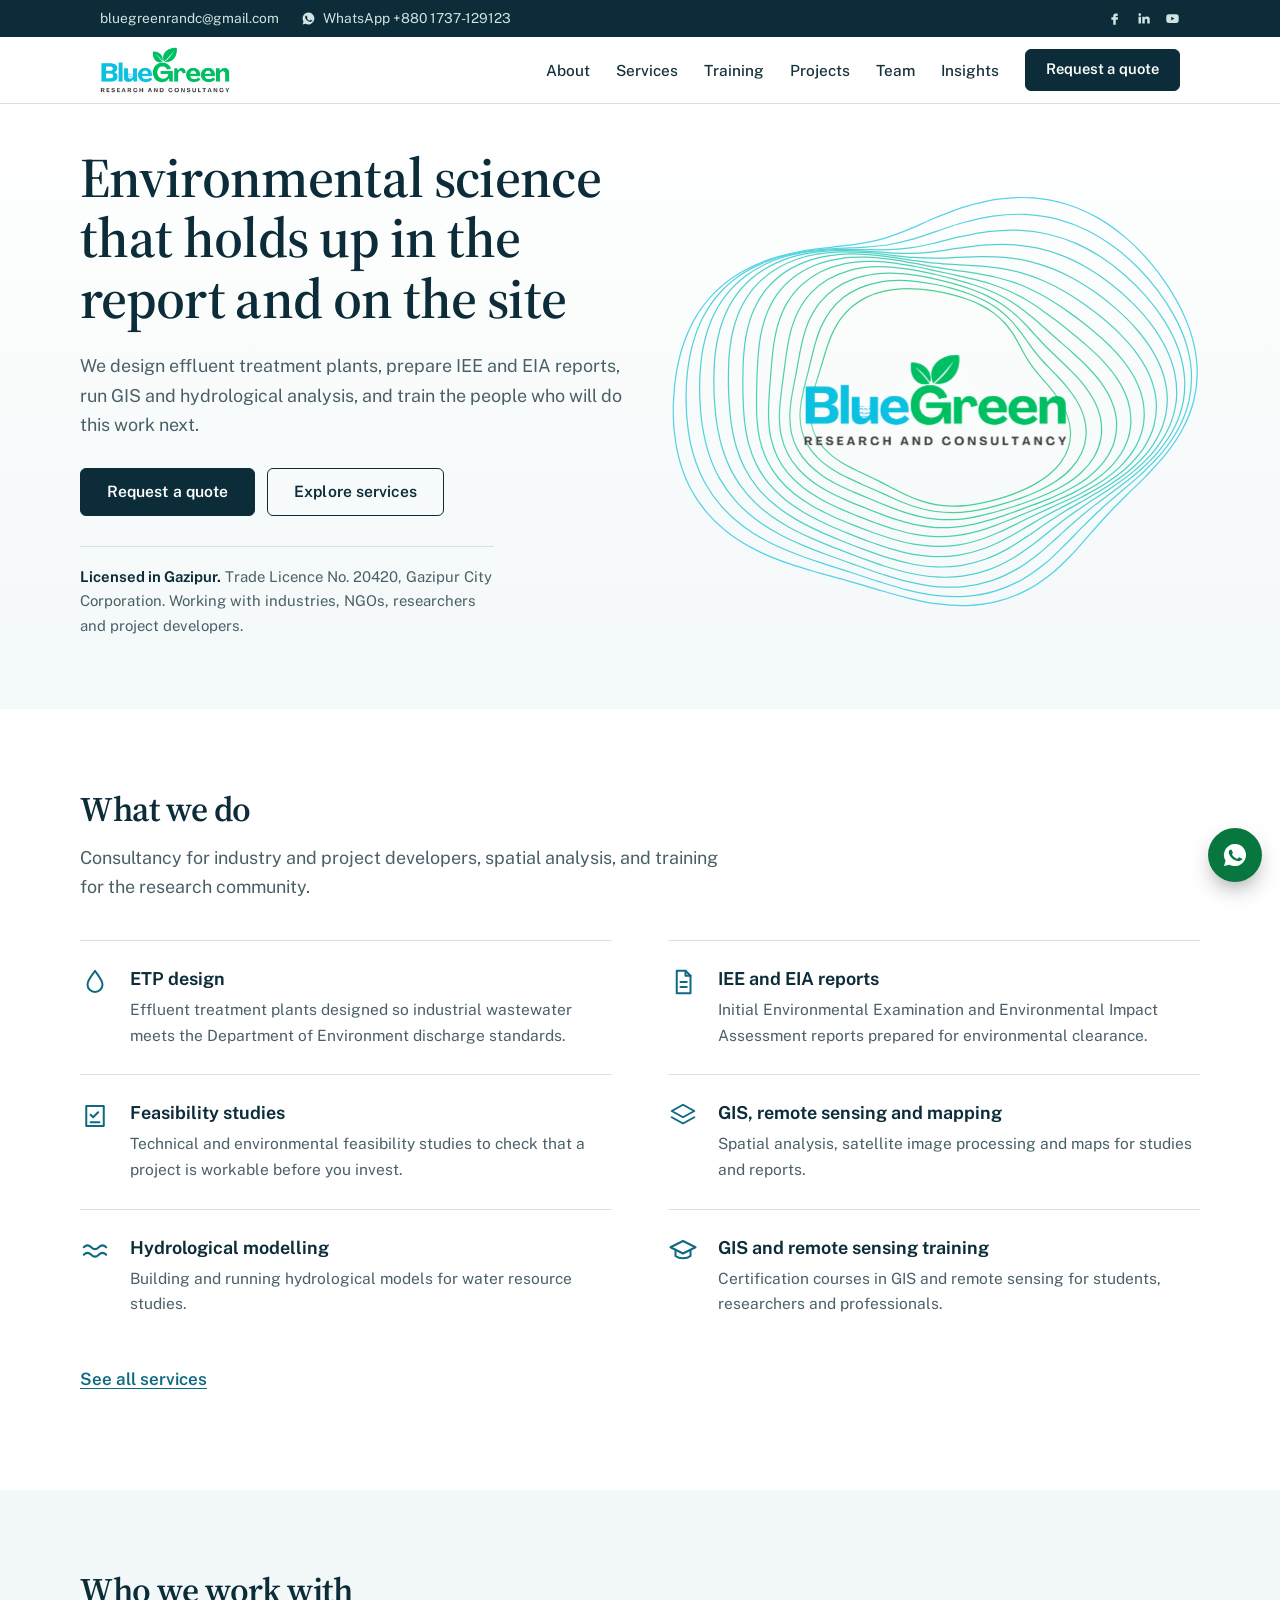
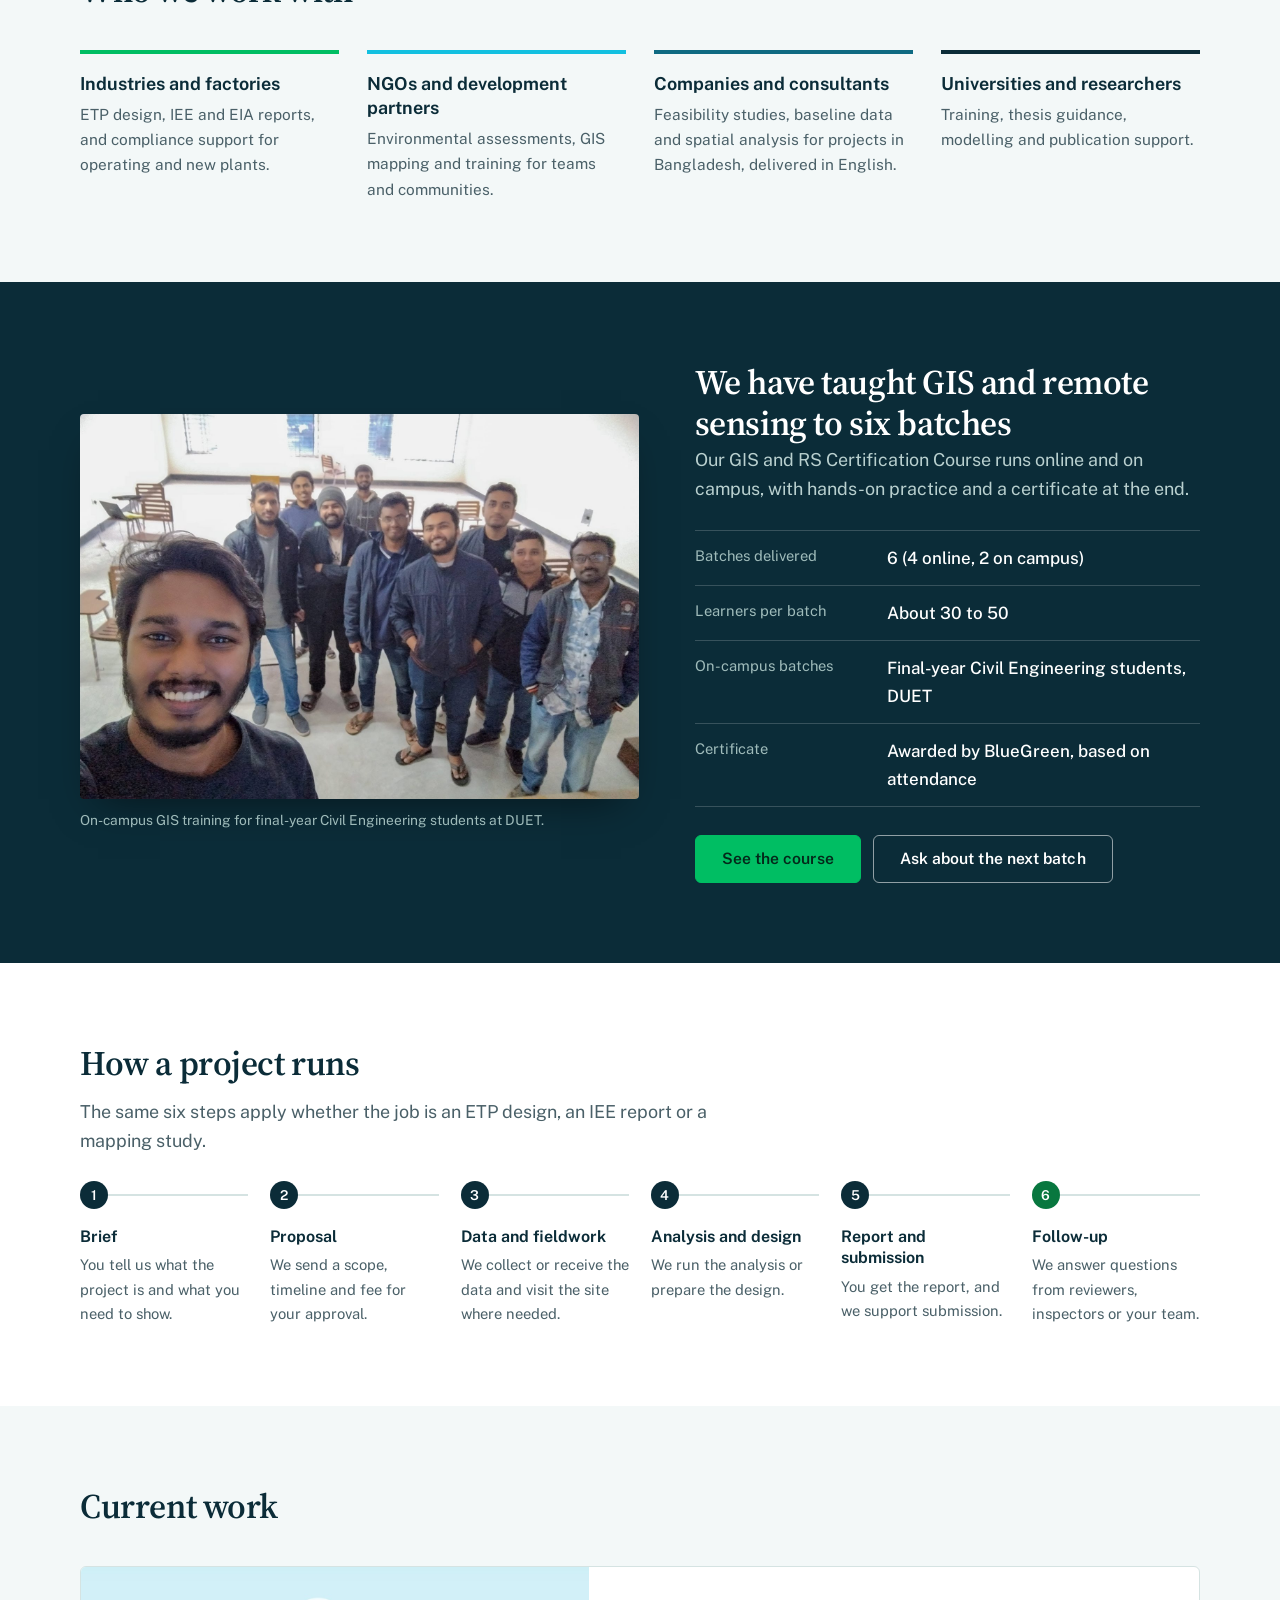
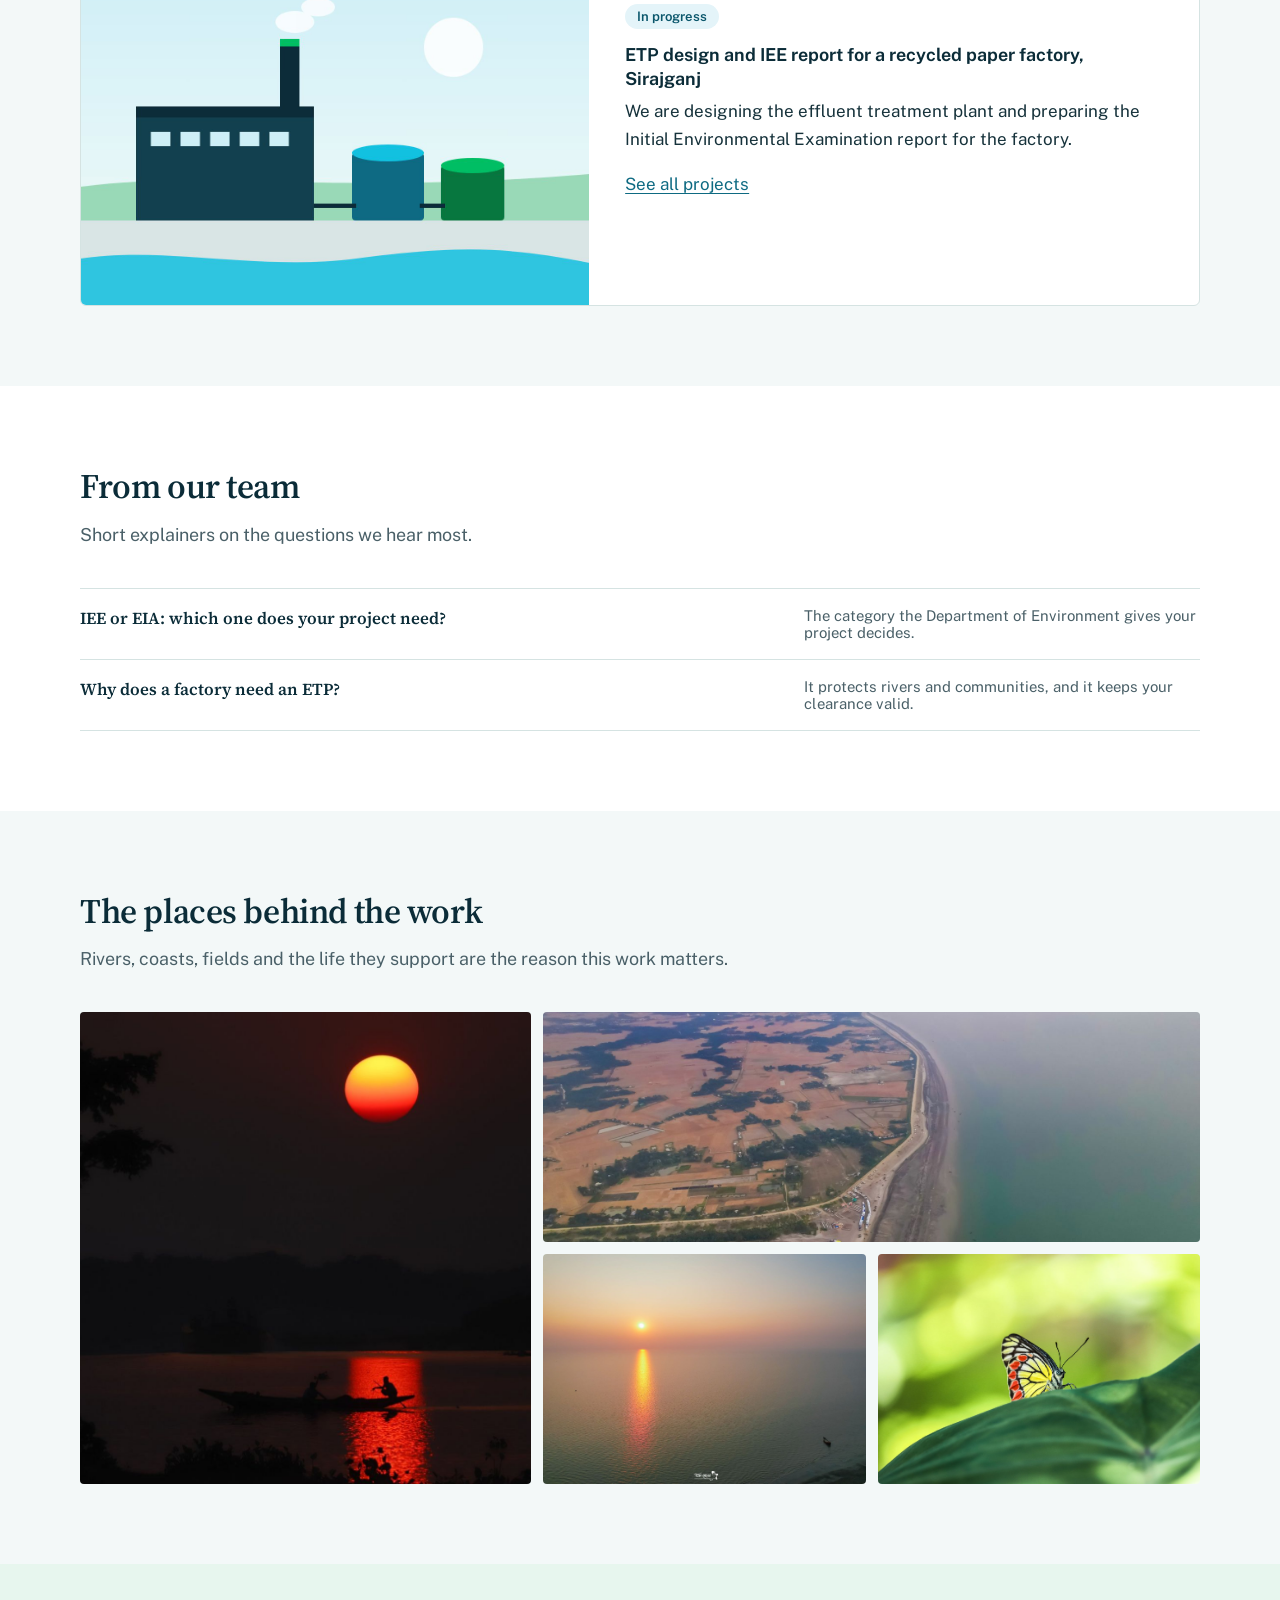
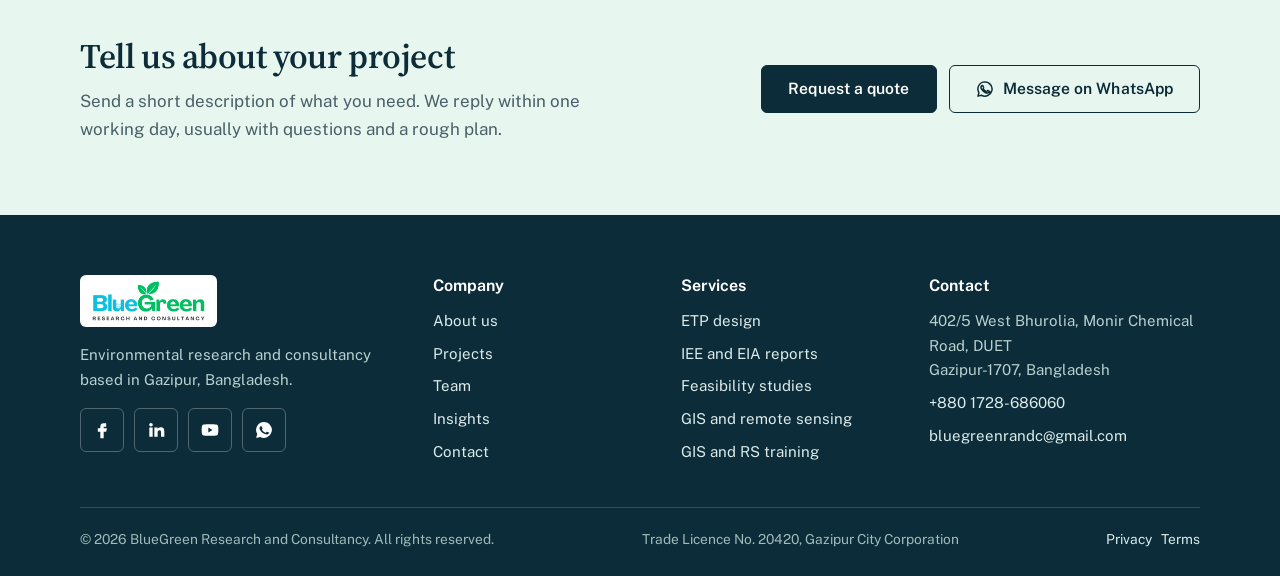
<file: index.html>
<!DOCTYPE html>
<html lang="en"><head><meta charset="utf-8">
<meta name="viewport" content="width=device-width, initial-scale=1">
<title>Environmental research and consultancy in Bangladesh</title>
<meta name="description" content="BlueGreen Research and Consultancy, Gazipur: ETP design, IEE and EIA reports, feasibility studies, GIS and remote sensing, hydrological modelling and research support.">
<meta name="theme-color" content="#0b2c38">
<meta property="og:type" content="website"><meta property="og:site_name" content="BlueGreen Research and Consultancy">
<meta property="og:title" content="Environmental research and consultancy in Bangladesh"><meta property="og:description" content="BlueGreen Research and Consultancy, Gazipur: ETP design, IEE and EIA reports, feasibility studies, GIS and remote sensing, hydrological modelling and research support.">

<link rel="icon" href="favicon.png" sizes="48x48"><link rel="icon" href="favicon-192.png" sizes="192x192" type="image/png"><link rel="apple-touch-icon" href="apple-touch-icon.png">
<link rel="preconnect" href="https://fonts.googleapis.com"><link rel="preconnect" href="https://fonts.gstatic.com" crossorigin>
<link href="https://fonts.googleapis.com/css2?family=Public+Sans:wght@400;500;600;700&family=Source+Serif+4:opsz,wght@8..60,500;8..60,600&display=swap" rel="stylesheet">
<link rel="stylesheet" href="style.css">
<script>document.documentElement.className+=" js"</script>
<script type="application/ld+json">{"@context": "https://schema.org", "@type": "ProfessionalService", "name": "BlueGreen Research and Consultancy", "email": "bluegreenrandc@gmail.com", "telephone": "+8801728686060", "address": {"@type": "PostalAddress", "streetAddress": "402/5 West Bhurolia, Monir Chemical Road, DUET", "addressLocality": "Gazipur", "postalCode": "1707", "addressCountry": "BD"}, "sameAs": ["https://www.facebook.com/bluegreenrand", "https://www.linkedin.com/company/bluegreen-research-and-consuntancy/", "https://www.youtube.com/@BlueGreenResearchandConsultanc"], "description": "Environmental research and consultancy: ETP design, IEE/EIA, GIS and remote sensing, training."}</script></head><body>
<a class="skip" href="#main">Skip to content</a>
<div class="topbar"><div class="wrap topbar-in">
<div class="tb-left"><a href="mailto:bluegreenrandc@gmail.com">bluegreenrandc@gmail.com</a><a href="https://wa.me/8801737129123?text=Hello%20BlueGreen%2C%20I%20would%20like%20to%20discuss%20a%20project." rel="noopener"><svg viewBox="0 0 24 24" aria-hidden="true"><path d="M12 2.5a9.5 9.5 0 0 0-8.1 14.4L2.6 21.5l4.7-1.2A9.5 9.5 0 1 0 12 2.5zm5.3 13.6c-.2.6-1.300 1.200-1.800 1.200-.5.100-1 .2-3.200-.7-2.700-1.100-4.400-3.800-4.600-4-.1-.2-1.100-1.400-1.100-2.700s.7-1.900.9-2.200c.2-.3.500-.3.700-.3h.5c.2 0 .4 0 .6.500l.8 1.900c.1.200.1.400 0 .6l-.4.600c-.2.200-.3.400-.1.700.2.300.8 1.300 1.700 2.100 1.100 1 2.100 1.300 2.400 1.500.3.100.5.100.6-.1l.9-1c.2-.3.400-.2.700-.1l1.800.9c.3.100.5.200.5.300.1.200.1.800-.1 1.300z"/></svg>WhatsApp +880 1737-129123</a></div>
<div class="tb-right"><a href="https://www.facebook.com/bluegreenrand" rel="noopener" aria-label="Facebook"><svg viewBox="0 0 24 24" aria-hidden="true"><path d="M14 8h3V4h-3a4 4 0 0 0-4 4v2H7v4h3v8h4v-8h3l1-4h-4V8z"/></svg></a><a href="https://www.linkedin.com/company/bluegreen-research-and-consuntancy/" rel="noopener" aria-label="LinkedIn"><svg viewBox="0 0 24 24" aria-hidden="true"><path d="M4 9h4v11H4zM6 3.5a2.2 2.2 0 1 1 0 4.4 2.2 2.2 0 0 1 0-4.4zM10 9h3.8v1.6c.6-1 1.9-1.9 3.8-1.9 4 0 4.4 2.6 4.4 6V20h-4v-4.8c0-1.3 0-2.9-1.8-2.9s-2.2 1.4-2.2 2.8V20h-4z"/></svg></a><a href="https://www.youtube.com/@BlueGreenResearchandConsultanc" rel="noopener" aria-label="YouTube"><svg viewBox="0 0 24 24" aria-hidden="true"><path d="M21.6 7.2a2.5 2.5 0 0 0-1.8-1.8C18.2 5 12 5 12 5s-6.2 0-7.8.4A2.5 2.5 0 0 0 2.4 7.2C2 8.8 2 12 2 12s0 3.2.4 4.8a2.5 2.5 0 0 0 1.8 1.8C5.8 19 12 19 12 19s6.2 0 7.8-.4a2.5 2.5 0 0 0 1.8-1.8c.4-1.6.4-4.8.4-4.8s0-3.2-.4-4.8zM10 15V9l5 3z"/></svg></a></div>
</div></div>
<header class="site-header"><nav class="wrap nav" aria-label="Main">
<a class="brand" href="index.html"><img src="logo.png" width="130" height="46" alt="BlueGreen Research and Consultancy - home"></a>
<button class="nav-toggle" type="button" aria-expanded="false" aria-controls="menu"><span></span><span></span><span></span><span class="sr">Menu</span></button>
<ul id="menu" class="menu"><li><a href="about.html">About</a></li><li><a href="services.html">Services</a></li><li><a href="training.html">Training</a></li><li><a href="projects.html">Projects</a></li><li><a href="team.html">Team</a></li><li><a href="insights.html">Insights</a></li><li><a class="btn btn-sm" href="contact.html">Request a quote</a></li></ul>
</nav></header>
<main id="main">

<section class="hero"><div class="wrap hero-grid">
<div>
<h1>Environmental science that holds up in the report and on the site</h1>
<p class="lead">We design effluent treatment plants, prepare IEE and EIA reports, run GIS and hydrological analysis, and train the people who will do this work next.</p>
<div class="btn-row"><a class="btn" href="contact.html">Request a quote</a><a class="btn btn-line" href="services.html">Explore services</a></div>
<p class="hero-note"><b>Licensed in Gazipur.</b> Trade Licence No. 20420, Gazipur City Corporation. Working with industries, NGOs, researchers and project developers.</p>
</div>
<div class="emblem" aria-hidden="false">
<svg viewBox="0 0 640 560" aria-hidden="true" focusable="false"><circle class="rip" cx="320" cy="280" r="120" style="--r:0"/><circle class="rip" cx="320" cy="280" r="120" style="--r:1"/><circle class="rip" cx="320" cy="280" r="120" style="--r:2"/><g class="contours"><path d="M470.0,280.0C473.5,285.6 477.0,291.8 479.1,298.0C481.3,304.3 482.9,311.1 483.2,317.6C483.4,324.1 482.5,330.9 480.5,337.2C478.6,343.4 475.2,349.6 471.2,355.1C467.2,360.6 462.0,365.6 456.6,370.1C451.1,374.6 444.8,378.5 438.5,382.0C432.3,385.4 425.6,388.4 419.1,391.0C412.5,393.7 405.8,396.0 399.2,398.0C392.6,400.0 386.0,401.8 379.4,403.3C372.7,404.7 366.1,405.9 359.5,406.7C352.8,407.4 346.1,407.8 339.5,407.7C333.0,407.5 326.3,406.9 320.0,405.8C313.7,404.7 307.4,403.0 301.5,401.0C295.5,399.1 289.9,396.7 284.4,394.2C279.0,391.8 273.9,389.0 268.7,386.4C263.6,383.8 258.8,381.2 253.8,378.7C248.7,376.1 243.8,373.7 238.6,371.3C233.4,368.8 228.0,366.4 222.7,363.7C217.3,361.0 211.7,358.2 206.4,354.9C201.2,351.6 195.8,348.0 191.3,343.9C186.7,339.8 182.4,335.1 179.1,330.2C175.7,325.3 173.1,319.8 171.3,314.3C169.6,308.8 168.8,302.9 168.5,297.1C168.3,291.4 169.1,285.6 170.0,280.0C170.9,274.4 172.5,268.9 174.0,263.5C175.5,258.1 177.3,252.8 178.9,247.5C180.5,242.2 182.1,236.9 183.8,231.5C185.4,226.0 187.0,220.5 188.9,214.9C190.9,209.3 192.8,203.5 195.6,197.9C198.3,192.3 201.3,186.5 205.2,181.3C209.1,176.1 213.6,170.9 218.8,166.6C224.0,162.2 230.0,158.3 236.2,155.2C242.5,152.1 249.5,149.8 256.5,148.1C263.4,146.4 270.8,145.5 277.9,145.0C285.1,144.5 292.4,144.8 299.4,145.3C306.4,145.7 313.3,146.7 320.0,147.8C326.7,148.9 333.3,150.3 339.6,151.9C346.0,153.5 352.2,155.3 358.2,157.5C364.1,159.6 370.0,162.1 375.4,164.9C380.9,167.8 386.1,171.0 390.8,174.6C395.5,178.1 399.8,182.2 403.6,186.3C407.4,190.5 410.6,195.1 413.6,199.5C416.6,204.0 419.0,208.6 421.5,213.0C424.0,217.5 426.1,221.8 428.6,226.1C431.1,230.3 433.6,234.3 436.6,238.5C439.6,242.6 443.0,246.5 446.6,250.8C450.2,255.1 454.4,259.5 458.3,264.3C462.2,269.2 466.5,274.4 470.0,280.0Z" stroke="#00be63" pathLength="1" style="--i:0"/>
<path d="M490.5,280.0C494.2,286.4 497.6,293.3 499.5,300.3C501.5,307.3 502.5,314.8 502.0,321.9C501.6,329.1 499.8,336.4 496.8,343.0C493.9,349.6 489.5,356.0 484.4,361.6C479.4,367.3 473.1,372.4 466.8,376.8C460.4,381.3 453.2,385.1 446.2,388.5C439.2,392.0 431.9,394.8 424.8,397.5C417.7,400.1 410.6,402.4 403.6,404.5C396.5,406.6 389.6,408.5 382.6,410.1C375.7,411.6 368.7,413.1 361.7,414.0C354.8,414.9 347.7,415.5 340.8,415.6C333.8,415.6 326.8,415.2 320.0,414.2C313.2,413.3 306.5,411.8 300.1,410.0C293.7,408.2 287.5,405.9 281.5,403.6C275.5,401.3 269.8,398.6 264.1,396.1C258.4,393.6 252.9,391.0 247.2,388.5C241.5,385.9 235.8,383.5 230.0,380.9C224.2,378.3 218.1,375.7 212.2,372.7C206.3,369.7 200.1,366.6 194.5,362.8C188.8,359.1 183.2,355.0 178.4,350.3C173.6,345.7 169.2,340.4 165.9,334.9C162.6,329.4 160.0,323.3 158.4,317.2C156.7,311.2 156.1,304.8 156.0,298.6C155.9,292.4 156.8,286.1 157.7,280.0C158.7,273.9 160.2,268.0 161.6,262.1C163.0,256.2 164.6,250.4 166.1,244.5C167.5,238.6 168.8,232.8 170.4,226.7C171.9,220.6 173.3,214.4 175.3,208.1C177.2,201.9 179.3,195.3 182.3,189.1C185.3,182.9 188.8,176.6 193.2,170.9C197.5,165.3 202.8,159.8 208.7,155.2C214.6,150.7 221.4,146.7 228.5,143.7C235.5,140.6 243.4,138.4 251.1,137.0C258.8,135.5 267.0,135.0 274.8,134.8C282.6,134.7 290.4,135.3 298.0,136.2C305.5,137.0 312.9,138.3 320.0,139.7C327.1,141.1 334.0,142.8 340.7,144.7C347.4,146.6 353.9,148.6 360.2,150.9C366.5,153.3 372.6,155.9 378.4,158.8C384.1,161.8 389.6,165.1 394.7,168.8C399.7,172.4 404.4,176.5 408.6,180.7C412.9,184.9 416.6,189.4 420.2,193.9C423.7,198.3 426.8,202.9 430.1,207.4C433.3,211.8 436.3,216.2 439.8,220.5C443.2,224.9 446.7,229.0 450.7,233.4C454.7,237.8 459.1,242.1 463.6,246.9C468.0,251.7 473.1,256.6 477.6,262.2C482.1,267.7 486.9,273.6 490.5,280.0Z" stroke="#02be6e" pathLength="1" style="--i:1"/>
<path d="M511.6,280.0C515.2,287.1 518.3,294.9 519.7,302.6C521.0,310.3 521.2,318.5 519.9,326.1C518.5,333.7 515.6,341.4 511.6,348.3C507.6,355.1 502.0,361.6 495.9,367.3C489.9,373.1 482.6,378.1 475.3,382.5C468.1,387.0 460.2,390.6 452.6,394.0C445.0,397.4 437.2,400.2 429.7,403.0C422.2,405.7 414.8,408.1 407.5,410.3C400.2,412.6 393.1,414.8 385.8,416.6C378.6,418.5 371.4,420.3 364.1,421.5C356.8,422.7 349.4,423.7 342.0,424.0C334.7,424.3 327.2,424.2 320.0,423.5C312.8,422.8 305.5,421.4 298.6,419.8C291.6,418.2 284.9,416.0 278.3,413.8C271.7,411.6 265.4,409.0 259.1,406.5C252.7,404.0 246.6,401.4 240.3,398.8C233.9,396.2 227.6,393.6 221.2,390.8C214.7,387.9 208.1,385.1 201.7,381.8C195.3,378.4 188.6,374.8 182.7,370.6C176.7,366.4 170.8,361.7 165.9,356.5C161.0,351.3 156.5,345.5 153.2,339.4C149.9,333.4 147.4,326.7 145.8,320.1C144.3,313.6 143.8,306.7 143.7,300.0C143.6,293.3 144.4,286.6 145.3,280.0C146.1,273.4 147.5,267.0 148.7,260.6C149.9,254.2 151.1,247.9 152.4,241.4C153.6,234.9 154.6,228.3 156.0,221.6C157.4,214.8 158.7,207.9 160.8,200.9C162.8,194.0 165.1,186.8 168.5,180.0C171.9,173.3 175.9,166.4 181.0,160.4C186.0,154.5 192.1,148.8 198.8,144.1C205.5,139.5 213.3,135.7 221.2,132.8C229.1,129.9 237.8,128.1 246.3,127.0C254.8,125.9 263.6,125.8 272.0,126.1C280.5,126.3 288.8,127.4 296.8,128.6C304.8,129.8 312.5,131.4 320.0,133.1C327.5,134.7 334.6,136.6 341.6,138.6C348.7,140.6 355.5,142.7 362.0,145.1C368.6,147.4 375.1,150.0 381.2,152.9C387.3,155.9 393.2,159.1 398.8,162.7C404.3,166.3 409.4,170.2 414.3,174.3C419.1,178.4 423.5,182.9 427.9,187.2C432.2,191.6 436.1,196.2 440.2,200.6C444.4,205.1 448.4,209.5 452.8,214.0C457.3,218.6 461.9,223.0 466.8,227.7C471.7,232.5 477.1,237.2 482.3,242.6C487.6,247.9 493.3,253.6 498.2,259.8C503.0,266.1 508.0,272.9 511.6,280.0Z" stroke="#03be7a" pathLength="1" style="--i:2"/>
<path d="M532.5,280.0C535.8,287.9 538.2,296.5 538.8,304.8C539.4,313.1 538.5,321.8 536.1,329.8C533.7,337.8 529.5,345.8 524.4,352.8C519.3,359.9 512.5,366.4 505.5,372.1C498.5,377.8 490.3,382.7 482.3,387.1C474.4,391.5 465.9,395.1 457.9,398.6C449.8,402.0 441.8,404.9 434.0,407.8C426.3,410.7 418.8,413.4 411.3,416.0C403.8,418.6 396.5,421.2 389.1,423.5C381.6,425.7 374.2,427.9 366.6,429.6C359.0,431.2 351.2,432.6 343.5,433.2C335.7,433.9 327.7,434.0 320.0,433.6C312.3,433.1 304.5,432.0 297.0,430.5C289.5,429.0 282.1,426.9 274.9,424.7C267.7,422.5 260.8,419.9 253.9,417.3C246.9,414.8 240.1,412.1 233.2,409.3C226.3,406.5 219.3,403.8 212.3,400.7C205.4,397.6 198.2,394.4 191.3,390.7C184.5,386.9 177.4,382.9 171.2,378.2C164.9,373.5 158.8,368.3 153.8,362.5C148.7,356.8 144.2,350.4 140.9,343.8C137.5,337.2 135.1,330.1 133.5,323.0C131.8,315.9 131.3,308.5 131.1,301.4C130.9,294.2 131.6,287.1 132.3,280.0C132.9,272.9 134.0,266.0 134.8,259.0C135.7,252.0 136.6,245.1 137.6,238.0C138.6,230.8 139.3,223.5 140.7,216.1C142.0,208.7 143.3,201.0 145.6,193.4C147.9,185.8 150.6,178.0 154.5,170.8C158.4,163.6 163.2,156.3 169.0,150.1C174.8,144.0 181.9,138.2 189.5,133.7C197.1,129.2 205.9,125.6 214.6,123.1C223.4,120.5 233.0,119.2 242.2,118.5C251.4,117.8 260.9,118.2 269.8,118.9C278.8,119.6 287.5,121.1 295.9,122.5C304.3,124.0 312.2,125.9 320.0,127.6C327.8,129.4 335.2,131.3 342.5,133.2C349.8,135.2 356.9,137.1 363.8,139.4C370.8,141.6 377.6,143.9 384.2,146.7C390.8,149.4 397.3,152.4 403.4,155.8C409.5,159.1 415.4,162.9 421.0,166.8C426.6,170.8 431.8,175.1 437.0,179.4C442.2,183.7 447.1,188.2 452.2,192.7C457.4,197.3 462.4,201.8 467.8,206.6C473.3,211.4 478.9,216.1 484.7,221.3C490.4,226.6 496.7,231.9 502.5,238.0C508.2,244.0 514.4,250.4 519.4,257.4C524.4,264.4 529.3,272.1 532.5,280.0Z" stroke="#05bf85" pathLength="1" style="--i:3"/>
<path d="M552.5,280.0C555.1,288.6 556.6,297.9 556.2,306.7C555.8,315.6 553.7,324.7 550.2,333.0C546.7,341.4 541.2,349.5 535.0,356.6C528.9,363.7 521.0,370.2 513.2,375.9C505.3,381.6 496.4,386.4 488.0,390.8C479.5,395.3 470.7,398.9 462.4,402.5C454.1,406.1 446.0,409.2 438.2,412.4C430.3,415.7 422.8,418.8 415.3,421.9C407.7,425.0 400.3,428.1 392.7,430.9C385.0,433.7 377.4,436.5 369.4,438.6C361.5,440.7 353.3,442.5 345.0,443.5C336.8,444.5 328.3,444.9 320.0,444.6C311.7,444.3 303.3,443.3 295.2,441.8C287.1,440.4 279.2,438.3 271.4,436.0C263.6,433.8 256.1,431.1 248.5,428.4C241.0,425.7 233.6,422.8 226.1,419.8C218.7,416.8 211.1,413.8 203.6,410.4C196.2,407.0 188.5,403.5 181.2,399.3C174.0,395.2 166.6,390.7 160.0,385.6C153.5,380.4 147.2,374.6 141.9,368.4C136.7,362.2 132.1,355.3 128.6,348.2C125.1,341.1 122.7,333.4 120.9,325.9C119.1,318.3 118.5,310.5 118.1,302.9C117.6,295.2 118.1,287.6 118.4,280.0C118.7,272.4 119.4,265.0 119.9,257.3C120.5,249.7 121.0,242.2 121.8,234.3C122.6,226.5 123.2,218.5 124.5,210.4C125.9,202.3 127.4,193.8 130.1,185.7C132.7,177.6 136.0,169.2 140.6,161.6C145.2,154.1 150.9,146.6 157.7,140.4C164.4,134.2 172.6,128.6 181.1,124.3C189.7,120.1 199.5,116.9 209.1,114.8C218.7,112.7 229.1,111.9 238.9,111.7C248.8,111.4 258.7,112.4 268.1,113.4C277.5,114.5 286.5,116.3 295.2,117.9C303.8,119.5 312.0,121.4 320.0,123.1C328.0,124.8 335.6,126.4 343.3,128.1C350.9,129.8 358.3,131.4 365.7,133.2C373.1,135.1 380.5,137.0 387.7,139.4C394.9,141.8 402.1,144.5 408.9,147.5C415.8,150.6 422.5,154.1 429.0,157.8C435.5,161.6 441.7,165.8 447.8,170.1C454.0,174.4 459.9,178.9 466.1,183.6C472.2,188.3 478.3,193.1 484.6,198.3C490.9,203.4 497.5,208.7 503.9,214.5C510.4,220.3 517.2,226.4 523.3,233.2C529.4,239.9 535.6,247.2 540.5,255.0C545.4,262.8 549.8,271.4 552.5,280.0Z" stroke="#07bf90" pathLength="1" style="--i:4"/>
<path d="M570.7,280.0C572.5,289.3 572.9,299.2 571.4,308.5C570.0,317.8 566.6,327.2 562.0,335.8C557.3,344.3 550.7,352.4 543.5,359.6C536.4,366.8 527.7,373.2 519.2,378.9C510.7,384.6 501.4,389.4 492.6,393.9C483.9,398.5 475.0,402.2 466.7,406.1C458.3,410.0 450.3,413.6 442.5,417.3C434.6,421.0 427.3,424.7 419.6,428.4C412.0,432.1 404.6,436.0 396.7,439.3C388.9,442.7 380.9,446.1 372.6,448.7C364.2,451.3 355.5,453.5 346.8,454.8C338.0,456.1 328.9,456.6 320.0,456.4C311.1,456.3 302.1,455.2 293.4,453.7C284.7,452.2 276.2,449.9 267.8,447.5C259.5,445.1 251.4,442.2 243.3,439.3C235.2,436.4 227.2,433.3 219.2,430.1C211.2,426.9 203.2,423.6 195.2,419.9C187.2,416.1 179.1,412.3 171.4,407.8C163.7,403.3 156.0,398.3 149.1,392.8C142.2,387.2 135.7,380.9 130.2,374.3C124.7,367.6 119.9,360.2 116.2,352.6C112.5,345.0 109.8,336.9 107.8,328.9C105.8,320.9 104.9,312.6 104.1,304.4C103.4,296.3 103.4,288.2 103.4,280.0C103.4,271.8 103.6,263.8 103.9,255.5C104.2,247.3 104.4,239.0 105.1,230.5C105.7,222.0 106.3,213.2 107.9,204.5C109.5,195.7 111.4,186.6 114.6,178.0C117.9,169.4 122.0,160.7 127.4,152.9C132.9,145.2 139.7,137.7 147.5,131.6C155.2,125.5 164.5,120.3 174.0,116.4C183.6,112.5 194.3,109.9 204.7,108.3C215.1,106.6 226.1,106.4 236.5,106.6C246.9,106.8 257.2,108.2 266.9,109.4C276.5,110.7 285.8,112.6 294.6,114.1C303.5,115.7 311.7,117.3 320.0,118.7C328.3,120.1 336.1,121.3 344.1,122.5C352.1,123.7 360.0,124.7 368.0,126.0C375.9,127.4 384.0,128.7 391.9,130.6C399.9,132.6 407.9,134.8 415.6,137.5C423.4,140.3 431.1,143.5 438.5,147.2C446.0,150.8 453.2,154.9 460.4,159.3C467.5,163.7 474.5,168.4 481.5,173.4C488.6,178.4 495.6,183.6 502.7,189.3C509.7,195.0 517.0,200.9 523.9,207.4C530.8,213.9 537.9,220.8 544.0,228.4C550.2,235.9 556.2,244.1 560.7,252.8C565.1,261.4 568.9,270.7 570.7,280.0Z" stroke="#08bf9c" pathLength="1" style="--i:5"/>
<path d="M586.7,280.0C587.5,289.9 586.7,300.3 584.2,309.9C581.6,319.6 577.0,329.2 571.4,337.9C565.7,346.6 558.0,354.8 550.2,362.0C542.3,369.2 533.0,375.5 524.1,381.3C515.2,387.1 505.7,391.9 496.9,396.7C488.0,401.5 479.3,405.6 471.1,409.9C462.8,414.2 455.1,418.4 447.3,422.7C439.6,427.1 432.4,431.6 424.7,435.9C417.0,440.3 409.5,444.9 401.4,448.9C393.3,452.9 384.8,456.9 376.1,459.9C367.3,462.9 358.0,465.4 348.6,466.9C339.3,468.4 329.5,469.0 320.0,468.8C310.5,468.6 300.9,467.3 291.6,465.7C282.3,464.0 273.2,461.5 264.3,458.8C255.4,456.2 246.8,453.1 238.1,450.0C229.5,446.8 221.1,443.5 212.6,440.0C204.1,436.5 195.5,433.0 187.0,429.0C178.6,425.0 170.0,420.9 161.8,416.0C153.7,411.2 145.5,405.9 138.2,400.0C130.9,394.0 124.0,387.3 118.2,380.2C112.3,373.1 107.3,365.2 103.2,357.2C99.2,349.2 96.2,340.6 93.8,332.1C91.5,323.6 90.2,314.8 89.1,306.1C88.0,297.5 87.6,288.8 87.3,280.0C86.9,271.2 86.8,262.5 86.9,253.6C87.0,244.7 87.1,235.7 87.8,226.5C88.6,217.3 89.4,207.9 91.4,198.6C93.4,189.3 95.9,179.6 99.9,170.7C103.9,161.8 109.0,152.8 115.5,145.0C122.0,137.3 129.9,130.0 138.8,124.1C147.6,118.3 157.9,113.5 168.4,110.1C178.8,106.6 190.4,104.6 201.5,103.5C212.6,102.3 224.1,102.7 234.8,103.2C245.6,103.7 256.1,105.3 266.0,106.5C275.8,107.8 285.1,109.5 294.1,110.8C303.1,112.0 311.5,113.1 320.0,113.9C328.5,114.8 336.7,115.2 345.2,115.7C353.6,116.2 362.1,116.4 370.8,117.1C379.4,117.8 388.3,118.5 397.1,119.9C405.9,121.3 414.9,123.1 423.7,125.6C432.4,128.0 441.1,131.1 449.6,134.8C458.0,138.4 466.3,142.6 474.4,147.2C482.5,151.8 490.4,156.9 498.2,162.4C506.1,167.9 513.8,173.7 521.4,180.0C529.0,186.3 536.7,193.0 543.8,200.3C550.8,207.6 558.0,215.4 563.9,223.8C569.8,232.2 575.4,241.3 579.2,250.7C583.0,260.0 585.9,270.1 586.7,280.0Z" stroke="#0abfa7" pathLength="1" style="--i:6"/>
<path d="M600.2,280.0C600.0,290.4 598.0,301.1 594.4,311.1C590.8,321.0 585.2,330.8 578.7,339.6C572.1,348.4 563.7,356.5 555.4,363.8C547.0,371.1 537.4,377.5 528.3,383.4C519.3,389.4 509.9,394.4 501.2,399.6C492.5,404.7 484.1,409.3 476.1,414.2C468.0,419.1 460.6,424.0 453.0,429.1C445.4,434.2 438.3,439.5 430.5,444.6C422.8,449.7 415.0,455.1 406.5,459.7C398.1,464.3 389.2,468.7 379.8,472.0C370.5,475.4 360.5,478.0 350.6,479.6C340.6,481.1 330.1,481.6 320.0,481.2C309.9,480.8 299.6,479.3 289.8,477.4C279.9,475.5 270.3,472.6 260.9,469.8C251.5,466.9 242.4,463.5 233.2,460.1C224.1,456.8 215.2,453.3 206.2,449.6C197.1,445.9 188.0,442.2 179.0,438.0C170.0,433.8 160.9,429.4 152.2,424.3C143.5,419.2 134.8,413.7 127.0,407.3C119.3,401.0 111.8,394.0 105.5,386.5C99.3,379.0 93.8,370.7 89.3,362.2C84.9,353.7 81.5,344.6 78.8,335.6C76.0,326.6 74.4,317.2 72.9,308.0C71.5,298.7 70.8,289.4 70.2,280.0C69.6,270.6 69.3,261.2 69.4,251.6C69.5,242.0 69.6,232.3 70.6,222.5C71.7,212.8 72.9,202.7 75.6,192.9C78.2,183.2 81.6,173.2 86.5,164.1C91.4,155.0 97.7,145.9 105.2,138.3C112.8,130.6 122.0,123.6 131.8,118.2C141.7,112.7 153.0,108.5 164.3,105.5C175.6,102.6 187.8,101.1 199.4,100.4C211.0,99.6 222.8,100.3 233.8,100.9C244.7,101.6 255.2,103.1 265.2,104.1C275.2,105.1 284.4,106.4 293.5,107.0C302.7,107.7 311.2,107.9 320.0,107.9C328.8,107.9 337.4,107.3 346.5,107.0C355.5,106.6 364.8,105.9 374.3,105.9C383.7,105.8 393.6,105.9 403.4,106.8C413.2,107.8 423.3,109.2 433.1,111.6C442.8,113.9 452.6,117.0 462.0,120.8C471.5,124.6 480.7,129.1 489.6,134.2C498.5,139.2 507.1,144.9 515.6,151.0C524.0,157.0 532.2,163.6 540.1,170.7C548.0,177.8 555.8,185.4 562.8,193.5C569.8,201.7 576.7,210.4 582.1,219.6C587.6,228.8 592.5,238.7 595.5,248.8C598.5,258.9 600.3,269.6 600.2,280.0Z" stroke="#0bbfb3" pathLength="1" style="--i:7"/>
<path d="M611.1,280.0C609.9,290.8 606.9,301.8 602.5,312.0C598.0,322.1 591.5,332.0 584.4,340.9C577.3,349.8 568.4,358.0 559.8,365.4C551.1,372.9 541.5,379.3 532.6,385.5C523.6,391.8 514.6,397.2 506.1,402.8C497.7,408.5 489.8,413.7 482.1,419.4C474.3,425.0 467.2,430.8 459.7,436.6C452.3,442.5 445.1,448.7 437.2,454.5C429.2,460.3 421.1,466.4 412.2,471.4C403.3,476.5 393.8,481.3 383.8,484.8C373.9,488.3 363.1,491.0 352.5,492.4C341.9,493.8 330.7,494.0 320.0,493.4C309.3,492.8 298.5,490.8 288.1,488.6C277.7,486.4 267.6,483.2 257.7,480.1C247.7,476.9 238.2,473.3 228.6,469.8C218.9,466.3 209.5,462.7 199.9,458.9C190.3,455.1 180.6,451.3 171.0,447.0C161.4,442.7 151.5,438.2 142.2,432.9C132.9,427.6 123.5,421.8 115.2,415.2C106.8,408.6 98.8,401.2 92.0,393.2C85.2,385.3 79.2,376.5 74.3,367.5C69.4,358.5 65.7,348.9 62.6,339.3C59.5,329.7 57.5,319.8 55.8,309.9C54.1,300.0 53.2,290.0 52.6,280.0C51.9,270.0 51.6,259.9 51.9,249.6C52.1,239.4 52.6,229.0 54.1,218.7C55.7,208.4 57.6,197.8 61.1,187.8C64.5,177.7 68.9,167.5 74.9,158.3C80.9,149.2 88.4,140.3 97.0,132.8C105.6,125.4 116.0,118.9 126.8,113.8C137.5,108.8 149.8,105.1 161.7,102.6C173.6,100.0 186.3,99.1 198.2,98.6C210.1,98.0 221.9,98.8 233.0,99.3C244.0,99.8 254.4,101.0 264.4,101.4C274.3,101.9 283.5,102.3 292.8,102.1C302.0,101.8 310.8,101.0 320.0,99.9C329.2,98.9 338.4,97.1 348.2,95.8C357.9,94.5 368.1,92.8 378.5,92.1C389.0,91.4 400.0,90.8 410.8,91.5C421.7,92.1 432.9,93.4 443.7,95.8C454.5,98.2 465.3,101.5 475.5,105.7C485.8,109.8 495.8,115.0 505.3,120.6C514.9,126.3 524.0,132.7 532.8,139.6C541.6,146.4 550.0,153.9 558.0,161.9C565.9,169.8 573.6,178.3 580.3,187.3C587.0,196.3 593.3,205.9 598.2,215.9C603.0,225.9 607.1,236.6 609.2,247.3C611.4,257.9 612.2,269.2 611.1,280.0Z" stroke="#0dbfbe" pathLength="1" style="--i:8"/>
<path d="M619.7,280.0C617.7,291.1 613.9,302.4 608.8,312.7C603.7,323.0 596.6,333.0 589.2,342.0C581.7,351.1 572.7,359.3 564.1,367.0C555.5,374.6 546.1,381.3 537.4,388.0C528.8,394.6 520.2,400.6 512.2,406.8C504.1,413.1 496.7,419.1 489.2,425.6C481.8,432.0 474.9,438.6 467.5,445.3C460.0,451.9 452.7,459.0 444.5,465.5C436.3,471.9 427.7,478.5 418.2,483.9C408.8,489.3 398.5,494.3 387.9,497.8C377.2,501.3 365.7,503.8 354.4,505.0C343.1,506.2 331.3,505.9 320.0,505.0C308.7,504.0 297.4,501.6 286.5,499.1C275.6,496.6 265.0,493.1 254.6,489.8C244.2,486.5 234.2,482.8 224.1,479.2C213.9,475.6 203.9,472.1 193.6,468.3C183.4,464.5 172.9,460.8 162.6,456.4C152.3,452.0 141.6,447.5 131.6,442.0C121.5,436.6 111.4,430.5 102.4,423.6C93.3,416.7 84.7,408.9 77.3,400.5C69.9,392.1 63.5,382.8 58.2,373.3C52.8,363.7 48.7,353.5 45.4,343.3C42.1,333.0 39.9,322.5 38.1,311.9C36.4,301.4 35.5,290.7 35.0,280.0C34.5,269.3 34.4,258.5 35.1,247.7C35.8,237.0 36.8,226.0 39.0,215.3C41.3,204.5 44.1,193.6 48.6,183.3C53.0,173.0 58.5,162.8 65.6,153.7C72.7,144.6 81.3,136.0 91.0,128.9C100.6,121.7 112.0,115.7 123.5,111.0C135.0,106.4 147.9,103.2 160.2,100.9C172.6,98.7 185.5,98.0 197.4,97.4C209.4,96.9 221.2,97.5 232.1,97.5C243.1,97.6 253.2,98.0 263.2,97.6C273.1,97.2 282.2,96.5 291.7,95.1C301.2,93.7 310.2,91.5 320.0,89.3C329.8,87.1 339.7,84.1 350.3,81.9C360.9,79.6 372.2,77.0 383.6,75.7C395.1,74.4 407.3,73.5 419.2,74.0C431.1,74.5 443.5,76.0 455.2,78.6C466.9,81.3 478.6,85.2 489.6,90.0C500.5,94.7 511.1,100.7 521.0,107.1C531.0,113.6 540.4,120.9 549.3,128.7C558.1,136.5 566.5,144.9 574.3,153.8C582.0,162.6 589.3,172.0 595.6,181.8C601.8,191.7 607.6,202.1 611.7,212.8C615.9,223.5 619.1,234.8 620.4,246.0C621.8,257.2 621.6,268.9 619.7,280.0Z" stroke="#0fc0c9" pathLength="1" style="--i:9"/>
<path d="M626.5,280.0C624.0,291.4 619.5,302.8 614.1,313.3C608.6,323.8 601.3,333.9 593.8,343.1C586.3,352.3 577.4,360.7 569.0,368.7C560.6,376.7 551.7,383.8 543.4,390.9C535.2,398.1 527.2,404.7 519.5,411.7C511.9,418.7 504.9,425.6 497.7,432.8C490.4,440.0 483.7,447.6 476.1,455.0C468.6,462.4 461.0,470.2 452.4,477.2C443.7,484.1 434.4,491.1 424.4,496.7C414.3,502.2 403.2,507.2 391.8,510.5C380.5,513.9 368.2,516.0 356.3,516.9C344.3,517.8 331.9,517.1 320.0,515.7C308.1,514.4 296.3,511.7 285.0,508.9C273.6,506.1 262.6,502.5 251.7,499.1C240.8,495.7 230.3,492.1 219.5,488.6C208.7,485.1 198.0,481.7 187.0,478.1C176.1,474.4 164.8,470.8 153.6,466.5C142.4,462.2 130.9,457.6 120.0,452.0C109.1,446.4 98.1,440.1 88.4,432.9C78.6,425.6 69.3,417.3 61.4,408.4C53.5,399.5 46.6,389.6 41.0,379.4C35.4,369.2 31.1,358.3 27.7,347.4C24.3,336.4 22.1,325.1 20.6,313.9C19.0,302.7 18.3,291.3 18.2,280.0C18.1,268.7 18.5,257.3 19.8,246.0C21.1,234.7 23.0,223.3 26.1,212.3C29.2,201.2 33.1,190.1 38.5,179.7C43.9,169.4 50.6,159.2 58.7,150.3C66.8,141.4 76.5,133.0 87.0,126.2C97.5,119.4 109.6,113.8 121.7,109.5C133.8,105.1 147.0,102.3 159.5,100.1C172.0,97.9 184.8,97.2 196.7,96.3C208.6,95.4 220.0,95.5 230.8,94.8C241.6,94.0 251.5,93.4 261.4,91.9C271.3,90.3 280.5,88.2 290.2,85.5C300.0,82.8 309.6,79.1 320.0,75.7C330.4,72.3 341.3,68.1 352.9,65.0C364.5,61.9 376.9,58.6 389.5,57.0C402.1,55.3 415.5,54.3 428.4,54.9C441.4,55.6 454.7,57.5 467.2,60.7C479.7,64.0 492.1,68.7 503.5,74.3C515.0,79.9 525.8,86.9 535.9,94.3C546.1,101.7 555.5,110.1 564.2,118.8C573.0,127.6 581.1,137.0 588.5,146.7C595.9,156.4 602.7,166.7 608.4,177.3C614.1,187.8 619.2,199.0 622.7,210.2C626.2,221.5 628.7,233.4 629.3,245.0C629.9,256.6 629.1,268.6 626.5,280.0Z" stroke="#10c0d5" pathLength="1" style="--i:10"/>
<path d="M632.3,280.0C629.4,291.6 624.7,303.2 619.1,313.9C613.6,324.6 606.3,334.8 598.9,344.3C591.5,353.8 583.0,362.4 575.0,370.8C567.0,379.2 558.6,386.8 550.8,394.6C543.0,402.4 535.6,409.7 528.3,417.5C521.0,425.2 514.4,433.0 507.2,441.0C500.1,449.0 493.3,457.5 485.5,465.5C477.7,473.5 469.6,481.9 460.5,489.2C451.3,496.5 441.2,503.7 430.4,509.3C419.6,514.9 407.7,519.6 395.6,522.7C383.5,525.8 370.6,527.5 358.0,528.0C345.4,528.5 332.4,527.3 320.0,525.7C307.6,524.0 295.4,521.0 283.5,518.1C271.7,515.2 260.3,511.6 248.9,508.3C237.4,505.0 226.3,501.7 214.8,498.4C203.3,495.1 191.8,492.1 179.9,488.7C168.1,485.2 155.8,481.9 143.7,477.6C131.5,473.4 118.9,468.8 107.2,463.0C95.4,457.2 83.6,450.6 73.1,442.9C62.7,435.2 52.8,426.3 44.5,416.8C36.2,407.3 29.0,396.6 23.3,385.7C17.6,374.8 13.3,363.1 10.1,351.4C6.9,339.8 5.0,327.7 3.8,315.8C2.6,303.9 2.5,291.9 3.0,280.0C3.5,268.1 4.7,256.2 6.8,244.5C8.9,232.9 11.7,221.1 15.7,209.9C19.8,198.6 24.7,187.4 31.1,177.1C37.5,166.8 45.2,156.7 54.2,148.0C63.1,139.3 73.7,131.3 84.8,124.8C95.9,118.2 108.5,112.9 120.8,108.7C133.1,104.4 146.4,101.7 158.8,99.3C171.2,97.0 183.8,95.9 195.4,94.4C207.0,92.8 218.0,92.0 228.6,90.2C239.1,88.4 248.8,86.4 258.8,83.5C268.7,80.6 278.1,76.8 288.3,72.7C298.5,68.6 308.7,63.5 320.0,59.0C331.3,54.4 343.3,49.2 355.9,45.4C368.6,41.7 382.2,38.0 395.9,36.3C409.6,34.6 424.1,33.9 438.0,35.0C451.9,36.1 466.1,38.8 479.2,42.9C492.3,47.0 505.1,52.8 516.8,59.4C528.5,66.1 539.4,74.2 549.5,82.7C559.5,91.1 568.7,100.6 577.2,110.3C585.7,120.0 593.4,130.3 600.3,140.8C607.2,151.4 613.6,162.3 618.8,173.6C624.0,184.8 628.5,196.5 631.4,208.2C634.4,220.0 636.3,232.2 636.4,244.2C636.6,256.1 635.2,268.4 632.3,280.0Z" stroke="#12c0e0" pathLength="1" style="--i:11"/></g></svg>
<img src="logo.png" width="900" height="319" alt="BlueGreen Research and Consultancy logo">
</div>
</div></section>

<section><div class="wrap">
<div class="sec-head"><h2>What we do</h2><p class="lead">Consultancy for industry and project developers, spatial analysis, and training for the research community.</p></div>
<div class="svc-grid"><div class="svc"><svg class="" viewBox="0 0 24 24" aria-hidden="true"><path d="M12 3C9 7.5 6 10.5 6 14a6 6 0 0 0 12 0c0-3.5-3-6.5-6-11z"/></svg><div><h3>ETP design</h3><p>Effluent treatment plants designed so industrial wastewater meets the Department of Environment discharge standards.</p></div></div><div class="svc"><svg class="" viewBox="0 0 24 24" aria-hidden="true"><path d="M7 3h7l4 4v14H7z"/><path d="M14 3v4h4M10 12h5M10 16h5"/></svg><div><h3>IEE and EIA reports</h3><p>Initial Environmental Examination and Environmental Impact Assessment reports prepared for environmental clearance.</p></div></div><div class="svc"><svg class="" viewBox="0 0 24 24" aria-hidden="true"><path d="M5 4h14v16H5z"/><path d="m8.5 11 2 2 4-4M8.5 17h7"/></svg><div><h3>Feasibility studies</h3><p>Technical and environmental feasibility studies to check that a project is workable before you invest.</p></div></div><div class="svc"><svg class="" viewBox="0 0 24 24" aria-hidden="true"><path d="m12 3 9 5-9 5-9-5z"/><path d="m3 13 9 5 9-5"/></svg><div><h3>GIS, remote sensing and mapping</h3><p>Spatial analysis, satellite image processing and maps for studies and reports.</p></div></div><div class="svc"><svg class="" viewBox="0 0 24 24" aria-hidden="true"><path d="M3 9c2-2 4-2 6 0s4 2 6 0 4-2 6 0M3 15c2-2 4-2 6 0s4 2 6 0 4-2 6 0"/></svg><div><h3>Hydrological modelling</h3><p>Building and running hydrological models for water resource studies.</p></div></div><div class="svc"><svg class="" viewBox="0 0 24 24" aria-hidden="true"><path d="m2 9 10-5 10 5-10 5z"/><path d="M6 11.5V16c3 2.5 9 2.5 12 0v-4.5"/></svg><div><h3>GIS and remote sensing training</h3><p>Certification courses in GIS and remote sensing for students, researchers and professionals.</p></div></div></div>
<p class="more"><a href="services.html">See all services</a></p>
</div></section>

<section class="mist"><div class="wrap">
<div class="sec-head"><h2>Who we work with</h2></div>
<div class="four">
<div><h3>Industries and factories</h3><p>ETP design, IEE and EIA reports, and compliance support for operating and new plants.</p></div>
<div><h3>NGOs and development partners</h3><p>Environmental assessments, GIS mapping and training for teams and communities.</p></div>
<div><h3>Companies and consultants</h3><p>Feasibility studies, baseline data and spatial analysis for projects in Bangladesh, delivered in English.</p></div>
<div><h3>Universities and researchers</h3><p>Training, thesis guidance, modelling and publication support.</p></div>
</div></div></section>

<section class="dark"><div class="wrap split">
<figure class="photo"><img src="images/training-civil-duet.jpg" width="1600" height="1102" loading="lazy" alt="Trainers and final-year Civil Engineering students after an on-campus GIS training session at DUET"><figcaption>On-campus GIS training for final-year Civil Engineering students at DUET.</figcaption></figure>
<div>
<h2>We have taught GIS and remote sensing to six batches</h2>
<p class="lead">Our GIS and RS Certification Course runs online and on campus, with hands-on practice and a certificate at the end.</p>
<dl class="ledger">
<div><dt>Batches delivered</dt><dd>6 (4 online, 2 on campus)</dd></div>
<div><dt>Learners per batch</dt><dd>About 30 to 50</dd></div>
<div><dt>On-campus batches</dt><dd>Final-year Civil Engineering students, DUET</dd></div>
<div><dt>Certificate</dt><dd>Awarded by BlueGreen, based on attendance</dd></div>
</dl>
<div class="btn-row"><a class="btn btn-leaf" href="training.html">See the course</a><a class="btn btn-line" href="https://wa.me/8801737129123?text=Hello%20BlueGreen%2C%20please%20tell%20me%20about%20the%20next%20GIS%20and%20RS%20training%20batch." rel="noopener">Ask about the next batch</a></div>
</div></div></section>

<section><div class="wrap">
<div class="sec-head"><h2>How a project runs</h2><p class="lead">The same six steps apply whether the job is an ETP design, an IEE report or a mapping study.</p></div>
<ol class="steps"><li><h3>Brief</h3><p>You tell us what the project is and what you need to show.</p></li><li><h3>Proposal</h3><p>We send a scope, timeline and fee for your approval.</p></li><li><h3>Data and fieldwork</h3><p>We collect or receive the data and visit the site where needed.</p></li><li><h3>Analysis and design</h3><p>We run the analysis or prepare the design.</p></li><li><h3>Report and submission</h3><p>You get the report, and we support submission.</p></li><li><h3>Follow-up</h3><p>We answer questions from reviewers, inspectors or your team.</p></li></ol>
</div></section>

<section class="mist"><div class="wrap">
<div class="sec-head"><h2>Current work</h2></div>
<div class="strip"><img src="images/photo-industry.jpg" width="1200" height="800" loading="lazy" alt="">
<div><span class="chip">In progress</span><h3>ETP design and IEE report for a recycled paper factory, Sirajganj</h3>
<p>We are designing the effluent treatment plant and preparing the Initial Environmental Examination report for the factory.</p>
<p><a href="projects.html">See all projects</a></p></div></div>
</div></section>

<section><div class="wrap">
<div class="sec-head"><h2>From our team</h2><p class="lead">Short explainers on the questions we hear most.</p></div>
<ul class="linklist">
<li><a href="insights.html#iee-eia">IEE or EIA: which one does your project need?<span>The category the Department of Environment gives your project decides.</span></a></li>
<li><a href="insights.html#etp">Why does a factory need an ETP?<span>It protects rivers and communities, and it keeps your clearance valid.</span></a></li>
</ul>
</div></section>

<section class="mist"><div class="wrap">
<div class="sec-head"><h2>The places behind the work</h2><p class="lead">Rivers, coasts, fields and the life they support are the reason this work matters.</p></div>
<div class="mosaic">
<figure class="big"><img src="images/landscape-sunset-boat.jpg" width="1600" height="960" loading="lazy" style="object-position:78% 50%" alt="A boat on a river at sunset, in silhouette"></figure>
<figure class="wd"><img src="images/aerial-coast.jpg" width="1600" height="1067" loading="lazy" style="object-position:50% 38%" alt="Aerial view of a coastline with an embankment, farmland and mangrove forest"></figure>
<figure><img src="images/landscape-sea-sunset.jpg" width="1600" height="1067" loading="lazy" alt="Sun setting over calm water"></figure>
<figure><img src="images/landscape-butterfly.jpg" width="1600" height="1068" loading="lazy" alt="A yellow and red butterfly resting on a green leaf"></figure>
</div></div></section>
<section class="cta"><div class="wrap cta-in"><div><h2>Tell us about your project</h2><p>Send a short description of what you need. We reply within one working day, usually with questions and a rough plan.</p></div>
<div class="btn-row"><a class="btn" href="contact.html">Request a quote</a><a class="btn btn-line" href="https://wa.me/8801737129123?text=Hello%20BlueGreen%2C%20I%20would%20like%20to%20discuss%20a%20project." rel="noopener"><svg viewBox="0 0 24 24" aria-hidden="true"><path d="M12 2.5a9.5 9.5 0 0 0-8.1 14.4L2.6 21.5l4.7-1.2A9.5 9.5 0 1 0 12 2.5zm5.3 13.6c-.2.6-1.300 1.200-1.800 1.200-.5.100-1 .2-3.200-.7-2.700-1.100-4.400-3.800-4.600-4-.1-.2-1.100-1.400-1.100-2.700s.7-1.900.9-2.200c.2-.3.500-.3.700-.3h.5c.2 0 .4 0 .6.500l.8 1.900c.1.200.1.400 0 .6l-.4.600c-.2.200-.3.400-.1.700.2.300.8 1.300 1.700 2.100 1.100 1 2.100 1.300 2.400 1.500.3.100.5.100.6-.1l.9-1c.2-.3.400-.2.700-.1l1.800.9c.3.100.5.200.5.300.1.200.1.800-.1 1.300z"/></svg>Message on WhatsApp</a></div></div></section>
</main>
<footer><div class="wrap">
<div class="foot-grid">
<div><a class="brand-box" href="index.html"><img src="logo.png" width="113" height="40" alt="BlueGreen Research and Consultancy"></a>
<p>Environmental research and consultancy based in Gazipur, Bangladesh.</p>
<div class="socials"><a href="https://www.facebook.com/bluegreenrand" rel="noopener" aria-label="Facebook"><svg viewBox="0 0 24 24" aria-hidden="true"><path d="M14 8h3V4h-3a4 4 0 0 0-4 4v2H7v4h3v8h4v-8h3l1-4h-4V8z"/></svg></a><a href="https://www.linkedin.com/company/bluegreen-research-and-consuntancy/" rel="noopener" aria-label="LinkedIn"><svg viewBox="0 0 24 24" aria-hidden="true"><path d="M4 9h4v11H4zM6 3.5a2.2 2.2 0 1 1 0 4.4 2.2 2.2 0 0 1 0-4.4zM10 9h3.8v1.6c.6-1 1.9-1.9 3.8-1.9 4 0 4.4 2.6 4.4 6V20h-4v-4.8c0-1.3 0-2.9-1.8-2.9s-2.2 1.4-2.2 2.8V20h-4z"/></svg></a><a href="https://www.youtube.com/@BlueGreenResearchandConsultanc" rel="noopener" aria-label="YouTube"><svg viewBox="0 0 24 24" aria-hidden="true"><path d="M21.6 7.2a2.5 2.5 0 0 0-1.8-1.8C18.2 5 12 5 12 5s-6.2 0-7.8.4A2.5 2.5 0 0 0 2.4 7.2C2 8.8 2 12 2 12s0 3.2.4 4.8a2.5 2.5 0 0 0 1.8 1.8C5.8 19 12 19 12 19s6.2 0 7.8-.4a2.5 2.5 0 0 0 1.8-1.8c.4-1.6.4-4.8.4-4.8s0-3.2-.4-4.8zM10 15V9l5 3z"/></svg></a><a href="https://wa.me/8801737129123?text=Hello%20BlueGreen%2C%20I%20would%20like%20to%20discuss%20a%20project." rel="noopener" aria-label="WhatsApp"><svg viewBox="0 0 24 24" aria-hidden="true"><path d="M12 2.5a9.5 9.5 0 0 0-8.1 14.4L2.6 21.5l4.7-1.2A9.5 9.5 0 1 0 12 2.5zm5.3 13.6c-.2.6-1.300 1.200-1.800 1.200-.5.100-1 .2-3.200-.7-2.700-1.100-4.400-3.800-4.600-4-.1-.2-1.100-1.400-1.100-2.700s.7-1.900.9-2.200c.2-.3.500-.3.700-.3h.5c.2 0 .4 0 .6.500l.8 1.900c.1.200.1.400 0 .6l-.4.600c-.2.200-.3.400-.1.700.2.300.8 1.300 1.700 2.100 1.100 1 2.100 1.300 2.400 1.500.3.100.5.100.6-.1l.9-1c.2-.3.400-.2.700-.1l1.800.9c.3.100.5.200.5.300.1.200.1.800-.1 1.300z"/></svg></a></div></div>
<div><h3>Company</h3><ul><li><a href="about.html">About us</a></li><li><a href="projects.html">Projects</a></li><li><a href="team.html">Team</a></li><li><a href="insights.html">Insights</a></li><li><a href="contact.html">Contact</a></li></ul></div>
<div><h3>Services</h3><ul><li><a href="services.html#etp">ETP design</a></li><li><a href="services.html#iee-eia">IEE and EIA reports</a></li><li><a href="services.html#feasibility">Feasibility studies</a></li><li><a href="services.html#gis">GIS and remote sensing</a></li><li><a href="training.html">GIS and RS training</a></li></ul></div>
<div><h3>Contact</h3><ul><li>402/5 West Bhurolia, Monir Chemical Road, DUET<br>Gazipur-1707, Bangladesh</li><li><a href="tel:+8801728686060">+880 1728-686060</a></li><li><a href="mailto:bluegreenrandc@gmail.com">bluegreenrandc@gmail.com</a></li></ul></div>
</div>
<div class="foot-base"><span>&copy; <span id="year">2026</span> BlueGreen Research and Consultancy. All rights reserved.</span>
<span>Trade Licence No. 20420, Gazipur City Corporation</span>
<span><a href="privacy.html">Privacy</a> &nbsp; <a href="terms.html">Terms</a></span></div>
</div></footer>
<a class="wa" href="https://wa.me/8801737129123?text=Hello%20BlueGreen%2C%20I%20would%20like%20to%20discuss%20a%20project." rel="noopener" aria-label="Chat with us on WhatsApp"><svg viewBox="0 0 24 24" aria-hidden="true"><path d="M12 2.5a9.5 9.5 0 0 0-8.1 14.4L2.6 21.5l4.7-1.2A9.5 9.5 0 1 0 12 2.5zm5.3 13.6c-.2.6-1.300 1.200-1.800 1.200-.5.100-1 .2-3.200-.7-2.700-1.100-4.400-3.800-4.600-4-.1-.2-1.100-1.400-1.100-2.700s.7-1.900.9-2.200c.2-.3.500-.3.700-.3h.5c.2 0 .4 0 .6.500l.8 1.900c.1.200.1.400 0 .6l-.4.600c-.2.200-.3.400-.1.700.2.300.8 1.300 1.700 2.100 1.100 1 2.100 1.300 2.400 1.500.3.100.5.100.6-.1l.9-1c.2-.3.400-.2.700-.1l1.800.9c.3.100.5.200.5.300.1.200.1.800-.1 1.300z"/></svg></a>
<script src="script.js"></script>
</body></html>
</file>
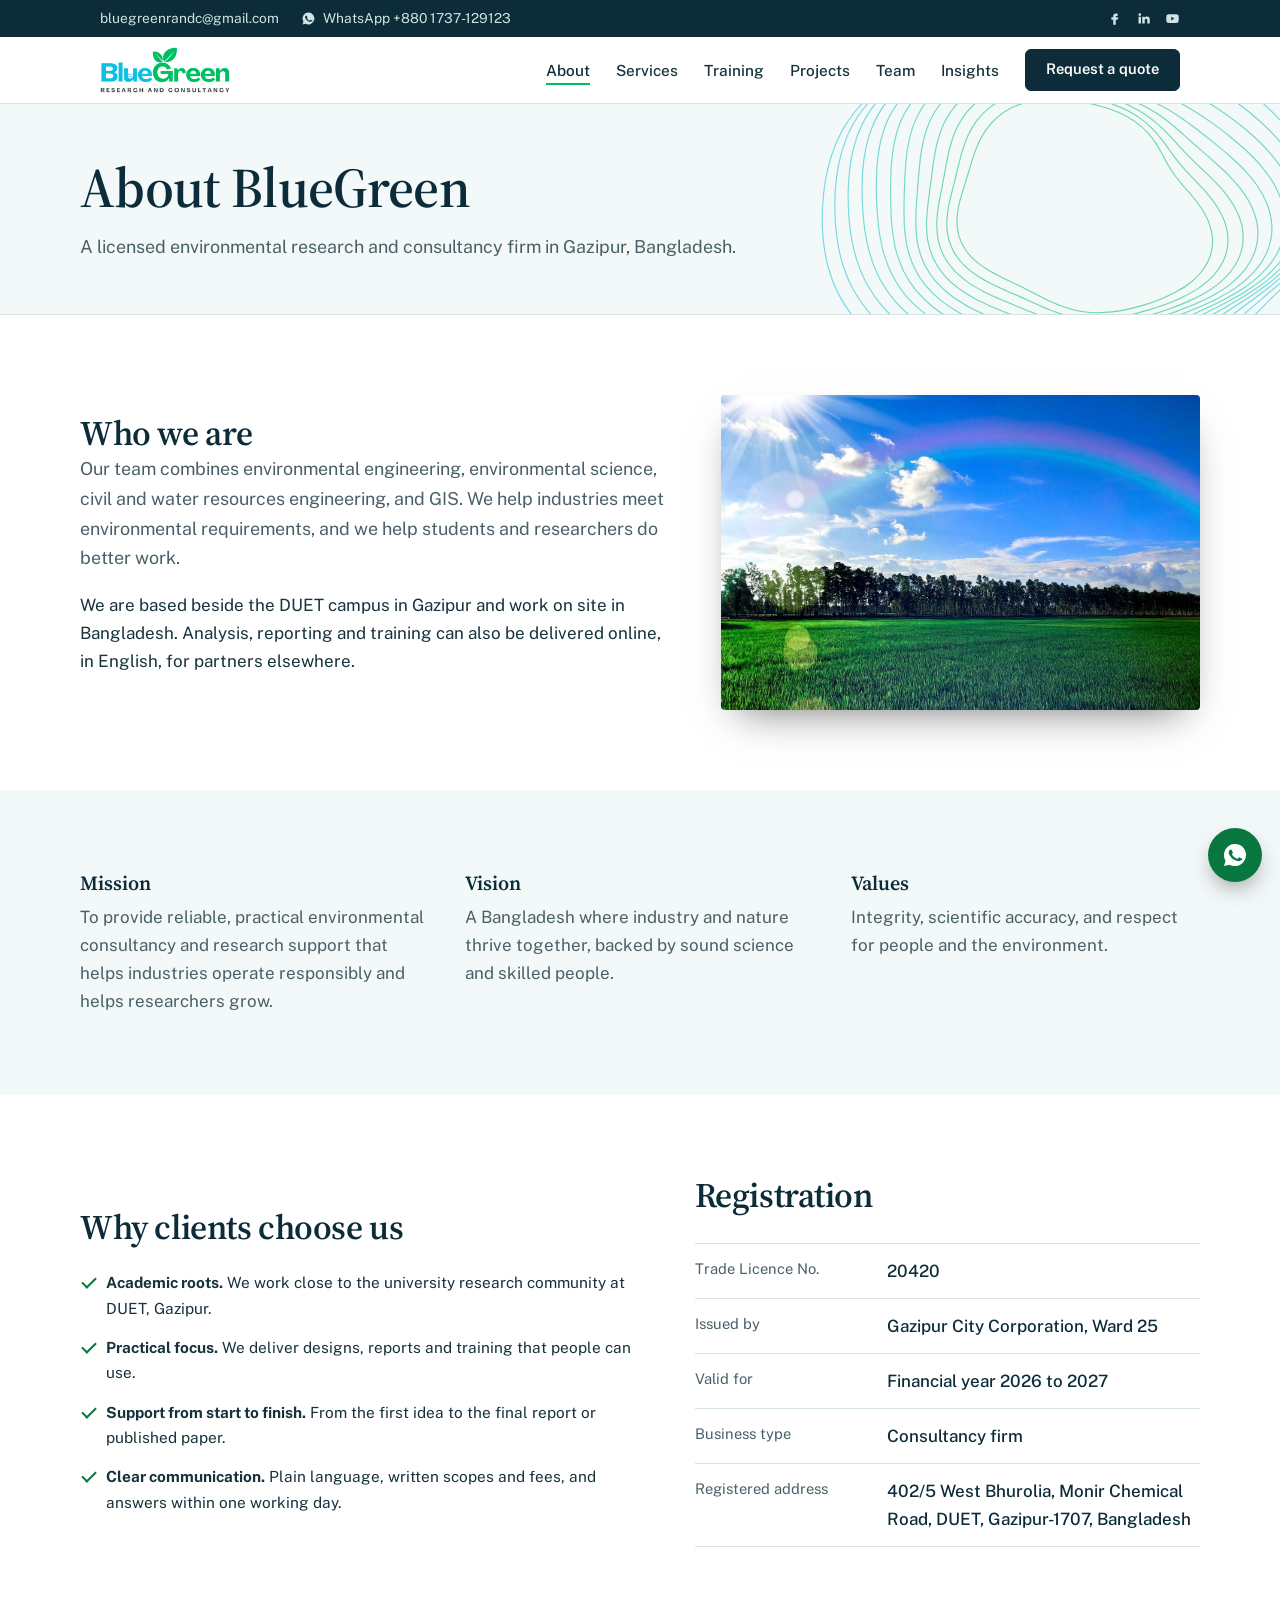
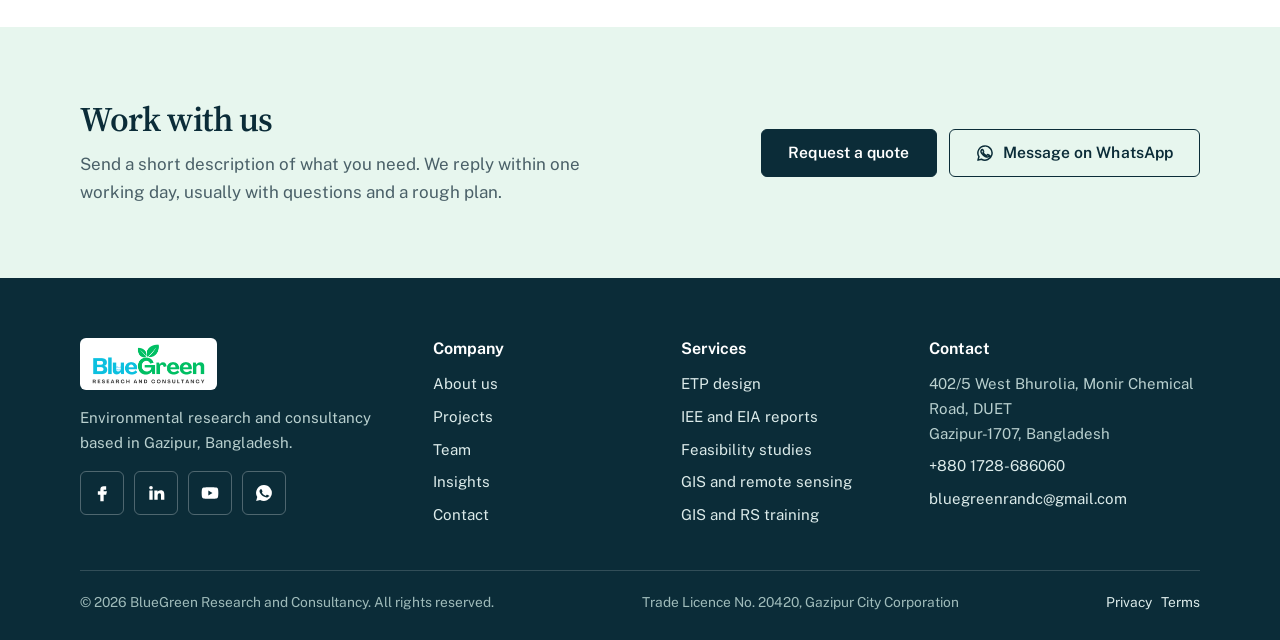
<file: about.html>
<!DOCTYPE html>
<html lang="en"><head><meta charset="utf-8">
<meta name="viewport" content="width=device-width, initial-scale=1">
<title>About | BlueGreen Research and Consultancy</title>
<meta name="description" content="BlueGreen Research and Consultancy is a licensed environmental research and consultancy firm in Gazipur, Bangladesh. Mission, vision, values and registration details.">
<meta name="theme-color" content="#0b2c38">
<meta property="og:type" content="website"><meta property="og:site_name" content="BlueGreen Research and Consultancy">
<meta property="og:title" content="About | BlueGreen Research and Consultancy"><meta property="og:description" content="BlueGreen Research and Consultancy is a licensed environmental research and consultancy firm in Gazipur, Bangladesh. Mission, vision, values and registration details.">

<link rel="icon" href="favicon.png" sizes="48x48"><link rel="icon" href="favicon-192.png" sizes="192x192" type="image/png"><link rel="apple-touch-icon" href="apple-touch-icon.png">
<link rel="preconnect" href="https://fonts.googleapis.com"><link rel="preconnect" href="https://fonts.gstatic.com" crossorigin>
<link href="https://fonts.googleapis.com/css2?family=Public+Sans:wght@400;500;600;700&family=Source+Serif+4:opsz,wght@8..60,500;8..60,600&display=swap" rel="stylesheet">
<link rel="stylesheet" href="style.css">
<script>document.documentElement.className+=" js"</script>
</head><body>
<a class="skip" href="#main">Skip to content</a>
<div class="topbar"><div class="wrap topbar-in">
<div class="tb-left"><a href="mailto:bluegreenrandc@gmail.com">bluegreenrandc@gmail.com</a><a href="https://wa.me/8801737129123?text=Hello%20BlueGreen%2C%20I%20would%20like%20to%20discuss%20a%20project." rel="noopener"><svg viewBox="0 0 24 24" aria-hidden="true"><path d="M12 2.5a9.5 9.5 0 0 0-8.1 14.4L2.6 21.5l4.7-1.2A9.5 9.5 0 1 0 12 2.5zm5.3 13.6c-.2.6-1.300 1.200-1.800 1.200-.5.100-1 .2-3.200-.7-2.700-1.100-4.400-3.800-4.600-4-.1-.2-1.100-1.400-1.100-2.700s.7-1.900.9-2.200c.2-.3.500-.3.700-.3h.5c.2 0 .4 0 .6.500l.8 1.900c.1.200.1.400 0 .6l-.4.600c-.2.200-.3.400-.1.700.2.300.8 1.300 1.700 2.100 1.100 1 2.100 1.300 2.400 1.500.3.100.5.100.6-.1l.9-1c.2-.3.400-.2.700-.1l1.800.9c.3.100.5.200.5.300.1.200.1.800-.1 1.300z"/></svg>WhatsApp +880 1737-129123</a></div>
<div class="tb-right"><a href="https://www.facebook.com/bluegreenrand" rel="noopener" aria-label="Facebook"><svg viewBox="0 0 24 24" aria-hidden="true"><path d="M14 8h3V4h-3a4 4 0 0 0-4 4v2H7v4h3v8h4v-8h3l1-4h-4V8z"/></svg></a><a href="https://www.linkedin.com/company/bluegreen-research-and-consuntancy/" rel="noopener" aria-label="LinkedIn"><svg viewBox="0 0 24 24" aria-hidden="true"><path d="M4 9h4v11H4zM6 3.5a2.2 2.2 0 1 1 0 4.4 2.2 2.2 0 0 1 0-4.4zM10 9h3.8v1.6c.6-1 1.9-1.9 3.8-1.9 4 0 4.4 2.6 4.4 6V20h-4v-4.8c0-1.3 0-2.9-1.8-2.9s-2.2 1.4-2.2 2.8V20h-4z"/></svg></a><a href="https://www.youtube.com/@BlueGreenResearchandConsultanc" rel="noopener" aria-label="YouTube"><svg viewBox="0 0 24 24" aria-hidden="true"><path d="M21.6 7.2a2.5 2.5 0 0 0-1.8-1.8C18.2 5 12 5 12 5s-6.2 0-7.8.4A2.5 2.5 0 0 0 2.4 7.2C2 8.8 2 12 2 12s0 3.2.4 4.8a2.5 2.5 0 0 0 1.8 1.8C5.8 19 12 19 12 19s6.2 0 7.8-.4a2.5 2.5 0 0 0 1.8-1.8c.4-1.6.4-4.8.4-4.8s0-3.2-.4-4.8zM10 15V9l5 3z"/></svg></a></div>
</div></div>
<header class="site-header"><nav class="wrap nav" aria-label="Main">
<a class="brand" href="index.html"><img src="logo.png" width="130" height="46" alt="BlueGreen Research and Consultancy - home"></a>
<button class="nav-toggle" type="button" aria-expanded="false" aria-controls="menu"><span></span><span></span><span></span><span class="sr">Menu</span></button>
<ul id="menu" class="menu"><li><a href="about.html" aria-current="page">About</a></li><li><a href="services.html">Services</a></li><li><a href="training.html">Training</a></li><li><a href="projects.html">Projects</a></li><li><a href="team.html">Team</a></li><li><a href="insights.html">Insights</a></li><li><a class="btn btn-sm" href="contact.html">Request a quote</a></li></ul>
</nav></header>
<main id="main">
<div class="page-head"><div class="wrap"><h1>About BlueGreen</h1><p class="lead">A licensed environmental research and consultancy firm in Gazipur, Bangladesh.</p></div></div>

<section><div class="wrap split" style="grid-template-columns:1.1fr .9fr">
<div><h2>Who we are</h2>
<p class="lead">Our team combines environmental engineering, environmental science, civil and water resources engineering, and GIS. We help industries meet environmental requirements, and we help students and researchers do better work.</p>
<p>We are based beside the DUET campus in Gazipur and work on site in Bangladesh. Analysis, reporting and training can also be delivered online, in English, for partners elsewhere.</p></div>
<figure class="photo"><img src="images/landscape-field.jpg" width="1600" height="1054" loading="lazy" alt="Green rice field and a line of trees under a blue sky with a rainbow"></figure>
</div></section>

<section class="mist"><div class="wrap">
<div class="three">
<div><h3>Mission</h3><p>To provide reliable, practical environmental consultancy and research support that helps industries operate responsibly and helps researchers grow.</p></div>
<div><h3>Vision</h3><p>A Bangladesh where industry and nature thrive together, backed by sound science and skilled people.</p></div>
<div><h3>Values</h3><p>Integrity, scientific accuracy, and respect for people and the environment.</p></div>
</div></div></section>

<section><div class="wrap split">
<div><h2>Why clients choose us</h2>
<ul class="ticks" style="margin-top:22px;gap:14px">
<li><b>Academic roots.</b> We work close to the university research community at DUET, Gazipur.</li>
<li><b>Practical focus.</b> We deliver designs, reports and training that people can use.</li>
<li><b>Support from start to finish.</b> From the first idea to the final report or published paper.</li>
<li><b>Clear communication.</b> Plain language, written scopes and fees, and answers within one working day.</li>
</ul></div>
<div><h2>Registration</h2>
<dl class="ledger light">
<div><dt>Trade Licence No.</dt><dd>20420</dd></div>
<div><dt>Issued by</dt><dd>Gazipur City Corporation, Ward 25</dd></div>
<div><dt>Valid for</dt><dd>Financial year 2026 to 2027</dd></div>
<div><dt>Business type</dt><dd>Consultancy firm</dd></div>
<div><dt>Registered address</dt><dd>402/5 West Bhurolia, Monir Chemical Road, DUET, Gazipur-1707, Bangladesh</dd></div>
</dl></div>
</div></section>
<section class="cta"><div class="wrap cta-in"><div><h2>Work with us</h2><p>Send a short description of what you need. We reply within one working day, usually with questions and a rough plan.</p></div>
<div class="btn-row"><a class="btn" href="contact.html">Request a quote</a><a class="btn btn-line" href="https://wa.me/8801737129123?text=Hello%20BlueGreen%2C%20I%20would%20like%20to%20discuss%20a%20project." rel="noopener"><svg viewBox="0 0 24 24" aria-hidden="true"><path d="M12 2.5a9.5 9.5 0 0 0-8.1 14.4L2.6 21.5l4.7-1.2A9.5 9.5 0 1 0 12 2.5zm5.3 13.6c-.2.6-1.300 1.200-1.800 1.200-.5.100-1 .2-3.200-.7-2.700-1.100-4.400-3.800-4.600-4-.1-.2-1.100-1.400-1.100-2.700s.7-1.900.9-2.200c.2-.3.500-.3.700-.3h.5c.2 0 .4 0 .6.500l.8 1.900c.1.200.1.400 0 .6l-.4.600c-.2.200-.3.400-.1.700.2.300.8 1.300 1.700 2.100 1.100 1 2.100 1.300 2.400 1.500.3.100.5.100.6-.1l.9-1c.2-.3.400-.2.700-.1l1.800.9c.3.100.5.200.5.300.1.200.1.800-.1 1.300z"/></svg>Message on WhatsApp</a></div></div></section>
</main>
<footer><div class="wrap">
<div class="foot-grid">
<div><a class="brand-box" href="index.html"><img src="logo.png" width="113" height="40" alt="BlueGreen Research and Consultancy"></a>
<p>Environmental research and consultancy based in Gazipur, Bangladesh.</p>
<div class="socials"><a href="https://www.facebook.com/bluegreenrand" rel="noopener" aria-label="Facebook"><svg viewBox="0 0 24 24" aria-hidden="true"><path d="M14 8h3V4h-3a4 4 0 0 0-4 4v2H7v4h3v8h4v-8h3l1-4h-4V8z"/></svg></a><a href="https://www.linkedin.com/company/bluegreen-research-and-consuntancy/" rel="noopener" aria-label="LinkedIn"><svg viewBox="0 0 24 24" aria-hidden="true"><path d="M4 9h4v11H4zM6 3.5a2.2 2.2 0 1 1 0 4.4 2.2 2.2 0 0 1 0-4.4zM10 9h3.8v1.6c.6-1 1.9-1.9 3.8-1.9 4 0 4.4 2.6 4.4 6V20h-4v-4.8c0-1.3 0-2.9-1.8-2.9s-2.2 1.4-2.2 2.8V20h-4z"/></svg></a><a href="https://www.youtube.com/@BlueGreenResearchandConsultanc" rel="noopener" aria-label="YouTube"><svg viewBox="0 0 24 24" aria-hidden="true"><path d="M21.6 7.2a2.5 2.5 0 0 0-1.8-1.8C18.2 5 12 5 12 5s-6.2 0-7.8.4A2.5 2.5 0 0 0 2.4 7.2C2 8.8 2 12 2 12s0 3.2.4 4.8a2.5 2.5 0 0 0 1.8 1.8C5.8 19 12 19 12 19s6.2 0 7.8-.4a2.5 2.5 0 0 0 1.8-1.8c.4-1.6.4-4.8.4-4.8s0-3.2-.4-4.8zM10 15V9l5 3z"/></svg></a><a href="https://wa.me/8801737129123?text=Hello%20BlueGreen%2C%20I%20would%20like%20to%20discuss%20a%20project." rel="noopener" aria-label="WhatsApp"><svg viewBox="0 0 24 24" aria-hidden="true"><path d="M12 2.5a9.5 9.5 0 0 0-8.1 14.4L2.6 21.5l4.7-1.2A9.5 9.5 0 1 0 12 2.5zm5.3 13.6c-.2.6-1.300 1.200-1.800 1.200-.5.100-1 .2-3.200-.7-2.700-1.100-4.400-3.800-4.600-4-.1-.2-1.100-1.400-1.100-2.700s.7-1.900.9-2.200c.2-.3.500-.3.700-.3h.5c.2 0 .4 0 .6.500l.8 1.900c.1.200.1.400 0 .6l-.4.600c-.2.200-.3.400-.1.700.2.300.8 1.300 1.700 2.100 1.100 1 2.100 1.300 2.400 1.500.3.100.5.100.6-.1l.9-1c.2-.3.400-.2.700-.1l1.800.9c.3.100.5.200.5.300.1.200.1.800-.1 1.300z"/></svg></a></div></div>
<div><h3>Company</h3><ul><li><a href="about.html">About us</a></li><li><a href="projects.html">Projects</a></li><li><a href="team.html">Team</a></li><li><a href="insights.html">Insights</a></li><li><a href="contact.html">Contact</a></li></ul></div>
<div><h3>Services</h3><ul><li><a href="services.html#etp">ETP design</a></li><li><a href="services.html#iee-eia">IEE and EIA reports</a></li><li><a href="services.html#feasibility">Feasibility studies</a></li><li><a href="services.html#gis">GIS and remote sensing</a></li><li><a href="training.html">GIS and RS training</a></li></ul></div>
<div><h3>Contact</h3><ul><li>402/5 West Bhurolia, Monir Chemical Road, DUET<br>Gazipur-1707, Bangladesh</li><li><a href="tel:+8801728686060">+880 1728-686060</a></li><li><a href="mailto:bluegreenrandc@gmail.com">bluegreenrandc@gmail.com</a></li></ul></div>
</div>
<div class="foot-base"><span>&copy; <span id="year">2026</span> BlueGreen Research and Consultancy. All rights reserved.</span>
<span>Trade Licence No. 20420, Gazipur City Corporation</span>
<span><a href="privacy.html">Privacy</a> &nbsp; <a href="terms.html">Terms</a></span></div>
</div></footer>
<a class="wa" href="https://wa.me/8801737129123?text=Hello%20BlueGreen%2C%20I%20would%20like%20to%20discuss%20a%20project." rel="noopener" aria-label="Chat with us on WhatsApp"><svg viewBox="0 0 24 24" aria-hidden="true"><path d="M12 2.5a9.5 9.5 0 0 0-8.1 14.4L2.6 21.5l4.7-1.2A9.5 9.5 0 1 0 12 2.5zm5.3 13.6c-.2.6-1.300 1.200-1.800 1.200-.5.100-1 .2-3.200-.7-2.700-1.100-4.400-3.800-4.600-4-.1-.2-1.100-1.400-1.100-2.700s.7-1.900.9-2.200c.2-.3.500-.3.700-.3h.5c.2 0 .4 0 .6.500l.8 1.900c.1.200.1.400 0 .6l-.4.600c-.2.200-.3.400-.1.700.2.300.8 1.300 1.700 2.100 1.100 1 2.100 1.300 2.400 1.500.3.100.5.100.6-.1l.9-1c.2-.3.400-.2.700-.1l1.800.9c.3.100.5.200.5.300.1.200.1.800-.1 1.300z"/></svg></a>
<script src="script.js"></script>
</body></html>
</file>
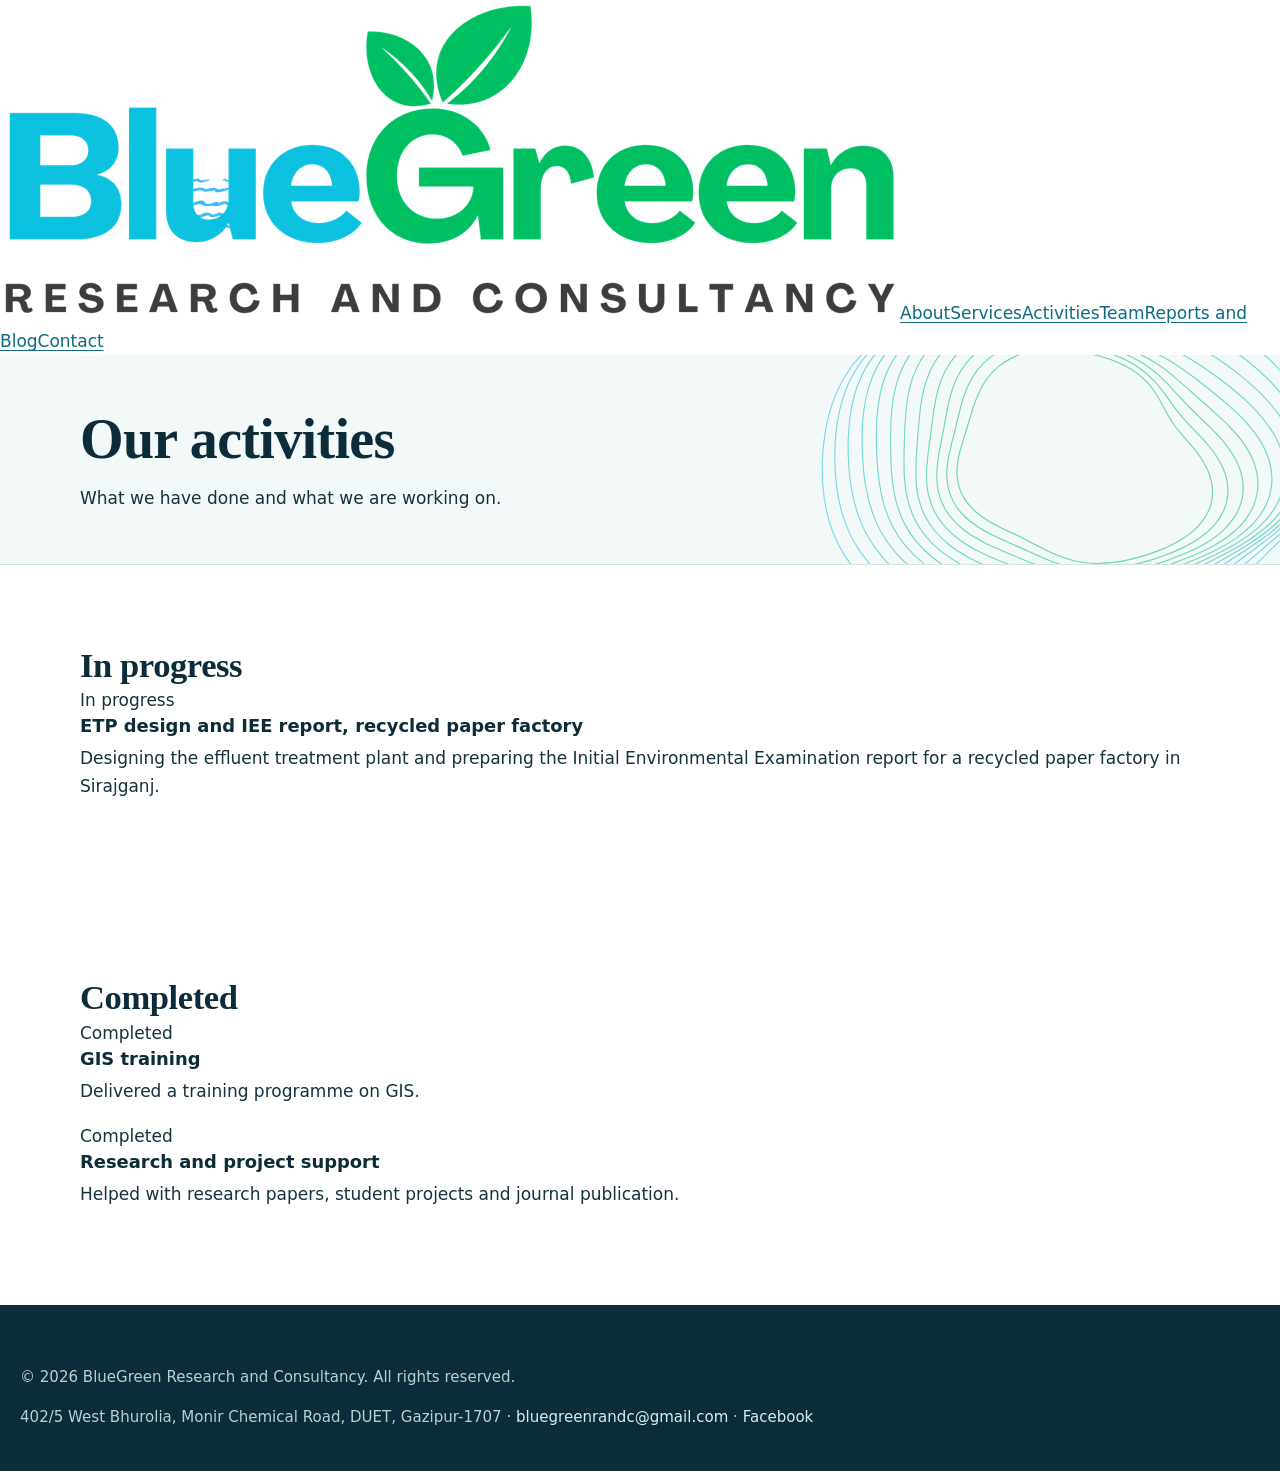
<file: activities.html>
<!DOCTYPE html>
<html lang="en"><head><meta charset="utf-8"><meta name="viewport" content="width=device-width, initial-scale=1">
<title>Activities | BlueGreen Research and Consultancy</title>
<meta name="description" content="BlueGreen Research and Consultancy, Gazipur: ETP design, IEE/EIA reports, GIS and hydrological training, and research support.">
<link rel="icon" href="logo.png"><link rel="stylesheet" href="style.css"></head><body>
<header><nav><a class="logo" href="index.html"><img src="logo.png" alt="BlueGreen Research and Consultancy"></a><a class="l" href="about.html">About</a><a class="l" href="services.html">Services</a><a class="l" href="activities.html" aria-current="page">Activities</a><a class="l" href="team.html">Team</a><a class="l" href="publications.html">Reports and Blog</a><a class="l" href="contact.html">Contact</a></nav></header>
<main><div class="page-head"><div class="wrap"><h1>Our activities</h1><p>What we have done and what we are working on.</p></div></div><section><div class="wrap"><h2>In progress</h2><div class="grid"><div class="card"><span class="tag go">In progress</span><h3>ETP design and IEE report, recycled paper factory</h3><p>Designing the effluent treatment plant and preparing the Initial Environmental Examination report for a recycled paper factory in Sirajganj.</p></div></div></div></section><section class="alt"><div class="wrap"><h2>Completed</h2><div class="grid"><div class="card"><span class="tag ">Completed</span><h3>GIS training</h3><p>Delivered a training programme on GIS.</p></div><div class="card"><span class="tag ">Completed</span><h3>Research and project support</h3><p>Helped with research papers, student projects and journal publication.</p></div></div></div></section></main>
<footer><p>© 2026 BlueGreen Research and Consultancy. All rights reserved.</p>
<p>402/5 West Bhurolia, Monir Chemical Road, DUET, Gazipur-1707 · <a href="mailto:bluegreenrandc@gmail.com">bluegreenrandc@gmail.com</a> · <a href="https://www.facebook.com/bluegreenrand">Facebook</a></p></footer></body></html>
</file>
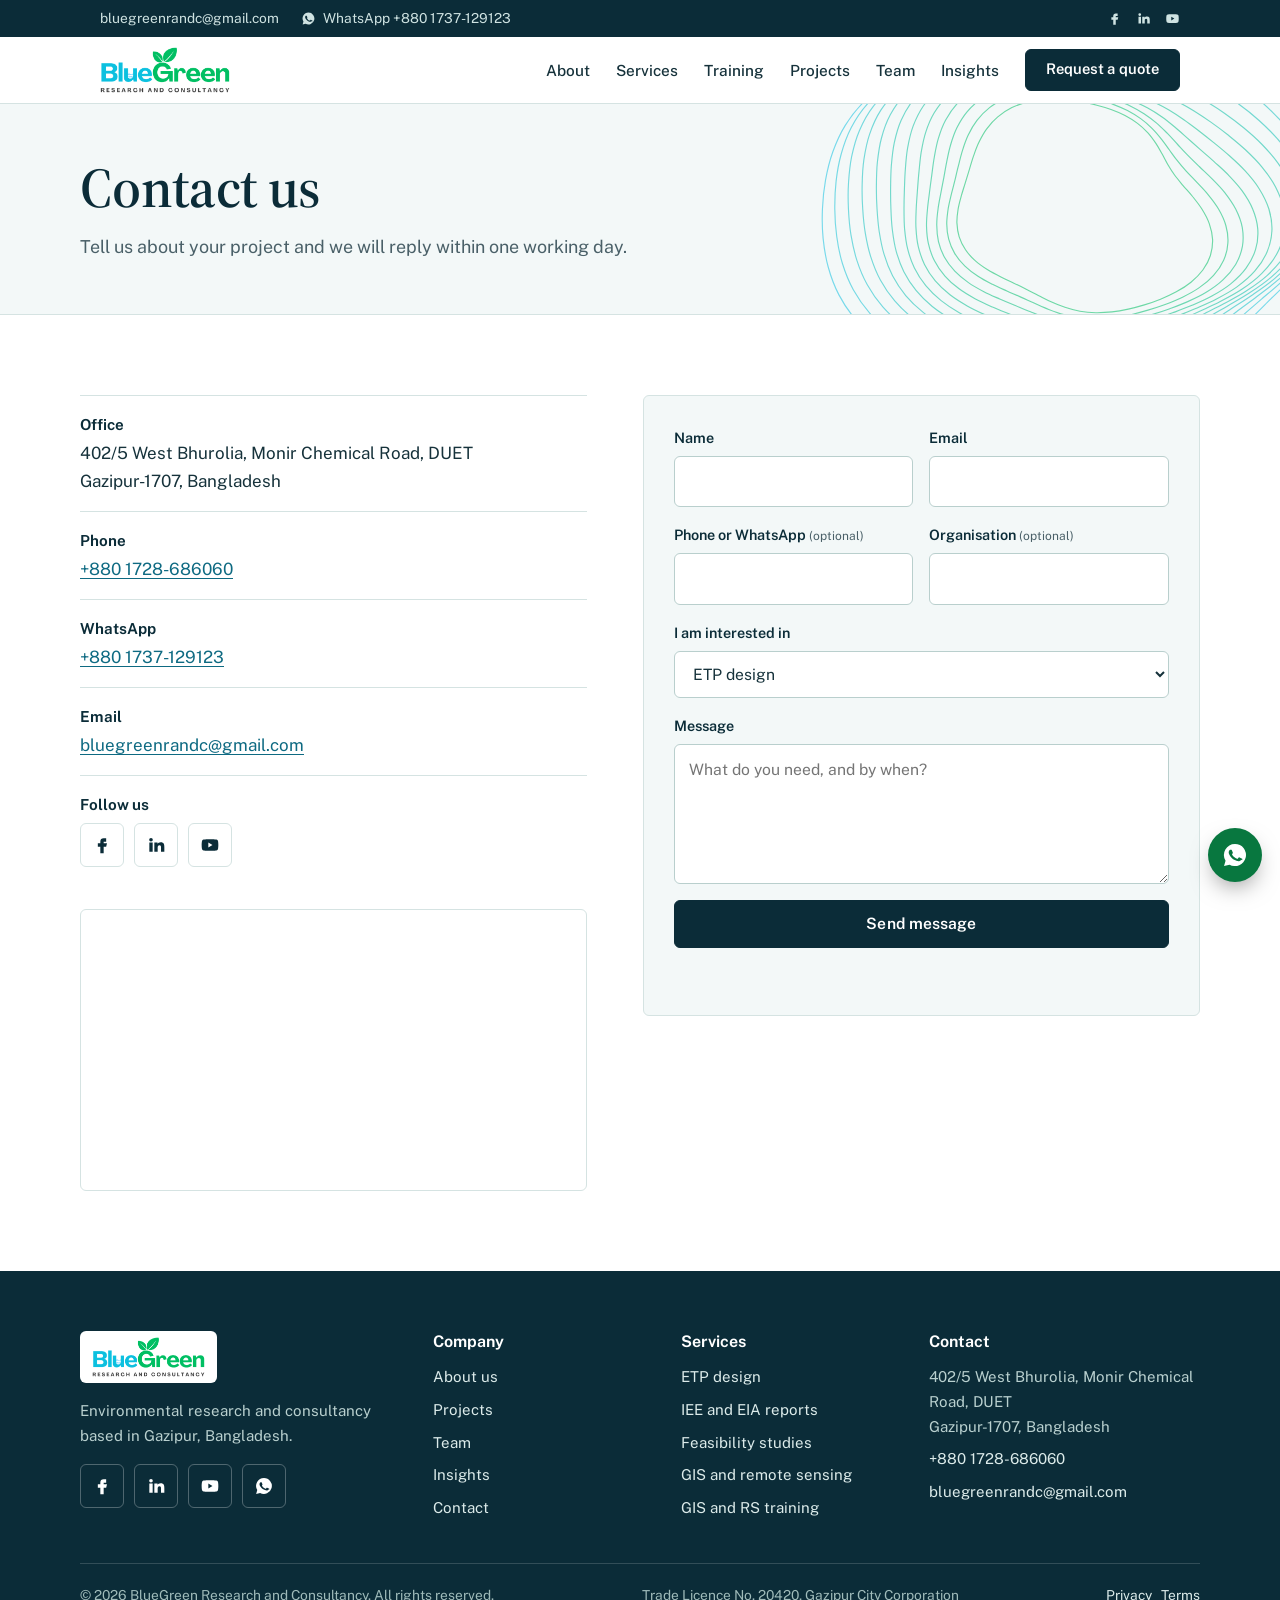
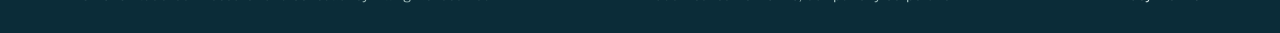
<file: contact.html>
<!DOCTYPE html>
<html lang="en"><head><meta charset="utf-8">
<meta name="viewport" content="width=device-width, initial-scale=1">
<title>Contact | BlueGreen Research and Consultancy</title>
<meta name="description" content="Contact BlueGreen Research and Consultancy in Gazipur, Bangladesh. Request a quote, ask about training, or message us on WhatsApp.">
<meta name="theme-color" content="#0b2c38">
<meta property="og:type" content="website"><meta property="og:site_name" content="BlueGreen Research and Consultancy">
<meta property="og:title" content="Contact | BlueGreen Research and Consultancy"><meta property="og:description" content="Contact BlueGreen Research and Consultancy in Gazipur, Bangladesh. Request a quote, ask about training, or message us on WhatsApp.">

<link rel="icon" href="favicon.png" sizes="48x48"><link rel="icon" href="favicon-192.png" sizes="192x192" type="image/png"><link rel="apple-touch-icon" href="apple-touch-icon.png">
<link rel="preconnect" href="https://fonts.googleapis.com"><link rel="preconnect" href="https://fonts.gstatic.com" crossorigin>
<link href="https://fonts.googleapis.com/css2?family=Public+Sans:wght@400;500;600;700&family=Source+Serif+4:opsz,wght@8..60,500;8..60,600&display=swap" rel="stylesheet">
<link rel="stylesheet" href="style.css">
<script>document.documentElement.className+=" js"</script>
</head><body>
<a class="skip" href="#main">Skip to content</a>
<div class="topbar"><div class="wrap topbar-in">
<div class="tb-left"><a href="mailto:bluegreenrandc@gmail.com">bluegreenrandc@gmail.com</a><a href="https://wa.me/8801737129123?text=Hello%20BlueGreen%2C%20I%20would%20like%20to%20discuss%20a%20project." rel="noopener"><svg viewBox="0 0 24 24" aria-hidden="true"><path d="M12 2.5a9.5 9.5 0 0 0-8.1 14.4L2.6 21.5l4.7-1.2A9.5 9.5 0 1 0 12 2.5zm5.3 13.6c-.2.6-1.300 1.200-1.800 1.200-.5.100-1 .2-3.200-.7-2.700-1.100-4.400-3.800-4.600-4-.1-.2-1.100-1.400-1.100-2.700s.7-1.900.9-2.200c.2-.3.500-.3.700-.3h.5c.2 0 .4 0 .6.500l.8 1.900c.1.200.1.400 0 .6l-.4.600c-.2.200-.3.400-.1.700.2.300.8 1.300 1.700 2.100 1.100 1 2.100 1.300 2.400 1.500.3.100.5.100.6-.1l.9-1c.2-.3.400-.2.700-.1l1.800.9c.3.100.5.200.5.300.1.200.1.800-.1 1.300z"/></svg>WhatsApp +880 1737-129123</a></div>
<div class="tb-right"><a href="https://www.facebook.com/bluegreenrand" rel="noopener" aria-label="Facebook"><svg viewBox="0 0 24 24" aria-hidden="true"><path d="M14 8h3V4h-3a4 4 0 0 0-4 4v2H7v4h3v8h4v-8h3l1-4h-4V8z"/></svg></a><a href="https://www.linkedin.com/company/bluegreen-research-and-consuntancy/" rel="noopener" aria-label="LinkedIn"><svg viewBox="0 0 24 24" aria-hidden="true"><path d="M4 9h4v11H4zM6 3.5a2.2 2.2 0 1 1 0 4.4 2.2 2.2 0 0 1 0-4.4zM10 9h3.8v1.6c.6-1 1.9-1.9 3.8-1.9 4 0 4.4 2.6 4.4 6V20h-4v-4.8c0-1.3 0-2.9-1.8-2.9s-2.2 1.4-2.2 2.8V20h-4z"/></svg></a><a href="https://www.youtube.com/@BlueGreenResearchandConsultanc" rel="noopener" aria-label="YouTube"><svg viewBox="0 0 24 24" aria-hidden="true"><path d="M21.6 7.2a2.5 2.5 0 0 0-1.8-1.8C18.2 5 12 5 12 5s-6.2 0-7.8.4A2.5 2.5 0 0 0 2.4 7.2C2 8.8 2 12 2 12s0 3.2.4 4.8a2.5 2.5 0 0 0 1.8 1.8C5.8 19 12 19 12 19s6.2 0 7.8-.4a2.5 2.5 0 0 0 1.8-1.8c.4-1.6.4-4.8.4-4.8s0-3.2-.4-4.8zM10 15V9l5 3z"/></svg></a></div>
</div></div>
<header class="site-header"><nav class="wrap nav" aria-label="Main">
<a class="brand" href="index.html"><img src="logo.png" width="130" height="46" alt="BlueGreen Research and Consultancy - home"></a>
<button class="nav-toggle" type="button" aria-expanded="false" aria-controls="menu"><span></span><span></span><span></span><span class="sr">Menu</span></button>
<ul id="menu" class="menu"><li><a href="about.html">About</a></li><li><a href="services.html">Services</a></li><li><a href="training.html">Training</a></li><li><a href="projects.html">Projects</a></li><li><a href="team.html">Team</a></li><li><a href="insights.html">Insights</a></li><li><a class="btn btn-sm" href="contact.html" aria-current="page">Request a quote</a></li></ul>
</nav></header>
<main id="main">
<div class="page-head"><div class="wrap"><h1>Contact us</h1><p class="lead">Tell us about your project and we will reply within one working day.</p></div></div>

<section><div class="wrap contact">
<div>
<div class="item"><b>Office</b><address>402/5 West Bhurolia, Monir Chemical Road, DUET<br>Gazipur-1707, Bangladesh</address></div>
<div class="item"><b>Phone</b><a href="tel:+8801728686060">+880 1728-686060</a></div>
<div class="item"><b>WhatsApp</b><a href="https://wa.me/8801737129123?text=Hello%20BlueGreen%2C%20I%20would%20like%20to%20discuss%20a%20project." rel="noopener">+880 1737-129123</a></div>
<div class="item"><b>Email</b><a href="mailto:bluegreenrandc@gmail.com">bluegreenrandc@gmail.com</a></div>
<div class="item"><b>Follow us</b><div class="socials"><a href="https://www.facebook.com/bluegreenrand" rel="noopener" aria-label="Facebook"><svg viewBox="0 0 24 24" aria-hidden="true"><path d="M14 8h3V4h-3a4 4 0 0 0-4 4v2H7v4h3v8h4v-8h3l1-4h-4V8z"/></svg></a><a href="https://www.linkedin.com/company/bluegreen-research-and-consuntancy/" rel="noopener" aria-label="LinkedIn"><svg viewBox="0 0 24 24" aria-hidden="true"><path d="M4 9h4v11H4zM6 3.5a2.2 2.2 0 1 1 0 4.4 2.2 2.2 0 0 1 0-4.4zM10 9h3.8v1.6c.6-1 1.9-1.9 3.8-1.9 4 0 4.4 2.6 4.4 6V20h-4v-4.8c0-1.3 0-2.9-1.8-2.9s-2.2 1.4-2.2 2.8V20h-4z"/></svg></a><a href="https://www.youtube.com/@BlueGreenResearchandConsultanc" rel="noopener" aria-label="YouTube"><svg viewBox="0 0 24 24" aria-hidden="true"><path d="M21.6 7.2a2.5 2.5 0 0 0-1.8-1.8C18.2 5 12 5 12 5s-6.2 0-7.8.4A2.5 2.5 0 0 0 2.4 7.2C2 8.8 2 12 2 12s0 3.2.4 4.8a2.5 2.5 0 0 0 1.8 1.8C5.8 19 12 19 12 19s6.2 0 7.8-.4a2.5 2.5 0 0 0 1.8-1.8c.4-1.6.4-4.8.4-4.8s0-3.2-.4-4.8zM10 15V9l5 3z"/></svg></a></div></div>
<div class="map"><iframe title="Map showing the BlueGreen office near DUET, Gazipur" loading="lazy" referrerpolicy="no-referrer-when-downgrade" src="https://maps.google.com/maps?q=DUET%20Gazipur&amp;output=embed"></iframe></div>
</div>
<form id="contact-form" data-key="42e55752-fca8-49bc-a5e5-0eb54618872a" data-email="bluegreenrandc@gmail.com">
<div class="two"><div class="field"><label for="n">Name</label><input id="n" name="name" autocomplete="name" required></div>
<div class="field"><label for="e">Email</label><input id="e" name="email" type="email" autocomplete="email" required></div></div>
<div class="two"><div class="field"><label for="p">Phone or WhatsApp <small>(optional)</small></label><input id="p" name="phone" type="tel" autocomplete="tel"></div>
<div class="field"><label for="o">Organisation <small>(optional)</small></label><input id="o" name="organisation" autocomplete="organization"></div></div>
<div class="field"><label for="i">I am interested in</label><select id="i" name="interest"><option data-key="etp">ETP design</option><option data-key="iee">IEE or EIA report</option><option data-key="feasibility">Feasibility study</option><option data-key="gis">GIS and remote sensing work</option><option data-key="training">GIS and RS training</option><option data-key="hydrology">Hydrological modelling</option><option data-key="thesis">Thesis or publication support</option><option data-key="other">Something else</option></select></div>
<div class="field"><label for="m">Message</label><textarea id="m" name="message" required placeholder="What do you need, and by when?"></textarea></div>
<input class="hp" type="checkbox" name="botcheck" tabindex="-1" autocomplete="off" aria-hidden="true">
<button class="btn" type="submit">Send message</button>
<p class="form-status" id="form-status" role="status" aria-live="polite"></p>
</form>
</div></section>
</main>
<footer><div class="wrap">
<div class="foot-grid">
<div><a class="brand-box" href="index.html"><img src="logo.png" width="113" height="40" alt="BlueGreen Research and Consultancy"></a>
<p>Environmental research and consultancy based in Gazipur, Bangladesh.</p>
<div class="socials"><a href="https://www.facebook.com/bluegreenrand" rel="noopener" aria-label="Facebook"><svg viewBox="0 0 24 24" aria-hidden="true"><path d="M14 8h3V4h-3a4 4 0 0 0-4 4v2H7v4h3v8h4v-8h3l1-4h-4V8z"/></svg></a><a href="https://www.linkedin.com/company/bluegreen-research-and-consuntancy/" rel="noopener" aria-label="LinkedIn"><svg viewBox="0 0 24 24" aria-hidden="true"><path d="M4 9h4v11H4zM6 3.5a2.2 2.2 0 1 1 0 4.4 2.2 2.2 0 0 1 0-4.4zM10 9h3.8v1.6c.6-1 1.9-1.9 3.8-1.9 4 0 4.4 2.6 4.4 6V20h-4v-4.8c0-1.3 0-2.9-1.8-2.9s-2.2 1.4-2.2 2.8V20h-4z"/></svg></a><a href="https://www.youtube.com/@BlueGreenResearchandConsultanc" rel="noopener" aria-label="YouTube"><svg viewBox="0 0 24 24" aria-hidden="true"><path d="M21.6 7.2a2.5 2.5 0 0 0-1.8-1.8C18.2 5 12 5 12 5s-6.2 0-7.8.4A2.5 2.5 0 0 0 2.4 7.2C2 8.8 2 12 2 12s0 3.2.4 4.8a2.5 2.5 0 0 0 1.8 1.8C5.8 19 12 19 12 19s6.2 0 7.8-.4a2.5 2.5 0 0 0 1.8-1.8c.4-1.6.4-4.8.4-4.8s0-3.2-.4-4.8zM10 15V9l5 3z"/></svg></a><a href="https://wa.me/8801737129123?text=Hello%20BlueGreen%2C%20I%20would%20like%20to%20discuss%20a%20project." rel="noopener" aria-label="WhatsApp"><svg viewBox="0 0 24 24" aria-hidden="true"><path d="M12 2.5a9.5 9.5 0 0 0-8.1 14.4L2.6 21.5l4.7-1.2A9.5 9.5 0 1 0 12 2.5zm5.3 13.6c-.2.6-1.300 1.200-1.800 1.200-.5.100-1 .2-3.200-.7-2.700-1.100-4.400-3.800-4.600-4-.1-.2-1.100-1.400-1.100-2.700s.7-1.900.9-2.200c.2-.3.500-.3.700-.3h.5c.2 0 .4 0 .6.500l.8 1.900c.1.200.1.400 0 .6l-.4.600c-.2.200-.3.400-.1.700.2.300.8 1.300 1.700 2.100 1.100 1 2.100 1.300 2.400 1.500.3.100.5.100.6-.1l.9-1c.2-.3.400-.2.700-.1l1.800.9c.3.100.5.200.5.300.1.200.1.800-.1 1.300z"/></svg></a></div></div>
<div><h3>Company</h3><ul><li><a href="about.html">About us</a></li><li><a href="projects.html">Projects</a></li><li><a href="team.html">Team</a></li><li><a href="insights.html">Insights</a></li><li><a href="contact.html">Contact</a></li></ul></div>
<div><h3>Services</h3><ul><li><a href="services.html#etp">ETP design</a></li><li><a href="services.html#iee-eia">IEE and EIA reports</a></li><li><a href="services.html#feasibility">Feasibility studies</a></li><li><a href="services.html#gis">GIS and remote sensing</a></li><li><a href="training.html">GIS and RS training</a></li></ul></div>
<div><h3>Contact</h3><ul><li>402/5 West Bhurolia, Monir Chemical Road, DUET<br>Gazipur-1707, Bangladesh</li><li><a href="tel:+8801728686060">+880 1728-686060</a></li><li><a href="mailto:bluegreenrandc@gmail.com">bluegreenrandc@gmail.com</a></li></ul></div>
</div>
<div class="foot-base"><span>&copy; <span id="year">2026</span> BlueGreen Research and Consultancy. All rights reserved.</span>
<span>Trade Licence No. 20420, Gazipur City Corporation</span>
<span><a href="privacy.html">Privacy</a> &nbsp; <a href="terms.html">Terms</a></span></div>
</div></footer>
<a class="wa" href="https://wa.me/8801737129123?text=Hello%20BlueGreen%2C%20I%20would%20like%20to%20discuss%20a%20project." rel="noopener" aria-label="Chat with us on WhatsApp"><svg viewBox="0 0 24 24" aria-hidden="true"><path d="M12 2.5a9.5 9.5 0 0 0-8.1 14.4L2.6 21.5l4.7-1.2A9.5 9.5 0 1 0 12 2.5zm5.3 13.6c-.2.6-1.300 1.200-1.800 1.200-.5.100-1 .2-3.200-.7-2.700-1.100-4.400-3.800-4.600-4-.1-.2-1.100-1.400-1.100-2.700s.7-1.900.9-2.200c.2-.3.500-.3.700-.3h.5c.2 0 .4 0 .6.500l.8 1.900c.1.200.1.400 0 .6l-.4.600c-.2.200-.3.400-.1.700.2.300.8 1.300 1.700 2.100 1.100 1 2.100 1.300 2.400 1.500.3.100.5.100.6-.1l.9-1c.2-.3.400-.2.700-.1l1.800.9c.3.100.5.200.5.300.1.200.1.800-.1 1.300z"/></svg></a>
<script src="script.js"></script>
</body></html>
</file>
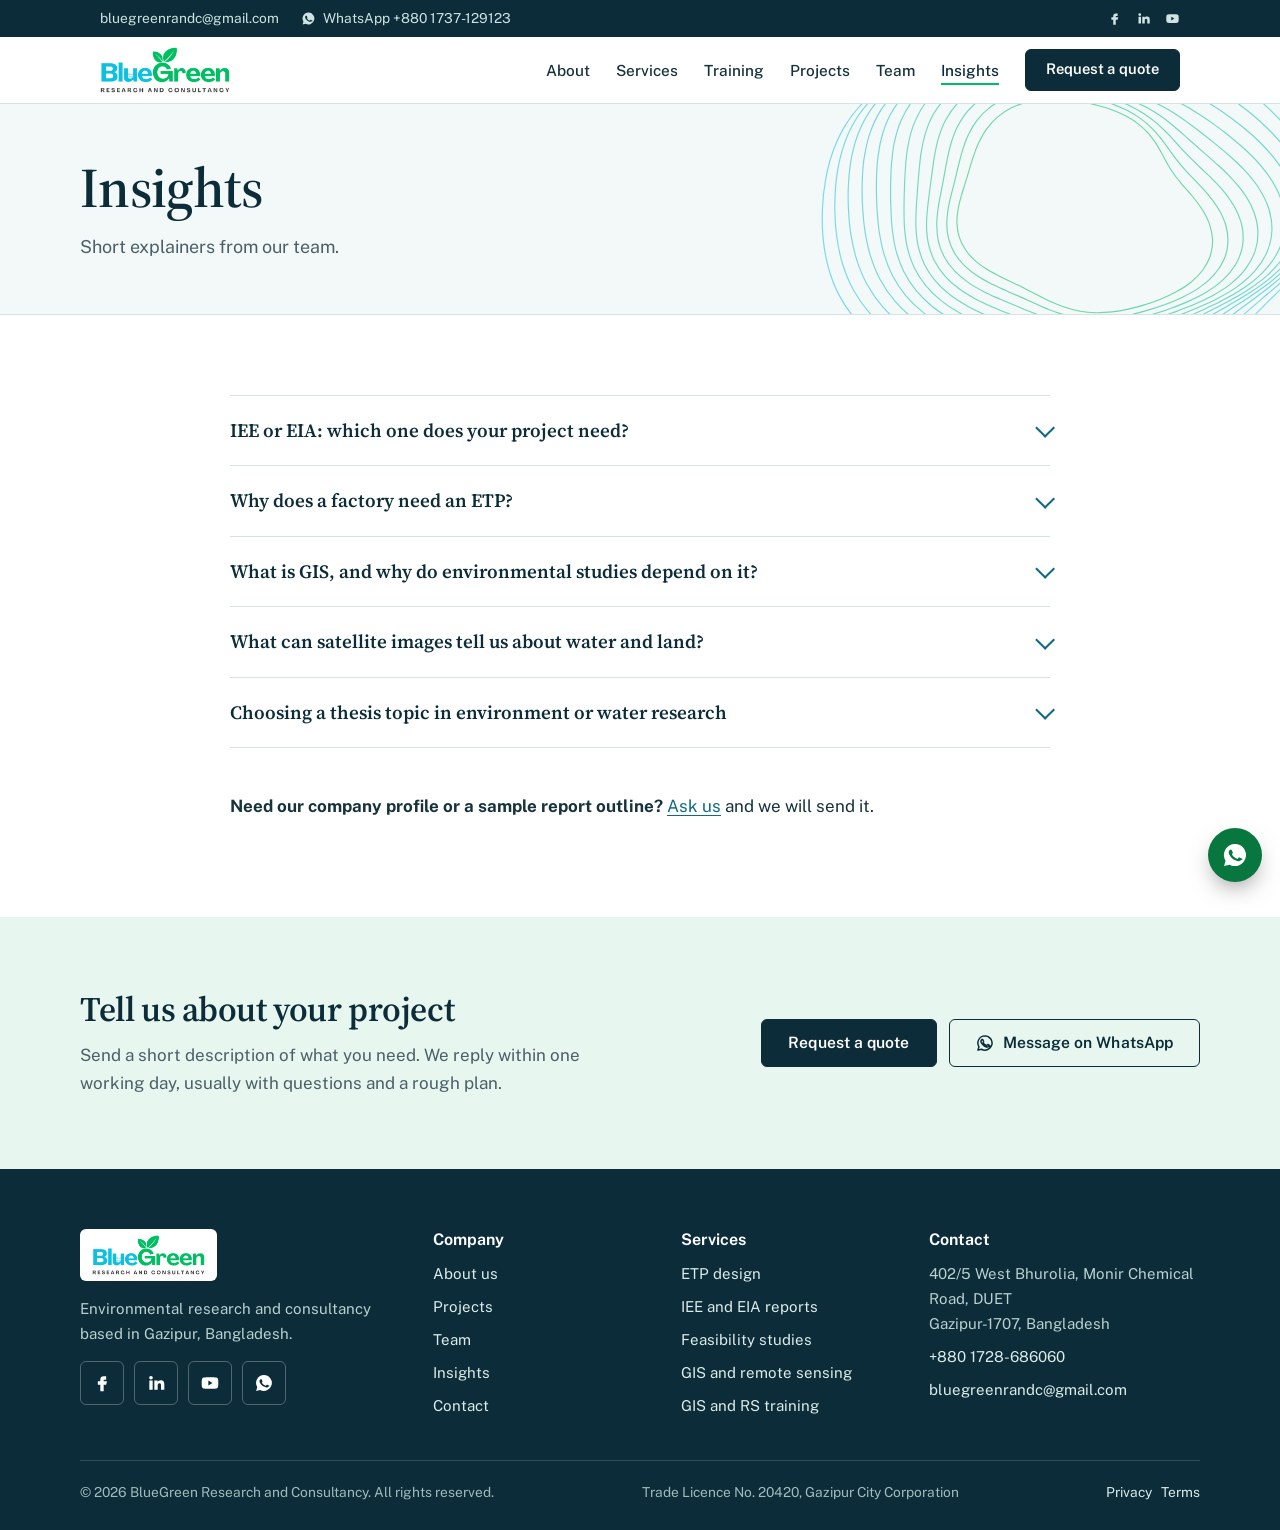
<file: insights.html>
<!DOCTYPE html>
<html lang="en"><head><meta charset="utf-8">
<meta name="viewport" content="width=device-width, initial-scale=1">
<title>Insights | BlueGreen Research and Consultancy</title>
<meta name="description" content="Short explainers from BlueGreen on IEE and EIA, effluent treatment plants, GIS, remote sensing and thesis research.">
<meta name="theme-color" content="#0b2c38">
<meta property="og:type" content="website"><meta property="og:site_name" content="BlueGreen Research and Consultancy">
<meta property="og:title" content="Insights | BlueGreen Research and Consultancy"><meta property="og:description" content="Short explainers from BlueGreen on IEE and EIA, effluent treatment plants, GIS, remote sensing and thesis research.">

<link rel="icon" href="favicon.png" sizes="48x48"><link rel="icon" href="favicon-192.png" sizes="192x192" type="image/png"><link rel="apple-touch-icon" href="apple-touch-icon.png">
<link rel="preconnect" href="https://fonts.googleapis.com"><link rel="preconnect" href="https://fonts.gstatic.com" crossorigin>
<link href="https://fonts.googleapis.com/css2?family=Public+Sans:wght@400;500;600;700&family=Source+Serif+4:opsz,wght@8..60,500;8..60,600&display=swap" rel="stylesheet">
<link rel="stylesheet" href="style.css">
<script>document.documentElement.className+=" js"</script>
</head><body>
<a class="skip" href="#main">Skip to content</a>
<div class="topbar"><div class="wrap topbar-in">
<div class="tb-left"><a href="mailto:bluegreenrandc@gmail.com">bluegreenrandc@gmail.com</a><a href="https://wa.me/8801737129123?text=Hello%20BlueGreen%2C%20I%20would%20like%20to%20discuss%20a%20project." rel="noopener"><svg viewBox="0 0 24 24" aria-hidden="true"><path d="M12 2.5a9.5 9.5 0 0 0-8.1 14.4L2.6 21.5l4.7-1.2A9.5 9.5 0 1 0 12 2.5zm5.3 13.6c-.2.6-1.300 1.200-1.800 1.200-.5.100-1 .2-3.200-.7-2.700-1.100-4.400-3.800-4.600-4-.1-.2-1.100-1.400-1.100-2.700s.7-1.900.9-2.200c.2-.3.500-.3.700-.3h.5c.2 0 .4 0 .6.500l.8 1.900c.1.200.1.400 0 .6l-.4.600c-.2.200-.3.400-.1.700.2.300.8 1.300 1.700 2.100 1.100 1 2.100 1.300 2.400 1.500.3.100.5.100.6-.1l.9-1c.2-.3.400-.2.700-.1l1.800.9c.3.100.5.200.5.300.1.200.1.800-.1 1.300z"/></svg>WhatsApp +880 1737-129123</a></div>
<div class="tb-right"><a href="https://www.facebook.com/bluegreenrand" rel="noopener" aria-label="Facebook"><svg viewBox="0 0 24 24" aria-hidden="true"><path d="M14 8h3V4h-3a4 4 0 0 0-4 4v2H7v4h3v8h4v-8h3l1-4h-4V8z"/></svg></a><a href="https://www.linkedin.com/company/bluegreen-research-and-consuntancy/" rel="noopener" aria-label="LinkedIn"><svg viewBox="0 0 24 24" aria-hidden="true"><path d="M4 9h4v11H4zM6 3.5a2.2 2.2 0 1 1 0 4.4 2.2 2.2 0 0 1 0-4.4zM10 9h3.8v1.6c.6-1 1.9-1.9 3.8-1.9 4 0 4.4 2.6 4.4 6V20h-4v-4.8c0-1.3 0-2.9-1.8-2.9s-2.2 1.4-2.2 2.8V20h-4z"/></svg></a><a href="https://www.youtube.com/@BlueGreenResearchandConsultanc" rel="noopener" aria-label="YouTube"><svg viewBox="0 0 24 24" aria-hidden="true"><path d="M21.6 7.2a2.5 2.5 0 0 0-1.8-1.8C18.2 5 12 5 12 5s-6.2 0-7.8.4A2.5 2.5 0 0 0 2.4 7.2C2 8.8 2 12 2 12s0 3.2.4 4.8a2.5 2.5 0 0 0 1.8 1.8C5.8 19 12 19 12 19s6.2 0 7.8-.4a2.5 2.5 0 0 0 1.8-1.8c.4-1.6.4-4.8.4-4.8s0-3.2-.4-4.8zM10 15V9l5 3z"/></svg></a></div>
</div></div>
<header class="site-header"><nav class="wrap nav" aria-label="Main">
<a class="brand" href="index.html"><img src="logo.png" width="130" height="46" alt="BlueGreen Research and Consultancy - home"></a>
<button class="nav-toggle" type="button" aria-expanded="false" aria-controls="menu"><span></span><span></span><span></span><span class="sr">Menu</span></button>
<ul id="menu" class="menu"><li><a href="about.html">About</a></li><li><a href="services.html">Services</a></li><li><a href="training.html">Training</a></li><li><a href="projects.html">Projects</a></li><li><a href="team.html">Team</a></li><li><a href="insights.html" aria-current="page">Insights</a></li><li><a class="btn btn-sm" href="contact.html">Request a quote</a></li></ul>
</nav></header>
<main id="main">
<div class="page-head"><div class="wrap"><h1>Insights</h1><p class="lead">Short explainers from our team.</p></div></div>

<section><div class="wrap" style="max-width:820px"><details class="post" id="iee-eia"><summary>IEE or EIA: which one does your project need?</summary><div class="body"><p>An Initial Environmental Examination (IEE) is a shorter study for projects with a moderate impact. An Environmental Impact Assessment (EIA) is a deeper study for projects with a bigger impact.</p><p>Which one applies depends on the category the Department of Environment gives your project. If you are unsure, ask before you start: the category decides the scope, the cost and the time.</p></div></details><details class="post" id="etp"><summary>Why does a factory need an ETP?</summary><div class="body"><p>An effluent treatment plant cleans industrial wastewater before it is released. This protects rivers, soil and nearby communities, and it is required to get and keep environmental clearance.</p><p>A good ETP is designed for the wastewater your factory really produces, not for a generic figure. That is why we start with the characterisation of your effluent.</p></div></details><details class="post" id="gis"><summary>What is GIS, and why do environmental studies depend on it?</summary><div class="body"><p>GIS (geographic information systems) lets you put data on a map and analyse it by place. In environmental work it answers questions such as which areas flood, where land use is changing, or which site is suitable for a plant.</p><p>Because every result is tied to a location, a map also makes findings easier for a regulator, a donor or a community to check.</p></div></details><details class="post" id="remote-sensing"><summary>What can satellite images tell us about water and land?</summary><div class="body"><p>Satellites record the same place again and again. From those images we can map land cover, track changes in rivers and wetlands, and estimate vegetation condition and drought.</p><p>Remote sensing does not replace fieldwork. It tells you where to look, and fieldwork tells you what you are looking at.</p></div></details><details class="post" id="thesis"><summary>Choosing a thesis topic in environment or water research</summary><div class="body"><p>Start from data you can actually get. A topic is only as good as the data behind it, so check availability before you commit.</p><p>Keep the question narrow, pick methods you can explain, and agree the plan with your supervisor early. If you want a second opinion on a topic, our team is happy to talk.</p></div></details>
<p style="margin-top:44px"><b>Need our company profile or a sample report outline?</b> <a href="contact.html">Ask us</a> and we will send it.</p></div></section>
<section class="cta"><div class="wrap cta-in"><div><h2>Tell us about your project</h2><p>Send a short description of what you need. We reply within one working day, usually with questions and a rough plan.</p></div>
<div class="btn-row"><a class="btn" href="contact.html">Request a quote</a><a class="btn btn-line" href="https://wa.me/8801737129123?text=Hello%20BlueGreen%2C%20I%20would%20like%20to%20discuss%20a%20project." rel="noopener"><svg viewBox="0 0 24 24" aria-hidden="true"><path d="M12 2.5a9.5 9.5 0 0 0-8.1 14.4L2.6 21.5l4.7-1.2A9.5 9.5 0 1 0 12 2.5zm5.3 13.6c-.2.6-1.300 1.200-1.800 1.200-.5.100-1 .2-3.200-.7-2.700-1.100-4.400-3.800-4.600-4-.1-.2-1.100-1.400-1.100-2.700s.7-1.900.9-2.200c.2-.3.500-.3.700-.3h.5c.2 0 .4 0 .6.500l.8 1.900c.1.200.1.400 0 .6l-.4.600c-.2.200-.3.400-.1.700.2.300.8 1.300 1.700 2.100 1.100 1 2.100 1.300 2.400 1.500.3.100.5.100.6-.1l.9-1c.2-.3.400-.2.700-.1l1.800.9c.3.100.5.200.5.300.1.200.1.800-.1 1.300z"/></svg>Message on WhatsApp</a></div></div></section>
</main>
<footer><div class="wrap">
<div class="foot-grid">
<div><a class="brand-box" href="index.html"><img src="logo.png" width="113" height="40" alt="BlueGreen Research and Consultancy"></a>
<p>Environmental research and consultancy based in Gazipur, Bangladesh.</p>
<div class="socials"><a href="https://www.facebook.com/bluegreenrand" rel="noopener" aria-label="Facebook"><svg viewBox="0 0 24 24" aria-hidden="true"><path d="M14 8h3V4h-3a4 4 0 0 0-4 4v2H7v4h3v8h4v-8h3l1-4h-4V8z"/></svg></a><a href="https://www.linkedin.com/company/bluegreen-research-and-consuntancy/" rel="noopener" aria-label="LinkedIn"><svg viewBox="0 0 24 24" aria-hidden="true"><path d="M4 9h4v11H4zM6 3.5a2.2 2.2 0 1 1 0 4.4 2.2 2.2 0 0 1 0-4.4zM10 9h3.8v1.6c.6-1 1.9-1.9 3.8-1.9 4 0 4.4 2.6 4.4 6V20h-4v-4.8c0-1.3 0-2.9-1.8-2.9s-2.2 1.4-2.2 2.8V20h-4z"/></svg></a><a href="https://www.youtube.com/@BlueGreenResearchandConsultanc" rel="noopener" aria-label="YouTube"><svg viewBox="0 0 24 24" aria-hidden="true"><path d="M21.6 7.2a2.5 2.5 0 0 0-1.8-1.8C18.2 5 12 5 12 5s-6.2 0-7.8.4A2.5 2.5 0 0 0 2.4 7.2C2 8.8 2 12 2 12s0 3.2.4 4.8a2.5 2.5 0 0 0 1.8 1.8C5.8 19 12 19 12 19s6.2 0 7.8-.4a2.5 2.5 0 0 0 1.8-1.8c.4-1.6.4-4.8.4-4.8s0-3.2-.4-4.8zM10 15V9l5 3z"/></svg></a><a href="https://wa.me/8801737129123?text=Hello%20BlueGreen%2C%20I%20would%20like%20to%20discuss%20a%20project." rel="noopener" aria-label="WhatsApp"><svg viewBox="0 0 24 24" aria-hidden="true"><path d="M12 2.5a9.5 9.5 0 0 0-8.1 14.4L2.6 21.5l4.7-1.2A9.5 9.5 0 1 0 12 2.5zm5.3 13.6c-.2.6-1.300 1.200-1.800 1.200-.5.100-1 .2-3.200-.7-2.700-1.100-4.400-3.800-4.600-4-.1-.2-1.100-1.400-1.100-2.700s.7-1.900.9-2.200c.2-.3.500-.3.700-.3h.5c.2 0 .4 0 .6.500l.8 1.900c.1.200.1.400 0 .6l-.4.600c-.2.200-.3.400-.1.700.2.300.8 1.300 1.700 2.100 1.100 1 2.100 1.300 2.400 1.500.3.100.5.100.6-.1l.9-1c.2-.3.400-.2.700-.1l1.800.9c.3.100.5.200.5.300.1.200.1.800-.1 1.300z"/></svg></a></div></div>
<div><h3>Company</h3><ul><li><a href="about.html">About us</a></li><li><a href="projects.html">Projects</a></li><li><a href="team.html">Team</a></li><li><a href="insights.html">Insights</a></li><li><a href="contact.html">Contact</a></li></ul></div>
<div><h3>Services</h3><ul><li><a href="services.html#etp">ETP design</a></li><li><a href="services.html#iee-eia">IEE and EIA reports</a></li><li><a href="services.html#feasibility">Feasibility studies</a></li><li><a href="services.html#gis">GIS and remote sensing</a></li><li><a href="training.html">GIS and RS training</a></li></ul></div>
<div><h3>Contact</h3><ul><li>402/5 West Bhurolia, Monir Chemical Road, DUET<br>Gazipur-1707, Bangladesh</li><li><a href="tel:+8801728686060">+880 1728-686060</a></li><li><a href="mailto:bluegreenrandc@gmail.com">bluegreenrandc@gmail.com</a></li></ul></div>
</div>
<div class="foot-base"><span>&copy; <span id="year">2026</span> BlueGreen Research and Consultancy. All rights reserved.</span>
<span>Trade Licence No. 20420, Gazipur City Corporation</span>
<span><a href="privacy.html">Privacy</a> &nbsp; <a href="terms.html">Terms</a></span></div>
</div></footer>
<a class="wa" href="https://wa.me/8801737129123?text=Hello%20BlueGreen%2C%20I%20would%20like%20to%20discuss%20a%20project." rel="noopener" aria-label="Chat with us on WhatsApp"><svg viewBox="0 0 24 24" aria-hidden="true"><path d="M12 2.5a9.5 9.5 0 0 0-8.1 14.4L2.6 21.5l4.7-1.2A9.5 9.5 0 1 0 12 2.5zm5.3 13.6c-.2.6-1.300 1.200-1.800 1.200-.5.100-1 .2-3.200-.7-2.700-1.100-4.400-3.800-4.600-4-.1-.2-1.100-1.400-1.100-2.700s.7-1.900.9-2.200c.2-.3.500-.3.700-.3h.5c.2 0 .4 0 .6.500l.8 1.900c.1.200.1.400 0 .6l-.4.600c-.2.200-.3.400-.1.700.2.300.8 1.300 1.700 2.100 1.100 1 2.100 1.300 2.400 1.500.3.100.5.100.6-.1l.9-1c.2-.3.400-.2.700-.1l1.800.9c.3.100.5.200.5.300.1.200.1.800-.1 1.300z"/></svg></a>
<script src="script.js"></script>
<script>(function(){var h=location.hash.slice(1);var d=h&&document.getElementById(h);if(d&&d.tagName==="DETAILS"){d.open=true;}})();</script></body></html>
</file>
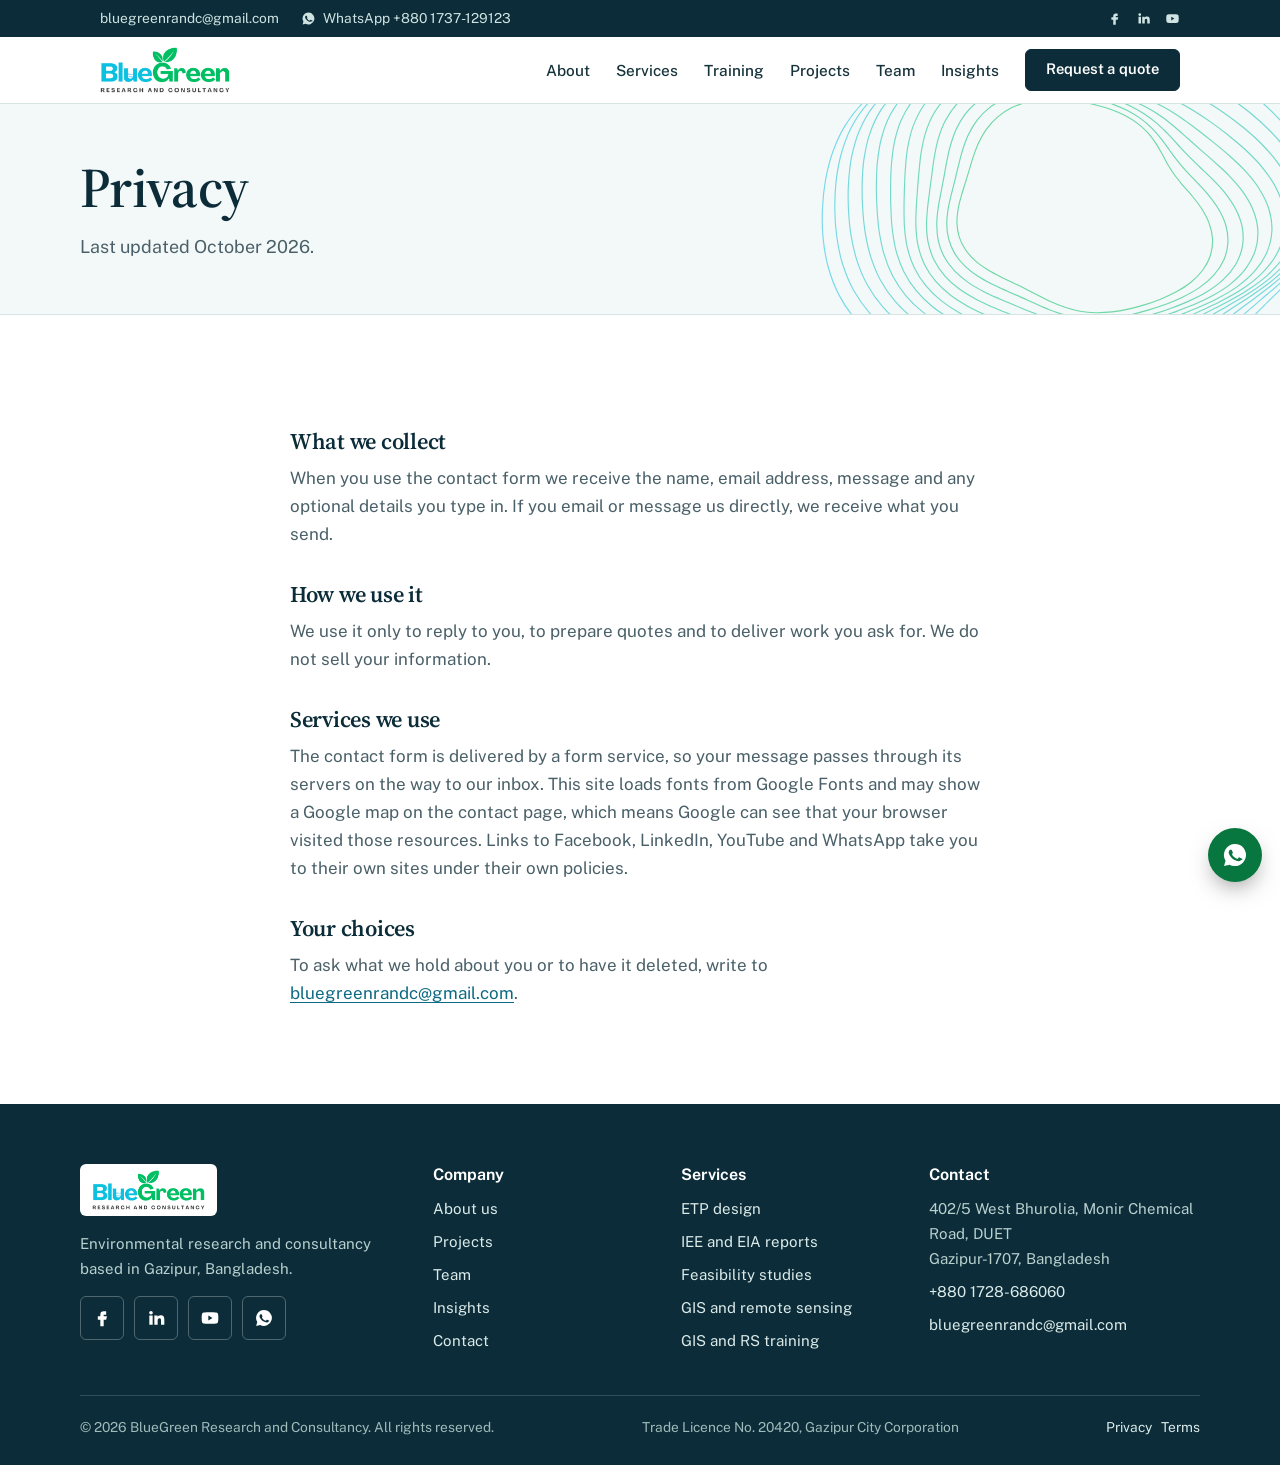
<file: privacy.html>
<!DOCTYPE html>
<html lang="en"><head><meta charset="utf-8">
<meta name="viewport" content="width=device-width, initial-scale=1">
<title>Privacy | BlueGreen Research and Consultancy</title>
<meta name="description" content="How BlueGreen Research and Consultancy handles information you send through this website.">
<meta name="theme-color" content="#0b2c38">
<meta property="og:type" content="website"><meta property="og:site_name" content="BlueGreen Research and Consultancy">
<meta property="og:title" content="Privacy | BlueGreen Research and Consultancy"><meta property="og:description" content="How BlueGreen Research and Consultancy handles information you send through this website.">

<link rel="icon" href="favicon.png" sizes="48x48"><link rel="icon" href="favicon-192.png" sizes="192x192" type="image/png"><link rel="apple-touch-icon" href="apple-touch-icon.png">
<link rel="preconnect" href="https://fonts.googleapis.com"><link rel="preconnect" href="https://fonts.gstatic.com" crossorigin>
<link href="https://fonts.googleapis.com/css2?family=Public+Sans:wght@400;500;600;700&family=Source+Serif+4:opsz,wght@8..60,500;8..60,600&display=swap" rel="stylesheet">
<link rel="stylesheet" href="style.css">
<script>document.documentElement.className+=" js"</script>
</head><body>
<a class="skip" href="#main">Skip to content</a>
<div class="topbar"><div class="wrap topbar-in">
<div class="tb-left"><a href="mailto:bluegreenrandc@gmail.com">bluegreenrandc@gmail.com</a><a href="https://wa.me/8801737129123?text=Hello%20BlueGreen%2C%20I%20would%20like%20to%20discuss%20a%20project." rel="noopener"><svg viewBox="0 0 24 24" aria-hidden="true"><path d="M12 2.5a9.5 9.5 0 0 0-8.1 14.4L2.6 21.5l4.7-1.2A9.5 9.5 0 1 0 12 2.5zm5.3 13.6c-.2.6-1.300 1.200-1.800 1.200-.5.100-1 .2-3.200-.7-2.700-1.100-4.400-3.800-4.600-4-.1-.2-1.100-1.400-1.100-2.700s.7-1.900.9-2.200c.2-.3.500-.3.700-.3h.5c.2 0 .4 0 .6.500l.8 1.900c.1.200.1.400 0 .6l-.4.600c-.2.200-.3.400-.1.700.2.300.8 1.300 1.700 2.100 1.100 1 2.100 1.300 2.400 1.500.3.100.5.100.6-.1l.9-1c.2-.3.400-.2.700-.1l1.800.9c.3.100.5.200.5.300.1.200.1.800-.1 1.300z"/></svg>WhatsApp +880 1737-129123</a></div>
<div class="tb-right"><a href="https://www.facebook.com/bluegreenrand" rel="noopener" aria-label="Facebook"><svg viewBox="0 0 24 24" aria-hidden="true"><path d="M14 8h3V4h-3a4 4 0 0 0-4 4v2H7v4h3v8h4v-8h3l1-4h-4V8z"/></svg></a><a href="https://www.linkedin.com/company/bluegreen-research-and-consuntancy/" rel="noopener" aria-label="LinkedIn"><svg viewBox="0 0 24 24" aria-hidden="true"><path d="M4 9h4v11H4zM6 3.5a2.2 2.2 0 1 1 0 4.4 2.2 2.2 0 0 1 0-4.4zM10 9h3.8v1.6c.6-1 1.9-1.9 3.8-1.9 4 0 4.4 2.6 4.4 6V20h-4v-4.8c0-1.3 0-2.9-1.8-2.9s-2.2 1.4-2.2 2.8V20h-4z"/></svg></a><a href="https://www.youtube.com/@BlueGreenResearchandConsultanc" rel="noopener" aria-label="YouTube"><svg viewBox="0 0 24 24" aria-hidden="true"><path d="M21.6 7.2a2.5 2.5 0 0 0-1.8-1.8C18.2 5 12 5 12 5s-6.2 0-7.8.4A2.5 2.5 0 0 0 2.4 7.2C2 8.8 2 12 2 12s0 3.2.4 4.8a2.5 2.5 0 0 0 1.8 1.8C5.8 19 12 19 12 19s6.2 0 7.8-.4a2.5 2.5 0 0 0 1.8-1.8c.4-1.6.4-4.8.4-4.8s0-3.2-.4-4.8zM10 15V9l5 3z"/></svg></a></div>
</div></div>
<header class="site-header"><nav class="wrap nav" aria-label="Main">
<a class="brand" href="index.html"><img src="logo.png" width="130" height="46" alt="BlueGreen Research and Consultancy - home"></a>
<button class="nav-toggle" type="button" aria-expanded="false" aria-controls="menu"><span></span><span></span><span></span><span class="sr">Menu</span></button>
<ul id="menu" class="menu"><li><a href="about.html">About</a></li><li><a href="services.html">Services</a></li><li><a href="training.html">Training</a></li><li><a href="projects.html">Projects</a></li><li><a href="team.html">Team</a></li><li><a href="insights.html">Insights</a></li><li><a class="btn btn-sm" href="contact.html">Request a quote</a></li></ul>
</nav></header>
<main id="main">
<div class="page-head"><div class="wrap"><h1>Privacy</h1><p class="lead">Last updated October 2026.</p></div></div>

<section><div class="wrap prose">
<h2>What we collect</h2><p>When you use the contact form we receive the name, email address, message and any optional details you type in. If you email or message us directly, we receive what you send.</p>
<h2>How we use it</h2><p>We use it only to reply to you, to prepare quotes and to deliver work you ask for. We do not sell your information.</p>
<h2>Services we use</h2><p>The contact form is delivered by a form service, so your message passes through its servers on the way to our inbox. This site loads fonts from Google Fonts and may show a Google map on the contact page, which means Google can see that your browser visited those resources. Links to Facebook, LinkedIn, YouTube and WhatsApp take you to their own sites under their own policies.</p>
<h2>Your choices</h2><p>To ask what we hold about you or to have it deleted, write to <a href="mailto:bluegreenrandc@gmail.com">bluegreenrandc@gmail.com</a>.</p>
</div></section>
</main>
<footer><div class="wrap">
<div class="foot-grid">
<div><a class="brand-box" href="index.html"><img src="logo.png" width="113" height="40" alt="BlueGreen Research and Consultancy"></a>
<p>Environmental research and consultancy based in Gazipur, Bangladesh.</p>
<div class="socials"><a href="https://www.facebook.com/bluegreenrand" rel="noopener" aria-label="Facebook"><svg viewBox="0 0 24 24" aria-hidden="true"><path d="M14 8h3V4h-3a4 4 0 0 0-4 4v2H7v4h3v8h4v-8h3l1-4h-4V8z"/></svg></a><a href="https://www.linkedin.com/company/bluegreen-research-and-consuntancy/" rel="noopener" aria-label="LinkedIn"><svg viewBox="0 0 24 24" aria-hidden="true"><path d="M4 9h4v11H4zM6 3.5a2.2 2.2 0 1 1 0 4.4 2.2 2.2 0 0 1 0-4.4zM10 9h3.8v1.6c.6-1 1.9-1.9 3.8-1.9 4 0 4.4 2.6 4.4 6V20h-4v-4.8c0-1.3 0-2.9-1.8-2.9s-2.2 1.4-2.2 2.8V20h-4z"/></svg></a><a href="https://www.youtube.com/@BlueGreenResearchandConsultanc" rel="noopener" aria-label="YouTube"><svg viewBox="0 0 24 24" aria-hidden="true"><path d="M21.6 7.2a2.5 2.5 0 0 0-1.8-1.8C18.2 5 12 5 12 5s-6.2 0-7.8.4A2.5 2.5 0 0 0 2.4 7.2C2 8.8 2 12 2 12s0 3.2.4 4.8a2.5 2.5 0 0 0 1.8 1.8C5.8 19 12 19 12 19s6.2 0 7.8-.4a2.5 2.5 0 0 0 1.8-1.8c.4-1.6.4-4.8.4-4.8s0-3.2-.4-4.8zM10 15V9l5 3z"/></svg></a><a href="https://wa.me/8801737129123?text=Hello%20BlueGreen%2C%20I%20would%20like%20to%20discuss%20a%20project." rel="noopener" aria-label="WhatsApp"><svg viewBox="0 0 24 24" aria-hidden="true"><path d="M12 2.5a9.5 9.5 0 0 0-8.1 14.4L2.6 21.5l4.7-1.2A9.5 9.5 0 1 0 12 2.5zm5.3 13.6c-.2.6-1.300 1.200-1.800 1.200-.5.100-1 .2-3.200-.7-2.700-1.100-4.400-3.800-4.600-4-.1-.2-1.100-1.400-1.100-2.700s.7-1.900.9-2.200c.2-.3.500-.3.700-.3h.5c.2 0 .4 0 .6.500l.8 1.900c.1.200.1.400 0 .6l-.4.600c-.2.200-.3.400-.1.700.2.300.8 1.300 1.700 2.100 1.100 1 2.100 1.300 2.400 1.500.3.100.5.100.6-.1l.9-1c.2-.3.400-.2.700-.1l1.800.9c.3.100.5.200.5.300.1.200.1.800-.1 1.300z"/></svg></a></div></div>
<div><h3>Company</h3><ul><li><a href="about.html">About us</a></li><li><a href="projects.html">Projects</a></li><li><a href="team.html">Team</a></li><li><a href="insights.html">Insights</a></li><li><a href="contact.html">Contact</a></li></ul></div>
<div><h3>Services</h3><ul><li><a href="services.html#etp">ETP design</a></li><li><a href="services.html#iee-eia">IEE and EIA reports</a></li><li><a href="services.html#feasibility">Feasibility studies</a></li><li><a href="services.html#gis">GIS and remote sensing</a></li><li><a href="training.html">GIS and RS training</a></li></ul></div>
<div><h3>Contact</h3><ul><li>402/5 West Bhurolia, Monir Chemical Road, DUET<br>Gazipur-1707, Bangladesh</li><li><a href="tel:+8801728686060">+880 1728-686060</a></li><li><a href="mailto:bluegreenrandc@gmail.com">bluegreenrandc@gmail.com</a></li></ul></div>
</div>
<div class="foot-base"><span>&copy; <span id="year">2026</span> BlueGreen Research and Consultancy. All rights reserved.</span>
<span>Trade Licence No. 20420, Gazipur City Corporation</span>
<span><a href="privacy.html">Privacy</a> &nbsp; <a href="terms.html">Terms</a></span></div>
</div></footer>
<a class="wa" href="https://wa.me/8801737129123?text=Hello%20BlueGreen%2C%20I%20would%20like%20to%20discuss%20a%20project." rel="noopener" aria-label="Chat with us on WhatsApp"><svg viewBox="0 0 24 24" aria-hidden="true"><path d="M12 2.5a9.5 9.5 0 0 0-8.1 14.4L2.6 21.5l4.7-1.2A9.5 9.5 0 1 0 12 2.5zm5.3 13.6c-.2.6-1.300 1.200-1.800 1.200-.5.100-1 .2-3.200-.7-2.700-1.100-4.400-3.800-4.600-4-.1-.2-1.100-1.400-1.100-2.700s.7-1.900.9-2.200c.2-.3.500-.3.700-.3h.5c.2 0 .4 0 .6.500l.8 1.900c.1.200.1.400 0 .6l-.4.600c-.2.200-.3.400-.1.700.2.300.8 1.300 1.700 2.100 1.100 1 2.100 1.300 2.400 1.500.3.100.5.100.6-.1l.9-1c.2-.3.400-.2.700-.1l1.800.9c.3.100.5.200.5.300.1.200.1.800-.1 1.300z"/></svg></a>
<script src="script.js"></script>
</body></html>
</file>
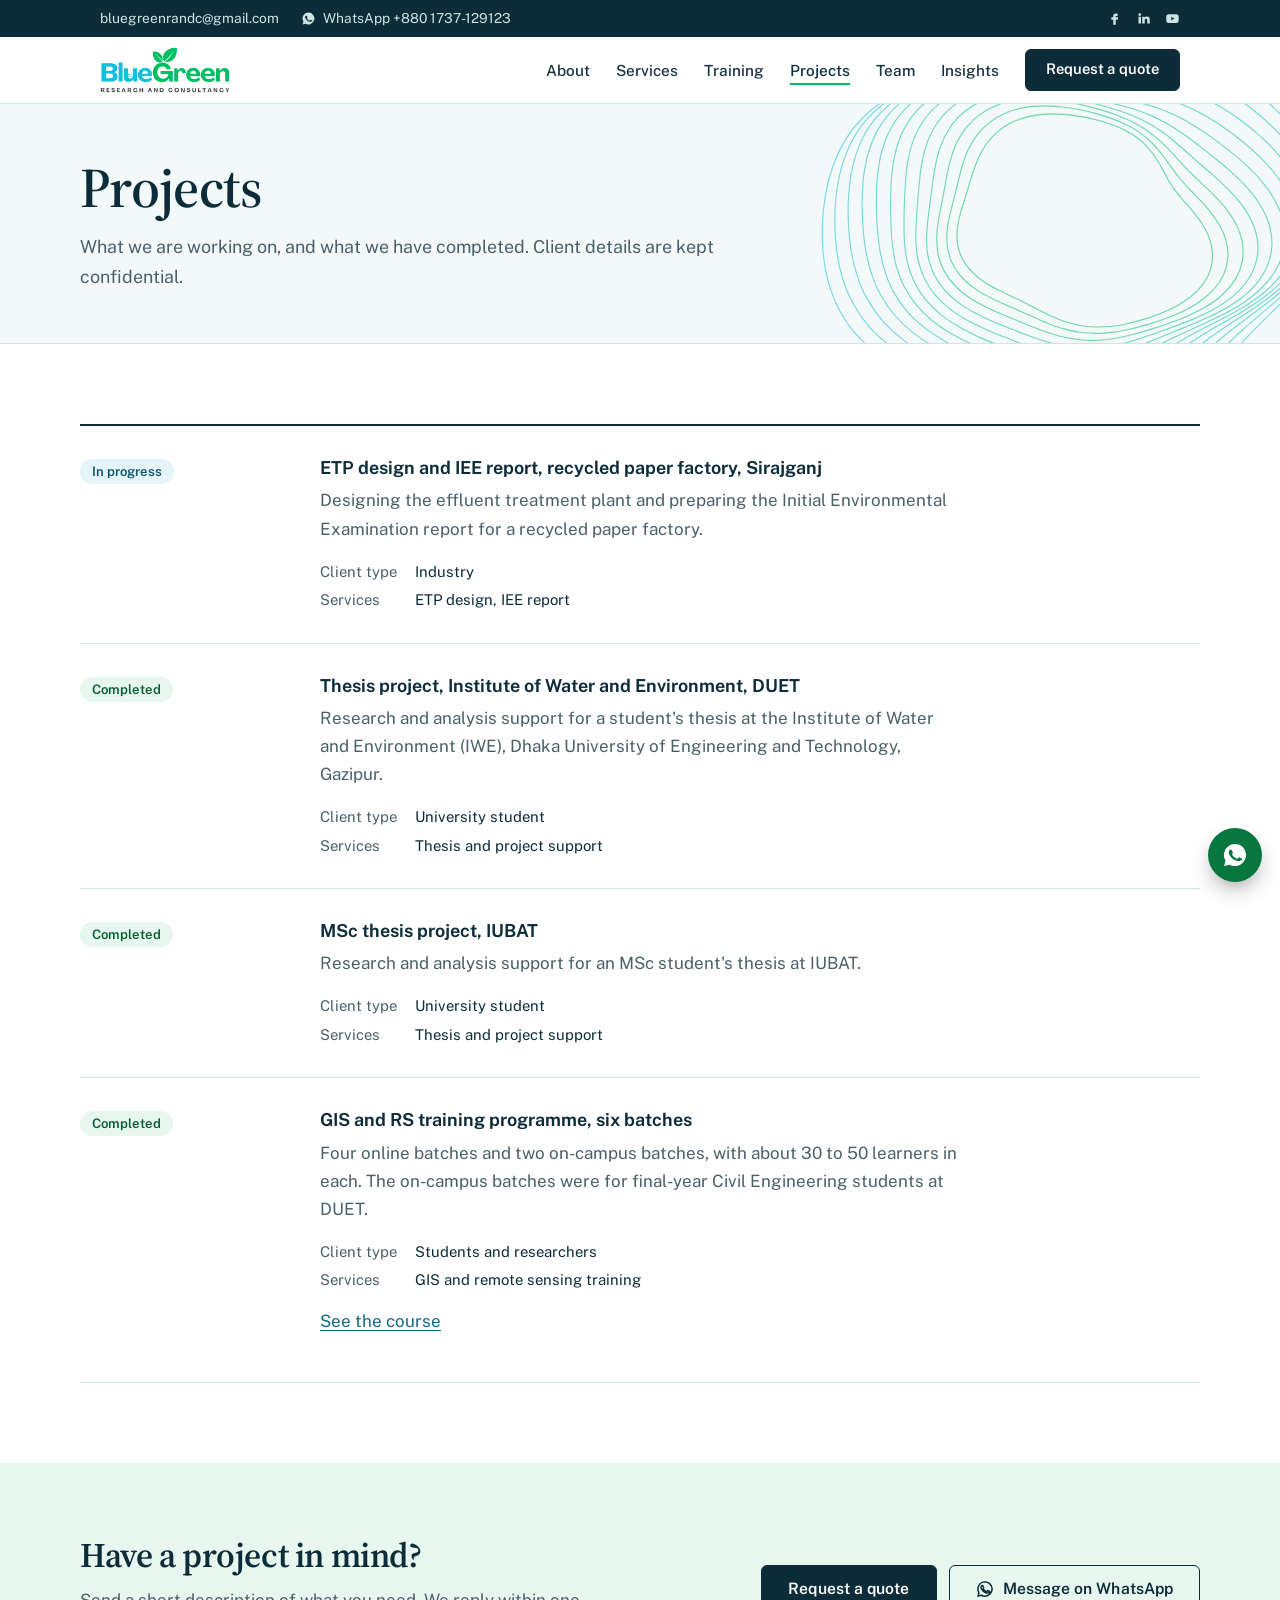
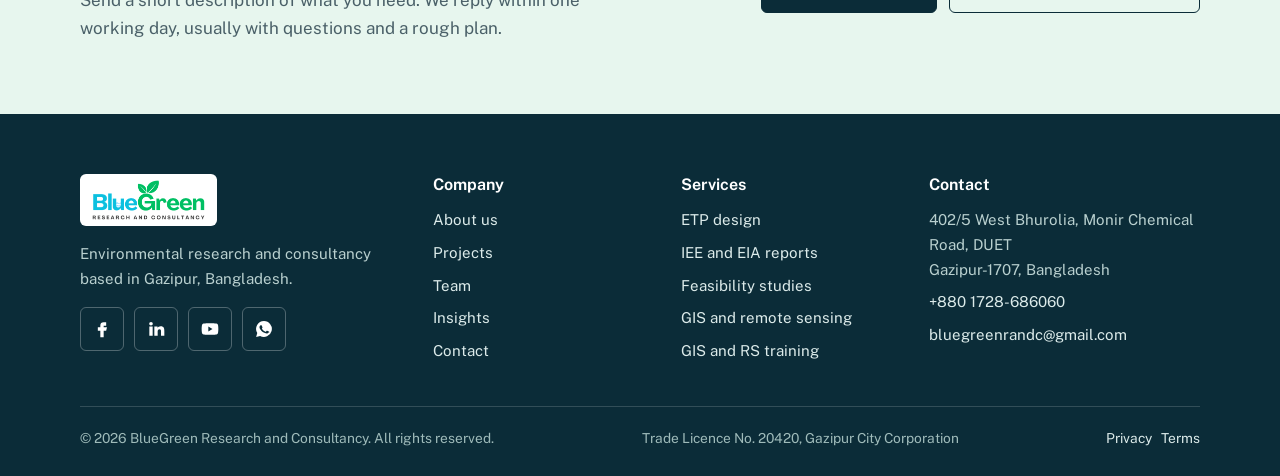
<file: projects.html>
<!DOCTYPE html>
<html lang="en"><head><meta charset="utf-8">
<meta name="viewport" content="width=device-width, initial-scale=1">
<title>Projects | BlueGreen Research and Consultancy</title>
<meta name="description" content="Projects by BlueGreen Research and Consultancy: ETP design and IEE for a paper factory, thesis support, and six batches of GIS training.">
<meta name="theme-color" content="#0b2c38">
<meta property="og:type" content="website"><meta property="og:site_name" content="BlueGreen Research and Consultancy">
<meta property="og:title" content="Projects | BlueGreen Research and Consultancy"><meta property="og:description" content="Projects by BlueGreen Research and Consultancy: ETP design and IEE for a paper factory, thesis support, and six batches of GIS training.">

<link rel="icon" href="favicon.png" sizes="48x48"><link rel="icon" href="favicon-192.png" sizes="192x192" type="image/png"><link rel="apple-touch-icon" href="apple-touch-icon.png">
<link rel="preconnect" href="https://fonts.googleapis.com"><link rel="preconnect" href="https://fonts.gstatic.com" crossorigin>
<link href="https://fonts.googleapis.com/css2?family=Public+Sans:wght@400;500;600;700&family=Source+Serif+4:opsz,wght@8..60,500;8..60,600&display=swap" rel="stylesheet">
<link rel="stylesheet" href="style.css">
<script>document.documentElement.className+=" js"</script>
</head><body>
<a class="skip" href="#main">Skip to content</a>
<div class="topbar"><div class="wrap topbar-in">
<div class="tb-left"><a href="mailto:bluegreenrandc@gmail.com">bluegreenrandc@gmail.com</a><a href="https://wa.me/8801737129123?text=Hello%20BlueGreen%2C%20I%20would%20like%20to%20discuss%20a%20project." rel="noopener"><svg viewBox="0 0 24 24" aria-hidden="true"><path d="M12 2.5a9.5 9.5 0 0 0-8.1 14.4L2.6 21.5l4.7-1.2A9.5 9.5 0 1 0 12 2.5zm5.3 13.6c-.2.6-1.300 1.200-1.800 1.200-.5.100-1 .2-3.200-.7-2.700-1.100-4.400-3.800-4.600-4-.1-.2-1.100-1.400-1.100-2.700s.7-1.900.9-2.200c.2-.3.500-.3.700-.3h.5c.2 0 .4 0 .6.500l.8 1.900c.1.200.1.400 0 .6l-.4.600c-.2.200-.3.400-.1.700.2.300.8 1.300 1.700 2.100 1.100 1 2.100 1.300 2.400 1.500.3.100.5.100.6-.1l.9-1c.2-.3.400-.2.700-.1l1.800.9c.3.100.5.200.5.300.1.200.1.800-.1 1.300z"/></svg>WhatsApp +880 1737-129123</a></div>
<div class="tb-right"><a href="https://www.facebook.com/bluegreenrand" rel="noopener" aria-label="Facebook"><svg viewBox="0 0 24 24" aria-hidden="true"><path d="M14 8h3V4h-3a4 4 0 0 0-4 4v2H7v4h3v8h4v-8h3l1-4h-4V8z"/></svg></a><a href="https://www.linkedin.com/company/bluegreen-research-and-consuntancy/" rel="noopener" aria-label="LinkedIn"><svg viewBox="0 0 24 24" aria-hidden="true"><path d="M4 9h4v11H4zM6 3.5a2.2 2.2 0 1 1 0 4.4 2.2 2.2 0 0 1 0-4.4zM10 9h3.8v1.6c.6-1 1.9-1.9 3.8-1.9 4 0 4.4 2.6 4.4 6V20h-4v-4.8c0-1.3 0-2.9-1.8-2.9s-2.2 1.4-2.2 2.8V20h-4z"/></svg></a><a href="https://www.youtube.com/@BlueGreenResearchandConsultanc" rel="noopener" aria-label="YouTube"><svg viewBox="0 0 24 24" aria-hidden="true"><path d="M21.6 7.2a2.5 2.5 0 0 0-1.8-1.8C18.2 5 12 5 12 5s-6.2 0-7.8.4A2.5 2.5 0 0 0 2.4 7.2C2 8.8 2 12 2 12s0 3.2.4 4.8a2.5 2.5 0 0 0 1.8 1.8C5.8 19 12 19 12 19s6.2 0 7.8-.4a2.5 2.5 0 0 0 1.8-1.8c.4-1.6.4-4.8.4-4.8s0-3.2-.4-4.8zM10 15V9l5 3z"/></svg></a></div>
</div></div>
<header class="site-header"><nav class="wrap nav" aria-label="Main">
<a class="brand" href="index.html"><img src="logo.png" width="130" height="46" alt="BlueGreen Research and Consultancy - home"></a>
<button class="nav-toggle" type="button" aria-expanded="false" aria-controls="menu"><span></span><span></span><span></span><span class="sr">Menu</span></button>
<ul id="menu" class="menu"><li><a href="about.html">About</a></li><li><a href="services.html">Services</a></li><li><a href="training.html">Training</a></li><li><a href="projects.html" aria-current="page">Projects</a></li><li><a href="team.html">Team</a></li><li><a href="insights.html">Insights</a></li><li><a class="btn btn-sm" href="contact.html">Request a quote</a></li></ul>
</nav></header>
<main id="main">
<div class="page-head"><div class="wrap"><h1>Projects</h1><p class="lead">What we are working on, and what we have completed. Client details are kept confidential.</p></div></div>

<section><div class="wrap">
<div class="proj"><div><span class="chip">In progress</span></div><div><h3>ETP design and IEE report, recycled paper factory, Sirajganj</h3>
<p>Designing the effluent treatment plant and preparing the Initial Environmental Examination report for a recycled paper factory.</p>
<dl><dt>Client type</dt><dd>Industry</dd><dt>Services</dt><dd>ETP design, IEE report</dd></dl></div></div>
<div class="proj"><div><span class="chip done">Completed</span></div><div><h3>Thesis project, Institute of Water and Environment, DUET</h3>
<p>Research and analysis support for a student's thesis at the Institute of Water and Environment (IWE), Dhaka University of Engineering and Technology, Gazipur.</p>
<dl><dt>Client type</dt><dd>University student</dd><dt>Services</dt><dd>Thesis and project support</dd></dl></div></div>
<div class="proj"><div><span class="chip done">Completed</span></div><div><h3>MSc thesis project, IUBAT</h3>
<p>Research and analysis support for an MSc student's thesis at IUBAT.</p>
<dl><dt>Client type</dt><dd>University student</dd><dt>Services</dt><dd>Thesis and project support</dd></dl></div></div>
<div class="proj"><div><span class="chip done">Completed</span></div><div><h3>GIS and RS training programme, six batches</h3>
<p>Four online batches and two on-campus batches, with about 30 to 50 learners in each. The on-campus batches were for final-year Civil Engineering students at DUET.</p>
<dl><dt>Client type</dt><dd>Students and researchers</dd><dt>Services</dt><dd>GIS and remote sensing training</dd></dl>
<p style="margin-top:14px"><a href="training.html">See the course</a></p></div></div>
</div></section>
<section class="cta"><div class="wrap cta-in"><div><h2>Have a project in mind?</h2><p>Send a short description of what you need. We reply within one working day, usually with questions and a rough plan.</p></div>
<div class="btn-row"><a class="btn" href="contact.html">Request a quote</a><a class="btn btn-line" href="https://wa.me/8801737129123?text=Hello%20BlueGreen%2C%20I%20would%20like%20to%20discuss%20a%20project." rel="noopener"><svg viewBox="0 0 24 24" aria-hidden="true"><path d="M12 2.5a9.5 9.5 0 0 0-8.1 14.4L2.6 21.5l4.7-1.2A9.5 9.5 0 1 0 12 2.5zm5.3 13.6c-.2.6-1.300 1.200-1.800 1.200-.5.100-1 .2-3.200-.7-2.700-1.100-4.400-3.800-4.600-4-.1-.2-1.100-1.400-1.100-2.700s.7-1.900.9-2.200c.2-.3.500-.3.700-.3h.5c.2 0 .4 0 .6.500l.8 1.900c.1.200.1.400 0 .6l-.4.600c-.2.200-.3.400-.1.700.2.300.8 1.300 1.700 2.100 1.100 1 2.100 1.300 2.400 1.500.3.100.5.100.6-.1l.9-1c.2-.3.400-.2.700-.1l1.800.9c.3.100.5.200.5.300.1.200.1.800-.1 1.300z"/></svg>Message on WhatsApp</a></div></div></section>
</main>
<footer><div class="wrap">
<div class="foot-grid">
<div><a class="brand-box" href="index.html"><img src="logo.png" width="113" height="40" alt="BlueGreen Research and Consultancy"></a>
<p>Environmental research and consultancy based in Gazipur, Bangladesh.</p>
<div class="socials"><a href="https://www.facebook.com/bluegreenrand" rel="noopener" aria-label="Facebook"><svg viewBox="0 0 24 24" aria-hidden="true"><path d="M14 8h3V4h-3a4 4 0 0 0-4 4v2H7v4h3v8h4v-8h3l1-4h-4V8z"/></svg></a><a href="https://www.linkedin.com/company/bluegreen-research-and-consuntancy/" rel="noopener" aria-label="LinkedIn"><svg viewBox="0 0 24 24" aria-hidden="true"><path d="M4 9h4v11H4zM6 3.5a2.2 2.2 0 1 1 0 4.4 2.2 2.2 0 0 1 0-4.4zM10 9h3.8v1.6c.6-1 1.9-1.9 3.8-1.9 4 0 4.4 2.6 4.4 6V20h-4v-4.8c0-1.3 0-2.9-1.8-2.9s-2.2 1.4-2.2 2.8V20h-4z"/></svg></a><a href="https://www.youtube.com/@BlueGreenResearchandConsultanc" rel="noopener" aria-label="YouTube"><svg viewBox="0 0 24 24" aria-hidden="true"><path d="M21.6 7.2a2.5 2.5 0 0 0-1.8-1.8C18.2 5 12 5 12 5s-6.2 0-7.8.4A2.5 2.5 0 0 0 2.4 7.2C2 8.8 2 12 2 12s0 3.2.4 4.8a2.5 2.5 0 0 0 1.8 1.8C5.8 19 12 19 12 19s6.2 0 7.8-.4a2.5 2.5 0 0 0 1.8-1.8c.4-1.6.4-4.8.4-4.8s0-3.2-.4-4.8zM10 15V9l5 3z"/></svg></a><a href="https://wa.me/8801737129123?text=Hello%20BlueGreen%2C%20I%20would%20like%20to%20discuss%20a%20project." rel="noopener" aria-label="WhatsApp"><svg viewBox="0 0 24 24" aria-hidden="true"><path d="M12 2.5a9.5 9.5 0 0 0-8.1 14.4L2.6 21.5l4.7-1.2A9.5 9.5 0 1 0 12 2.5zm5.3 13.6c-.2.6-1.300 1.200-1.800 1.200-.5.100-1 .2-3.200-.7-2.700-1.100-4.400-3.800-4.600-4-.1-.2-1.100-1.400-1.100-2.700s.7-1.900.9-2.200c.2-.3.500-.3.700-.3h.5c.2 0 .4 0 .6.500l.8 1.900c.1.200.1.400 0 .6l-.4.600c-.2.200-.3.400-.1.700.2.300.8 1.300 1.700 2.100 1.100 1 2.100 1.300 2.400 1.500.3.100.5.100.6-.1l.9-1c.2-.3.400-.2.700-.1l1.800.9c.3.100.5.200.5.300.1.200.1.800-.1 1.300z"/></svg></a></div></div>
<div><h3>Company</h3><ul><li><a href="about.html">About us</a></li><li><a href="projects.html">Projects</a></li><li><a href="team.html">Team</a></li><li><a href="insights.html">Insights</a></li><li><a href="contact.html">Contact</a></li></ul></div>
<div><h3>Services</h3><ul><li><a href="services.html#etp">ETP design</a></li><li><a href="services.html#iee-eia">IEE and EIA reports</a></li><li><a href="services.html#feasibility">Feasibility studies</a></li><li><a href="services.html#gis">GIS and remote sensing</a></li><li><a href="training.html">GIS and RS training</a></li></ul></div>
<div><h3>Contact</h3><ul><li>402/5 West Bhurolia, Monir Chemical Road, DUET<br>Gazipur-1707, Bangladesh</li><li><a href="tel:+8801728686060">+880 1728-686060</a></li><li><a href="mailto:bluegreenrandc@gmail.com">bluegreenrandc@gmail.com</a></li></ul></div>
</div>
<div class="foot-base"><span>&copy; <span id="year">2026</span> BlueGreen Research and Consultancy. All rights reserved.</span>
<span>Trade Licence No. 20420, Gazipur City Corporation</span>
<span><a href="privacy.html">Privacy</a> &nbsp; <a href="terms.html">Terms</a></span></div>
</div></footer>
<a class="wa" href="https://wa.me/8801737129123?text=Hello%20BlueGreen%2C%20I%20would%20like%20to%20discuss%20a%20project." rel="noopener" aria-label="Chat with us on WhatsApp"><svg viewBox="0 0 24 24" aria-hidden="true"><path d="M12 2.5a9.5 9.5 0 0 0-8.1 14.4L2.6 21.5l4.7-1.2A9.5 9.5 0 1 0 12 2.5zm5.3 13.6c-.2.6-1.300 1.200-1.800 1.200-.5.100-1 .2-3.200-.7-2.700-1.100-4.400-3.800-4.600-4-.1-.2-1.100-1.400-1.100-2.700s.7-1.900.9-2.200c.2-.3.500-.3.700-.3h.5c.2 0 .4 0 .6.500l.8 1.900c.1.200.1.400 0 .6l-.4.600c-.2.200-.3.400-.1.700.2.300.8 1.300 1.700 2.100 1.100 1 2.100 1.300 2.400 1.500.3.100.5.100.6-.1l.9-1c.2-.3.400-.2.700-.1l1.800.9c.3.100.5.200.5.300.1.200.1.800-.1 1.300z"/></svg></a>
<script src="script.js"></script>
</body></html>
</file>
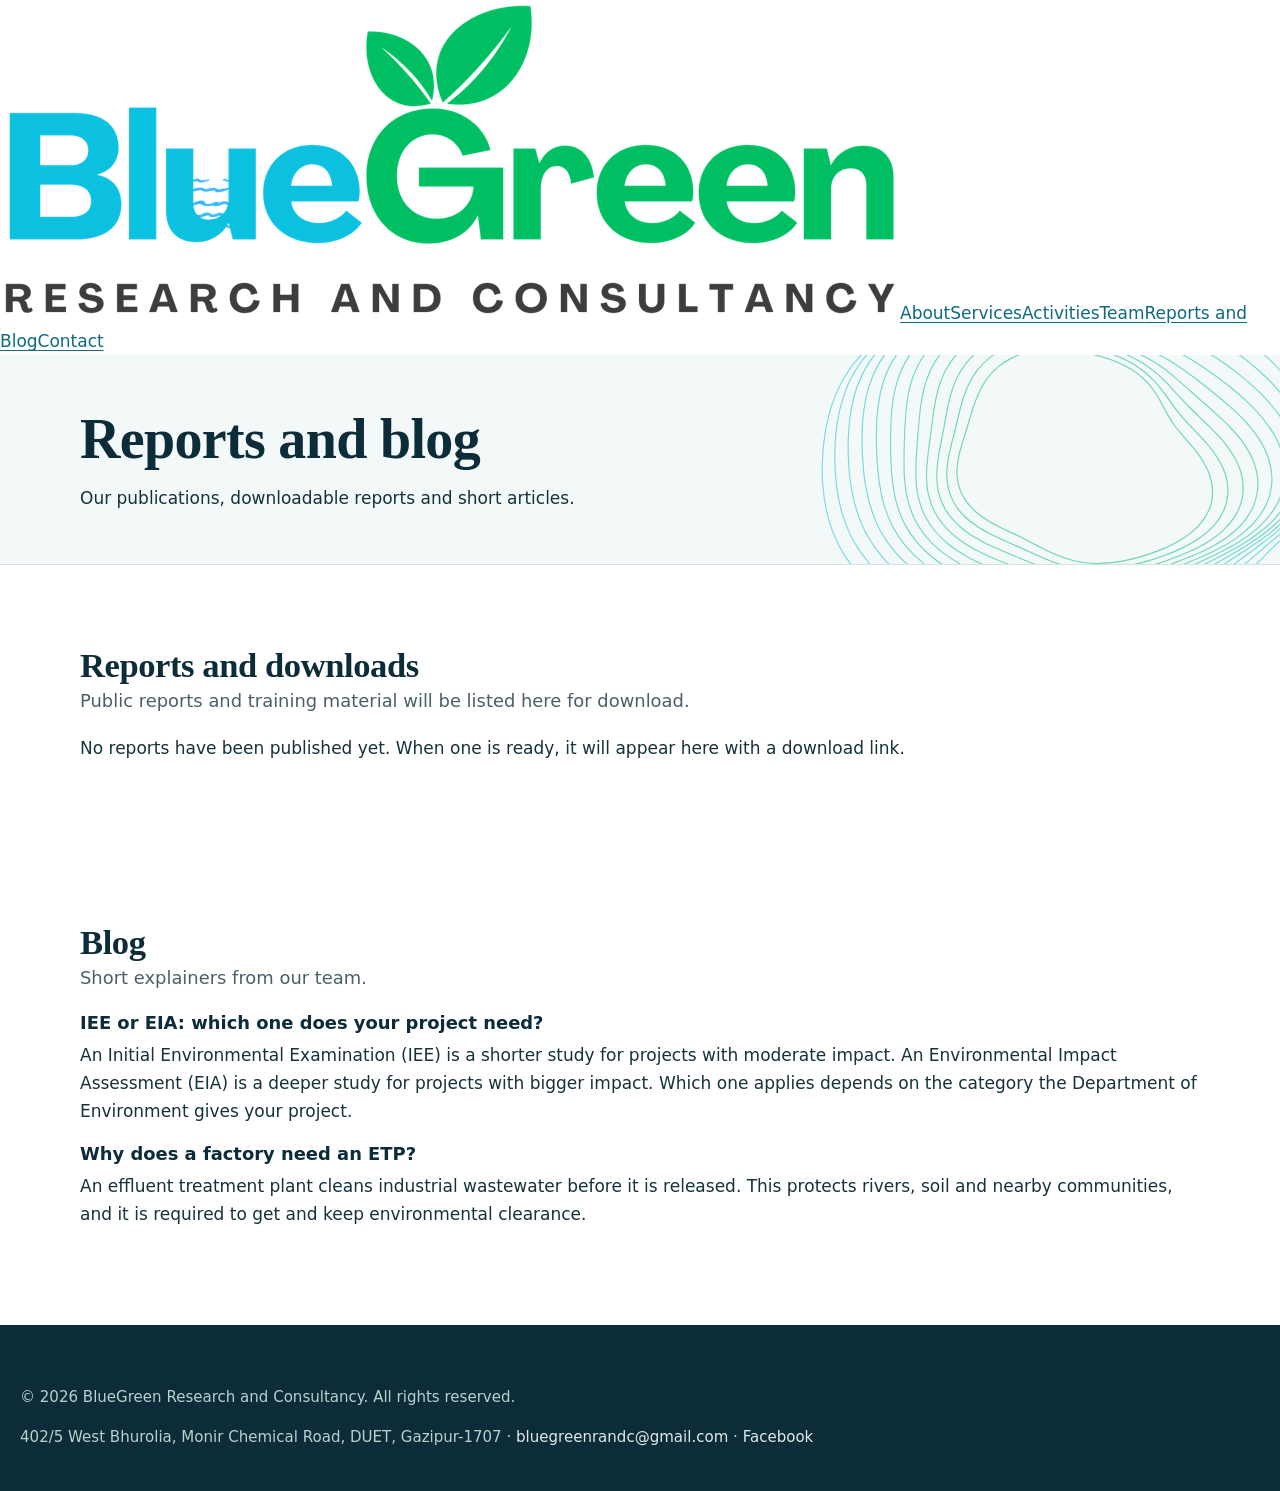
<file: publications.html>
<!DOCTYPE html>
<html lang="en"><head><meta charset="utf-8"><meta name="viewport" content="width=device-width, initial-scale=1">
<title>Reports and Blog | BlueGreen Research and Consultancy</title>
<meta name="description" content="BlueGreen Research and Consultancy, Gazipur: ETP design, IEE/EIA reports, GIS and hydrological training, and research support.">
<link rel="icon" href="logo.png"><link rel="stylesheet" href="style.css"></head><body>
<header><nav><a class="logo" href="index.html"><img src="logo.png" alt="BlueGreen Research and Consultancy"></a><a class="l" href="about.html">About</a><a class="l" href="services.html">Services</a><a class="l" href="activities.html">Activities</a><a class="l" href="team.html">Team</a><a class="l" href="publications.html" aria-current="page">Reports and Blog</a><a class="l" href="contact.html">Contact</a></nav></header>
<main><div class="page-head"><div class="wrap"><h1>Reports and blog</h1><p>Our publications, downloadable reports and short articles.</p></div></div><section><div class="wrap"><h2>Reports and downloads</h2><p class="lead">Public reports and training material will be listed here for download.</p>
<div class="empty">No reports have been published yet. When one is ready, it will appear here with a download link.</div></div></section>
<section class="alt"><div class="wrap"><h2>Blog</h2><p class="lead">Short explainers from our team.</p><div class="grid">
<article class="card"><h3>IEE or EIA: which one does your project need?</h3><p>An Initial Environmental Examination (IEE) is a shorter study for projects with moderate impact. An Environmental Impact Assessment (EIA) is a deeper study for projects with bigger impact. Which one applies depends on the category the Department of Environment gives your project.</p></article>
<article class="card"><h3>Why does a factory need an ETP?</h3><p>An effluent treatment plant cleans industrial wastewater before it is released. This protects rivers, soil and nearby communities, and it is required to get and keep environmental clearance.</p></article></div></div></section></main>
<footer><p>© 2026 BlueGreen Research and Consultancy. All rights reserved.</p>
<p>402/5 West Bhurolia, Monir Chemical Road, DUET, Gazipur-1707 · <a href="mailto:bluegreenrandc@gmail.com">bluegreenrandc@gmail.com</a> · <a href="https://www.facebook.com/bluegreenrand">Facebook</a></p></footer></body></html>
</file>
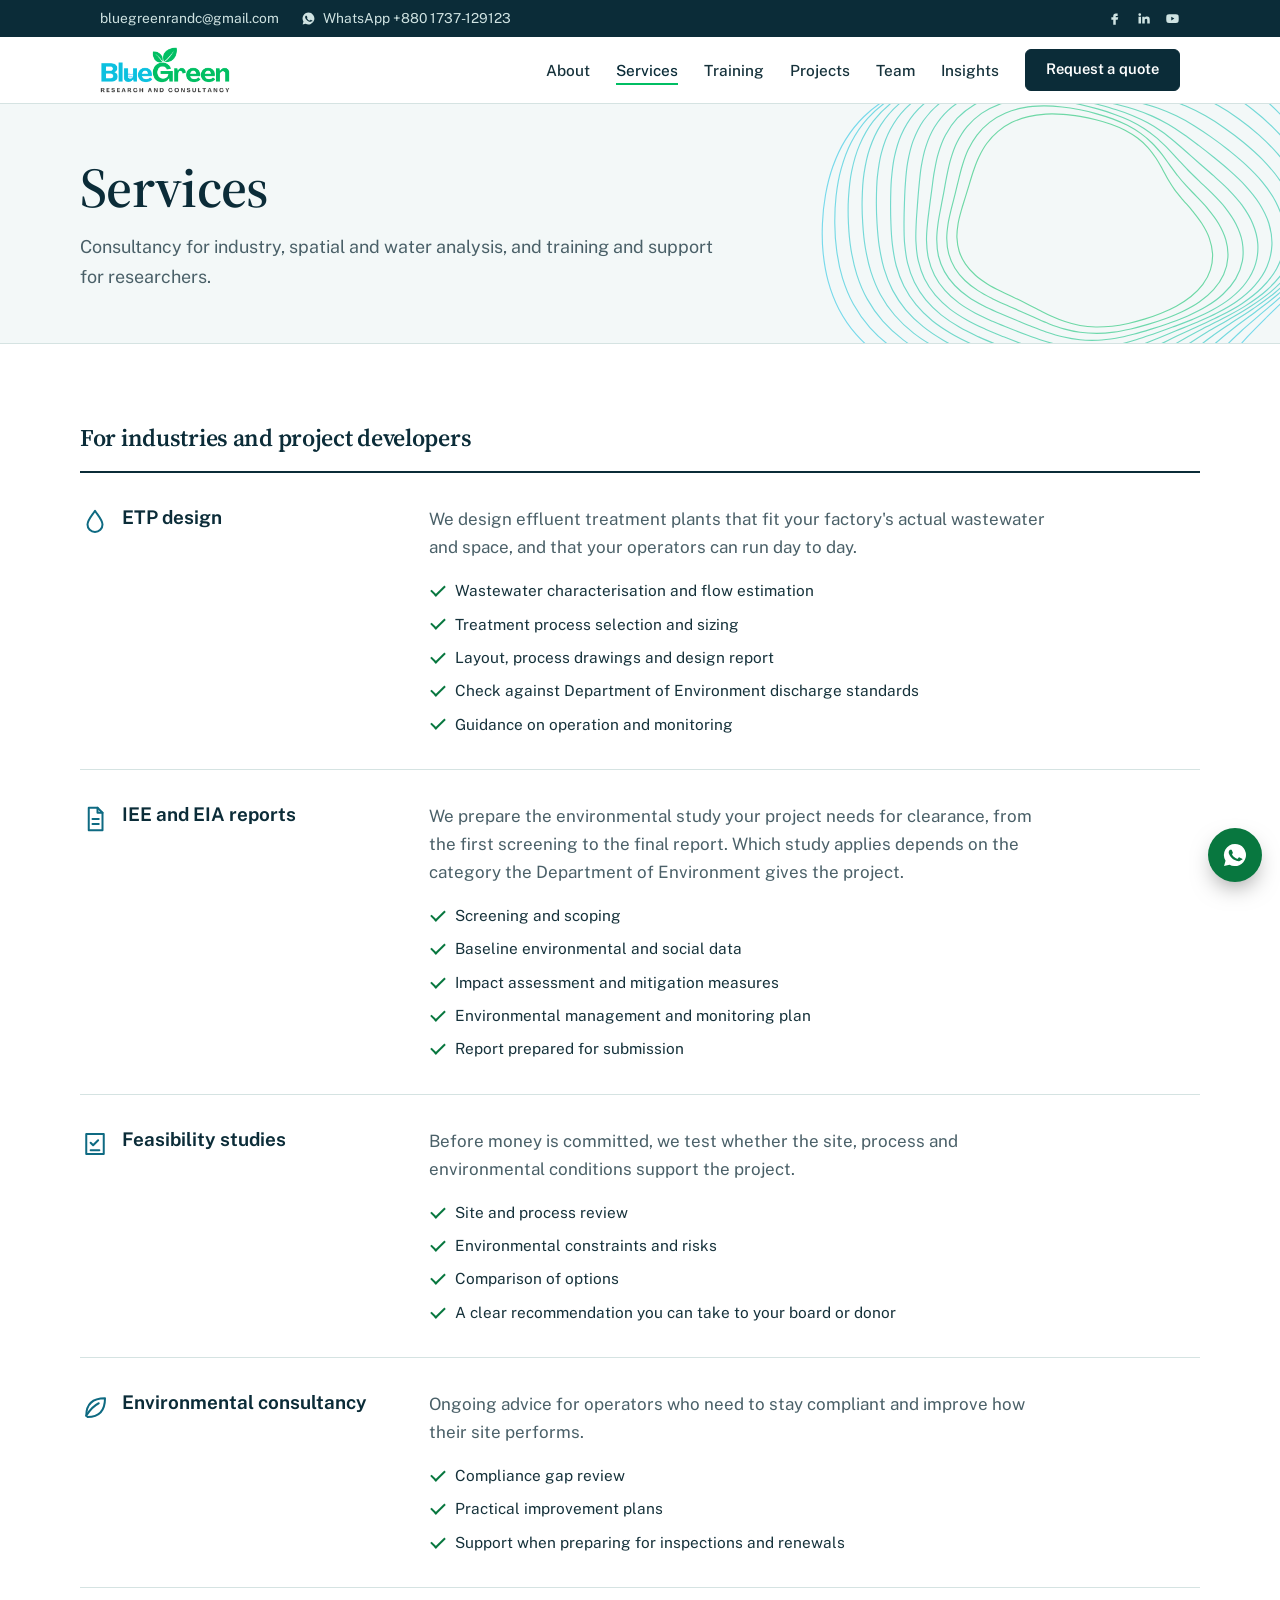
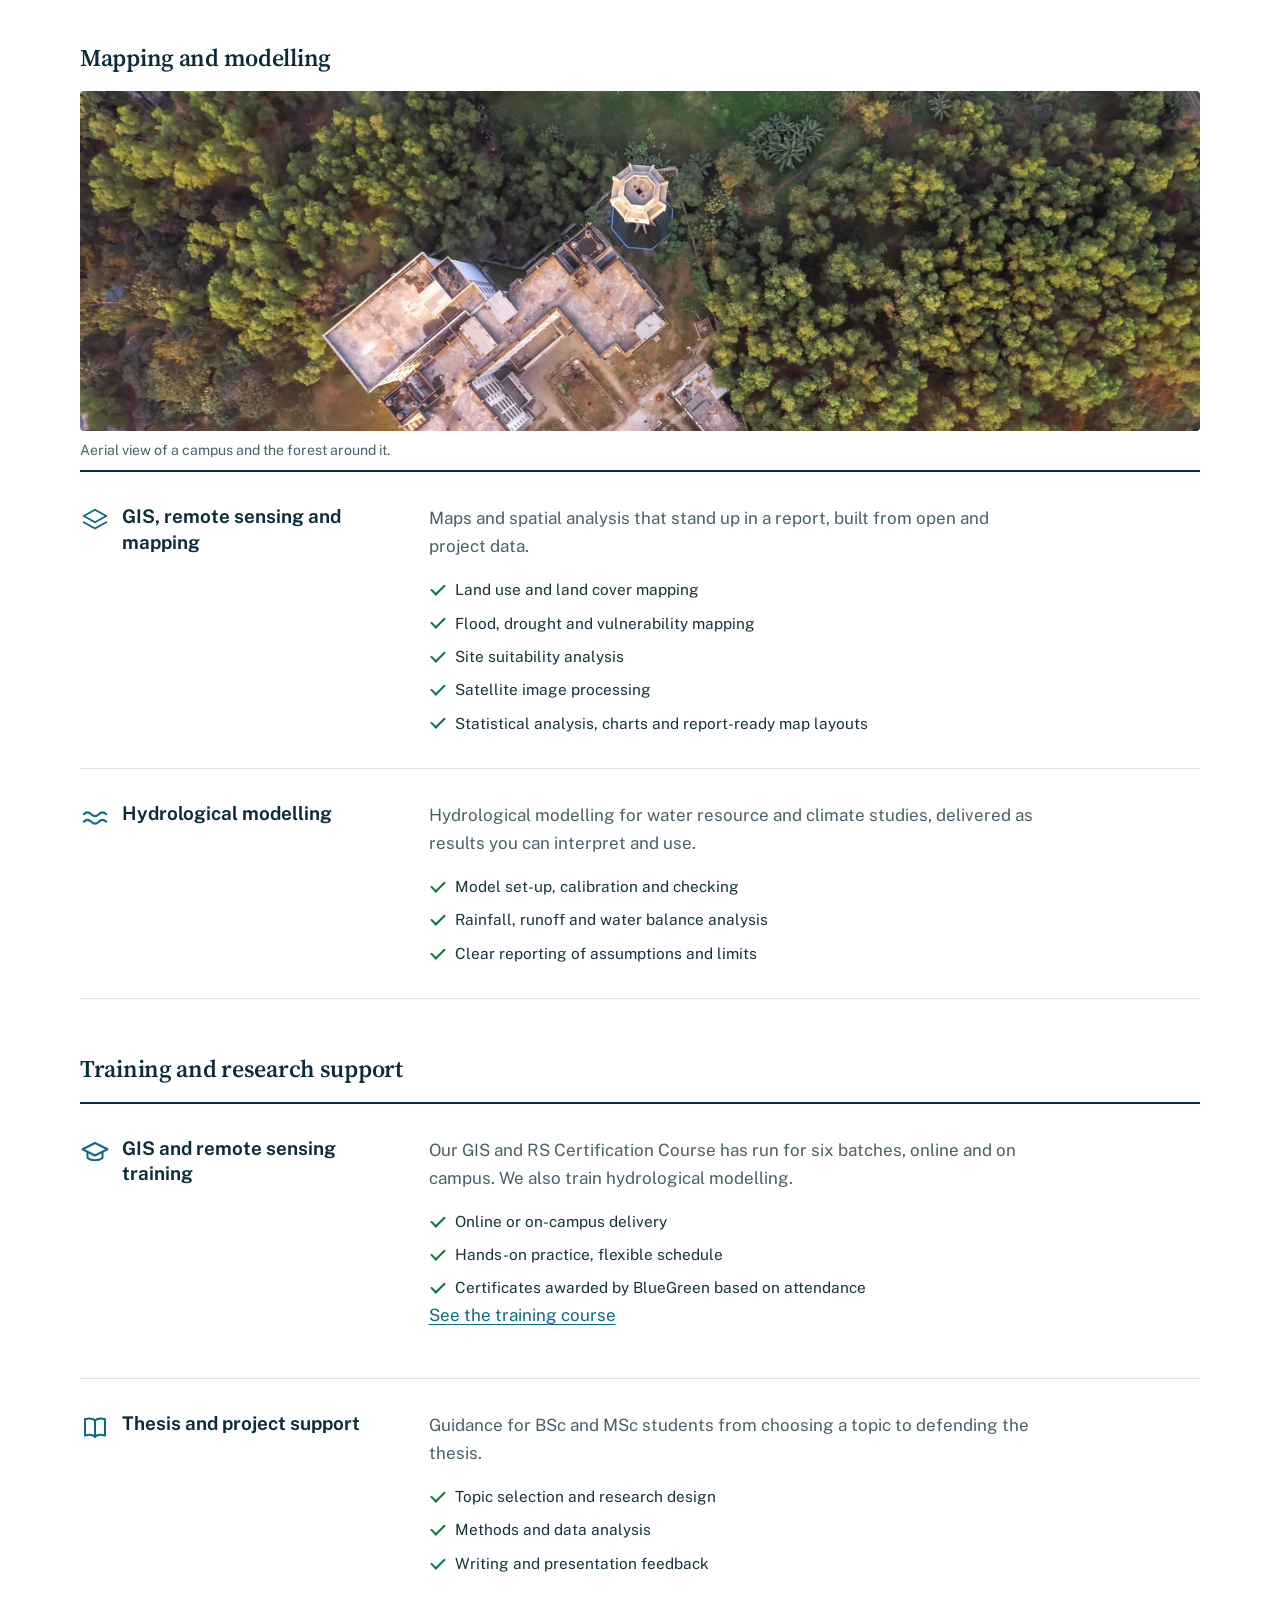
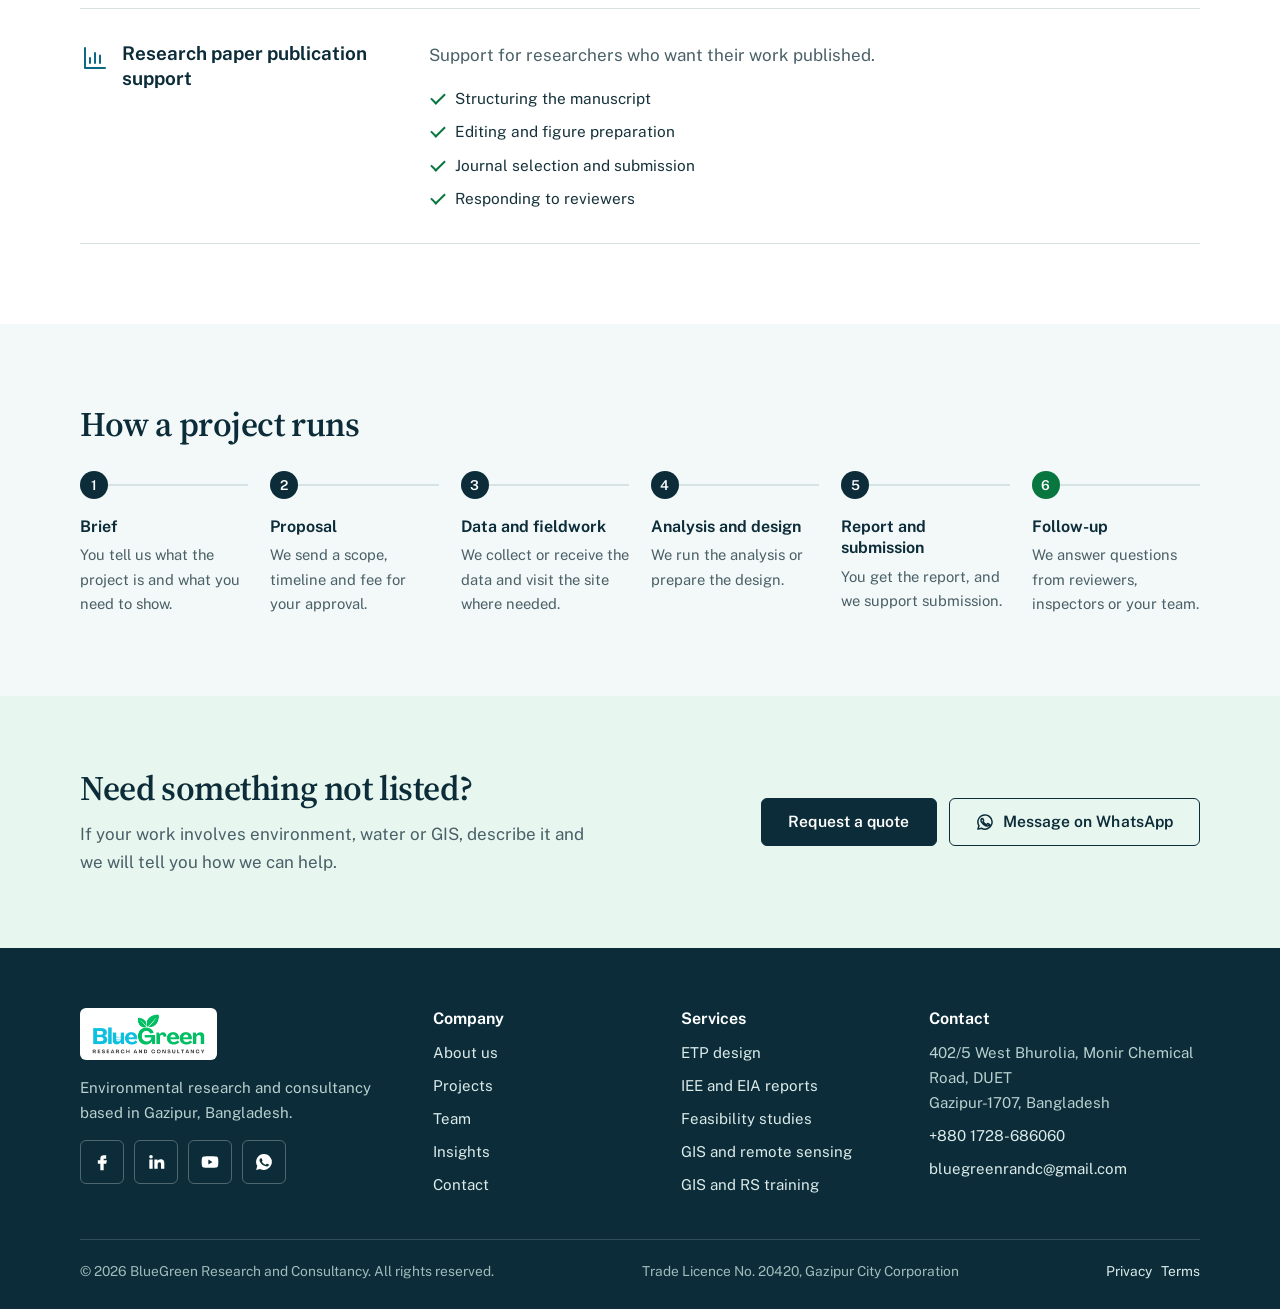
<file: services.html>
<!DOCTYPE html>
<html lang="en"><head><meta charset="utf-8">
<meta name="viewport" content="width=device-width, initial-scale=1">
<title>Services | BlueGreen Research and Consultancy</title>
<meta name="description" content="ETP design, IEE and EIA reports, feasibility studies, GIS and remote sensing, hydrological modelling, training and research support from BlueGreen in Gazipur.">
<meta name="theme-color" content="#0b2c38">
<meta property="og:type" content="website"><meta property="og:site_name" content="BlueGreen Research and Consultancy">
<meta property="og:title" content="Services | BlueGreen Research and Consultancy"><meta property="og:description" content="ETP design, IEE and EIA reports, feasibility studies, GIS and remote sensing, hydrological modelling, training and research support from BlueGreen in Gazipur.">

<link rel="icon" href="favicon.png" sizes="48x48"><link rel="icon" href="favicon-192.png" sizes="192x192" type="image/png"><link rel="apple-touch-icon" href="apple-touch-icon.png">
<link rel="preconnect" href="https://fonts.googleapis.com"><link rel="preconnect" href="https://fonts.gstatic.com" crossorigin>
<link href="https://fonts.googleapis.com/css2?family=Public+Sans:wght@400;500;600;700&family=Source+Serif+4:opsz,wght@8..60,500;8..60,600&display=swap" rel="stylesheet">
<link rel="stylesheet" href="style.css">
<script>document.documentElement.className+=" js"</script>
</head><body>
<a class="skip" href="#main">Skip to content</a>
<div class="topbar"><div class="wrap topbar-in">
<div class="tb-left"><a href="mailto:bluegreenrandc@gmail.com">bluegreenrandc@gmail.com</a><a href="https://wa.me/8801737129123?text=Hello%20BlueGreen%2C%20I%20would%20like%20to%20discuss%20a%20project." rel="noopener"><svg viewBox="0 0 24 24" aria-hidden="true"><path d="M12 2.5a9.5 9.5 0 0 0-8.1 14.4L2.6 21.5l4.7-1.2A9.5 9.5 0 1 0 12 2.5zm5.3 13.6c-.2.6-1.300 1.200-1.800 1.200-.5.100-1 .2-3.200-.7-2.700-1.100-4.400-3.800-4.600-4-.1-.2-1.100-1.400-1.100-2.700s.7-1.900.9-2.200c.2-.3.500-.3.700-.3h.5c.2 0 .4 0 .6.500l.8 1.900c.1.200.1.400 0 .6l-.4.600c-.2.200-.3.400-.1.700.2.300.8 1.300 1.700 2.100 1.100 1 2.100 1.300 2.400 1.500.3.100.5.100.6-.1l.9-1c.2-.3.400-.2.700-.1l1.800.9c.3.100.5.200.5.300.1.200.1.800-.1 1.300z"/></svg>WhatsApp +880 1737-129123</a></div>
<div class="tb-right"><a href="https://www.facebook.com/bluegreenrand" rel="noopener" aria-label="Facebook"><svg viewBox="0 0 24 24" aria-hidden="true"><path d="M14 8h3V4h-3a4 4 0 0 0-4 4v2H7v4h3v8h4v-8h3l1-4h-4V8z"/></svg></a><a href="https://www.linkedin.com/company/bluegreen-research-and-consuntancy/" rel="noopener" aria-label="LinkedIn"><svg viewBox="0 0 24 24" aria-hidden="true"><path d="M4 9h4v11H4zM6 3.5a2.2 2.2 0 1 1 0 4.4 2.2 2.2 0 0 1 0-4.4zM10 9h3.8v1.6c.6-1 1.9-1.9 3.8-1.9 4 0 4.4 2.6 4.4 6V20h-4v-4.8c0-1.3 0-2.9-1.8-2.9s-2.2 1.4-2.2 2.8V20h-4z"/></svg></a><a href="https://www.youtube.com/@BlueGreenResearchandConsultanc" rel="noopener" aria-label="YouTube"><svg viewBox="0 0 24 24" aria-hidden="true"><path d="M21.6 7.2a2.5 2.5 0 0 0-1.8-1.8C18.2 5 12 5 12 5s-6.2 0-7.8.4A2.5 2.5 0 0 0 2.4 7.2C2 8.8 2 12 2 12s0 3.2.4 4.8a2.5 2.5 0 0 0 1.8 1.8C5.8 19 12 19 12 19s6.2 0 7.8-.4a2.5 2.5 0 0 0 1.8-1.8c.4-1.6.4-4.8.4-4.8s0-3.2-.4-4.8zM10 15V9l5 3z"/></svg></a></div>
</div></div>
<header class="site-header"><nav class="wrap nav" aria-label="Main">
<a class="brand" href="index.html"><img src="logo.png" width="130" height="46" alt="BlueGreen Research and Consultancy - home"></a>
<button class="nav-toggle" type="button" aria-expanded="false" aria-controls="menu"><span></span><span></span><span></span><span class="sr">Menu</span></button>
<ul id="menu" class="menu"><li><a href="about.html">About</a></li><li><a href="services.html" aria-current="page">Services</a></li><li><a href="training.html">Training</a></li><li><a href="projects.html">Projects</a></li><li><a href="team.html">Team</a></li><li><a href="insights.html">Insights</a></li><li><a class="btn btn-sm" href="contact.html">Request a quote</a></li></ul>
</nav></header>
<main id="main">
<div class="page-head"><div class="wrap"><h1>Services</h1><p class="lead">Consultancy for industry, spatial and water analysis, and training and support for researchers.</p></div></div>

<section><div class="wrap"><h2 class="group-title">For industries and project developers</h2><div class="rows"><div class="row" id="etp"><h3><svg class="ico" viewBox="0 0 24 24" aria-hidden="true"><path d="M12 3C9 7.5 6 10.5 6 14a6 6 0 0 0 12 0c0-3.5-3-6.5-6-11z"/></svg>ETP design</h3><div><p>We design effluent treatment plants that fit your factory's actual wastewater and space, and that your operators can run day to day.</p><ul class="ticks"><li>Wastewater characterisation and flow estimation</li><li>Treatment process selection and sizing</li><li>Layout, process drawings and design report</li><li>Check against Department of Environment discharge standards</li><li>Guidance on operation and monitoring</li></ul></div></div><div class="row" id="iee-eia"><h3><svg class="ico" viewBox="0 0 24 24" aria-hidden="true"><path d="M7 3h7l4 4v14H7z"/><path d="M14 3v4h4M10 12h5M10 16h5"/></svg>IEE and EIA reports</h3><div><p>We prepare the environmental study your project needs for clearance, from the first screening to the final report. Which study applies depends on the category the Department of Environment gives the project.</p><ul class="ticks"><li>Screening and scoping</li><li>Baseline environmental and social data</li><li>Impact assessment and mitigation measures</li><li>Environmental management and monitoring plan</li><li>Report prepared for submission</li></ul></div></div><div class="row" id="feasibility"><h3><svg class="ico" viewBox="0 0 24 24" aria-hidden="true"><path d="M5 4h14v16H5z"/><path d="m8.5 11 2 2 4-4M8.5 17h7"/></svg>Feasibility studies</h3><div><p>Before money is committed, we test whether the site, process and environmental conditions support the project.</p><ul class="ticks"><li>Site and process review</li><li>Environmental constraints and risks</li><li>Comparison of options</li><li>A clear recommendation you can take to your board or donor</li></ul></div></div><div class="row" id="consultancy"><h3><svg class="ico" viewBox="0 0 24 24" aria-hidden="true"><path d="M5 19c0-9 5-14 15-14 0 10-5 15-14 15"/><path d="M5 19c3-5 6-8 10-10"/></svg>Environmental consultancy</h3><div><p>Ongoing advice for operators who need to stay compliant and improve how their site performs.</p><ul class="ticks"><li>Compliance gap review</li><li>Practical improvement plans</li><li>Support when preparing for inspections and renewals</li></ul></div></div></div><h2 class="group-title">Mapping and modelling</h2><figure class="wide"><img src="images/aerial-campus.jpg" width="1600" height="1067" loading="lazy" alt="Aerial view of buildings, a water tower and surrounding forest"><figcaption>Aerial view of a campus and the forest around it.</figcaption></figure><div class="rows"><div class="row" id="gis"><h3><svg class="ico" viewBox="0 0 24 24" aria-hidden="true"><path d="m12 3 9 5-9 5-9-5z"/><path d="m3 13 9 5 9-5"/></svg>GIS, remote sensing and mapping</h3><div><p>Maps and spatial analysis that stand up in a report, built from open and project data.</p><ul class="ticks"><li>Land use and land cover mapping</li><li>Flood, drought and vulnerability mapping</li><li>Site suitability analysis</li><li>Satellite image processing</li><li>Statistical analysis, charts and report-ready map layouts</li></ul></div></div><div class="row" id="hydrology"><h3><svg class="ico" viewBox="0 0 24 24" aria-hidden="true"><path d="M3 9c2-2 4-2 6 0s4 2 6 0 4-2 6 0M3 15c2-2 4-2 6 0s4 2 6 0 4-2 6 0"/></svg>Hydrological modelling</h3><div><p>Hydrological modelling for water resource and climate studies, delivered as results you can interpret and use.</p><ul class="ticks"><li>Model set-up, calibration and checking</li><li>Rainfall, runoff and water balance analysis</li><li>Clear reporting of assumptions and limits</li></ul></div></div></div><h2 class="group-title">Training and research support</h2><div class="rows"><div class="row" id="training"><h3><svg class="ico" viewBox="0 0 24 24" aria-hidden="true"><path d="m2 9 10-5 10 5-10 5z"/><path d="M6 11.5V16c3 2.5 9 2.5 12 0v-4.5"/></svg>GIS and remote sensing training</h3><div><p>Our GIS and RS Certification Course has run for six batches, online and on campus. We also train hydrological modelling.</p><ul class="ticks"><li>Online or on-campus delivery</li><li>Hands-on practice, flexible schedule</li><li>Certificates awarded by BlueGreen based on attendance</li></ul><p><a href="training.html">See the training course</a></p></div></div><div class="row" id="thesis"><h3><svg class="ico" viewBox="0 0 24 24" aria-hidden="true"><path d="M4 5c3-1 6-1 8 1 2-2 5-2 8-1v13c-3-1-6-1-8 1-2-2-5-2-8-1z"/><path d="M12 6v13"/></svg>Thesis and project support</h3><div><p>Guidance for BSc and MSc students from choosing a topic to defending the thesis.</p><ul class="ticks"><li>Topic selection and research design</li><li>Methods and data analysis</li><li>Writing and presentation feedback</li></ul></div></div><div class="row" id="publication"><h3><svg class="ico" viewBox="0 0 24 24" aria-hidden="true"><path d="M4 20V4M4 20h16M8 16v-4M12 16V8M16 16v-6"/></svg>Research paper publication support</h3><div><p>Support for researchers who want their work published.</p><ul class="ticks"><li>Structuring the manuscript</li><li>Editing and figure preparation</li><li>Journal selection and submission</li><li>Responding to reviewers</li></ul></div></div></div></div></section>
<section class="mist"><div class="wrap">
<div class="sec-head"><h2>How a project runs</h2></div>
<ol class="steps"><li><h3>Brief</h3><p>You tell us what the project is and what you need to show.</p></li><li><h3>Proposal</h3><p>We send a scope, timeline and fee for your approval.</p></li><li><h3>Data and fieldwork</h3><p>We collect or receive the data and visit the site where needed.</p></li><li><h3>Analysis and design</h3><p>We run the analysis or prepare the design.</p></li><li><h3>Report and submission</h3><p>You get the report, and we support submission.</p></li><li><h3>Follow-up</h3><p>We answer questions from reviewers, inspectors or your team.</p></li></ol></div></section>
<section class="cta"><div class="wrap cta-in"><div><h2>Need something not listed?</h2><p>If your work involves environment, water or GIS, describe it and we will tell you how we can help.</p></div>
<div class="btn-row"><a class="btn" href="contact.html">Request a quote</a><a class="btn btn-line" href="https://wa.me/8801737129123?text=Hello%20BlueGreen%2C%20I%20would%20like%20to%20discuss%20a%20project." rel="noopener"><svg viewBox="0 0 24 24" aria-hidden="true"><path d="M12 2.5a9.5 9.5 0 0 0-8.1 14.4L2.6 21.5l4.7-1.2A9.5 9.5 0 1 0 12 2.5zm5.3 13.6c-.2.6-1.300 1.200-1.800 1.200-.5.100-1 .2-3.200-.7-2.700-1.100-4.400-3.800-4.600-4-.1-.2-1.100-1.400-1.100-2.700s.7-1.900.9-2.200c.2-.3.500-.3.700-.3h.5c.2 0 .4 0 .6.500l.8 1.900c.1.200.1.400 0 .6l-.4.600c-.2.200-.3.400-.1.700.2.300.8 1.300 1.700 2.100 1.100 1 2.100 1.300 2.400 1.500.3.100.5.100.6-.1l.9-1c.2-.3.400-.2.700-.1l1.800.9c.3.100.5.200.5.300.1.200.1.800-.1 1.300z"/></svg>Message on WhatsApp</a></div></div></section>
</main>
<footer><div class="wrap">
<div class="foot-grid">
<div><a class="brand-box" href="index.html"><img src="logo.png" width="113" height="40" alt="BlueGreen Research and Consultancy"></a>
<p>Environmental research and consultancy based in Gazipur, Bangladesh.</p>
<div class="socials"><a href="https://www.facebook.com/bluegreenrand" rel="noopener" aria-label="Facebook"><svg viewBox="0 0 24 24" aria-hidden="true"><path d="M14 8h3V4h-3a4 4 0 0 0-4 4v2H7v4h3v8h4v-8h3l1-4h-4V8z"/></svg></a><a href="https://www.linkedin.com/company/bluegreen-research-and-consuntancy/" rel="noopener" aria-label="LinkedIn"><svg viewBox="0 0 24 24" aria-hidden="true"><path d="M4 9h4v11H4zM6 3.5a2.2 2.2 0 1 1 0 4.4 2.2 2.2 0 0 1 0-4.4zM10 9h3.8v1.6c.6-1 1.9-1.9 3.8-1.9 4 0 4.4 2.6 4.4 6V20h-4v-4.8c0-1.3 0-2.9-1.8-2.9s-2.2 1.4-2.2 2.8V20h-4z"/></svg></a><a href="https://www.youtube.com/@BlueGreenResearchandConsultanc" rel="noopener" aria-label="YouTube"><svg viewBox="0 0 24 24" aria-hidden="true"><path d="M21.6 7.2a2.5 2.5 0 0 0-1.8-1.8C18.2 5 12 5 12 5s-6.2 0-7.8.4A2.5 2.5 0 0 0 2.4 7.2C2 8.8 2 12 2 12s0 3.2.4 4.8a2.5 2.5 0 0 0 1.8 1.8C5.8 19 12 19 12 19s6.2 0 7.8-.4a2.5 2.5 0 0 0 1.8-1.8c.4-1.6.4-4.8.4-4.8s0-3.2-.4-4.8zM10 15V9l5 3z"/></svg></a><a href="https://wa.me/8801737129123?text=Hello%20BlueGreen%2C%20I%20would%20like%20to%20discuss%20a%20project." rel="noopener" aria-label="WhatsApp"><svg viewBox="0 0 24 24" aria-hidden="true"><path d="M12 2.5a9.5 9.5 0 0 0-8.1 14.4L2.6 21.5l4.7-1.2A9.5 9.5 0 1 0 12 2.5zm5.3 13.6c-.2.6-1.300 1.200-1.800 1.200-.5.100-1 .2-3.200-.7-2.700-1.100-4.400-3.800-4.600-4-.1-.2-1.100-1.400-1.100-2.700s.7-1.900.9-2.200c.2-.3.500-.3.700-.3h.5c.2 0 .4 0 .6.500l.8 1.900c.1.200.1.400 0 .6l-.4.600c-.2.200-.3.400-.1.700.2.300.8 1.300 1.700 2.100 1.100 1 2.100 1.300 2.400 1.500.3.100.5.100.6-.1l.9-1c.2-.3.400-.2.700-.1l1.800.9c.3.100.5.200.5.300.1.200.1.800-.1 1.300z"/></svg></a></div></div>
<div><h3>Company</h3><ul><li><a href="about.html">About us</a></li><li><a href="projects.html">Projects</a></li><li><a href="team.html">Team</a></li><li><a href="insights.html">Insights</a></li><li><a href="contact.html">Contact</a></li></ul></div>
<div><h3>Services</h3><ul><li><a href="services.html#etp">ETP design</a></li><li><a href="services.html#iee-eia">IEE and EIA reports</a></li><li><a href="services.html#feasibility">Feasibility studies</a></li><li><a href="services.html#gis">GIS and remote sensing</a></li><li><a href="training.html">GIS and RS training</a></li></ul></div>
<div><h3>Contact</h3><ul><li>402/5 West Bhurolia, Monir Chemical Road, DUET<br>Gazipur-1707, Bangladesh</li><li><a href="tel:+8801728686060">+880 1728-686060</a></li><li><a href="mailto:bluegreenrandc@gmail.com">bluegreenrandc@gmail.com</a></li></ul></div>
</div>
<div class="foot-base"><span>&copy; <span id="year">2026</span> BlueGreen Research and Consultancy. All rights reserved.</span>
<span>Trade Licence No. 20420, Gazipur City Corporation</span>
<span><a href="privacy.html">Privacy</a> &nbsp; <a href="terms.html">Terms</a></span></div>
</div></footer>
<a class="wa" href="https://wa.me/8801737129123?text=Hello%20BlueGreen%2C%20I%20would%20like%20to%20discuss%20a%20project." rel="noopener" aria-label="Chat with us on WhatsApp"><svg viewBox="0 0 24 24" aria-hidden="true"><path d="M12 2.5a9.5 9.5 0 0 0-8.1 14.4L2.6 21.5l4.7-1.2A9.5 9.5 0 1 0 12 2.5zm5.3 13.6c-.2.6-1.300 1.200-1.800 1.200-.5.100-1 .2-3.200-.7-2.700-1.100-4.400-3.800-4.600-4-.1-.2-1.100-1.400-1.100-2.700s.7-1.900.9-2.200c.2-.3.500-.3.700-.3h.5c.2 0 .4 0 .6.500l.8 1.900c.1.200.1.400 0 .6l-.4.600c-.2.200-.3.400-.1.700.2.300.8 1.300 1.700 2.100 1.100 1 2.100 1.300 2.400 1.500.3.100.5.100.6-.1l.9-1c.2-.3.400-.2.700-.1l1.800.9c.3.100.5.200.5.300.1.200.1.800-.1 1.300z"/></svg></a>
<script src="script.js"></script>
</body></html>
</file>
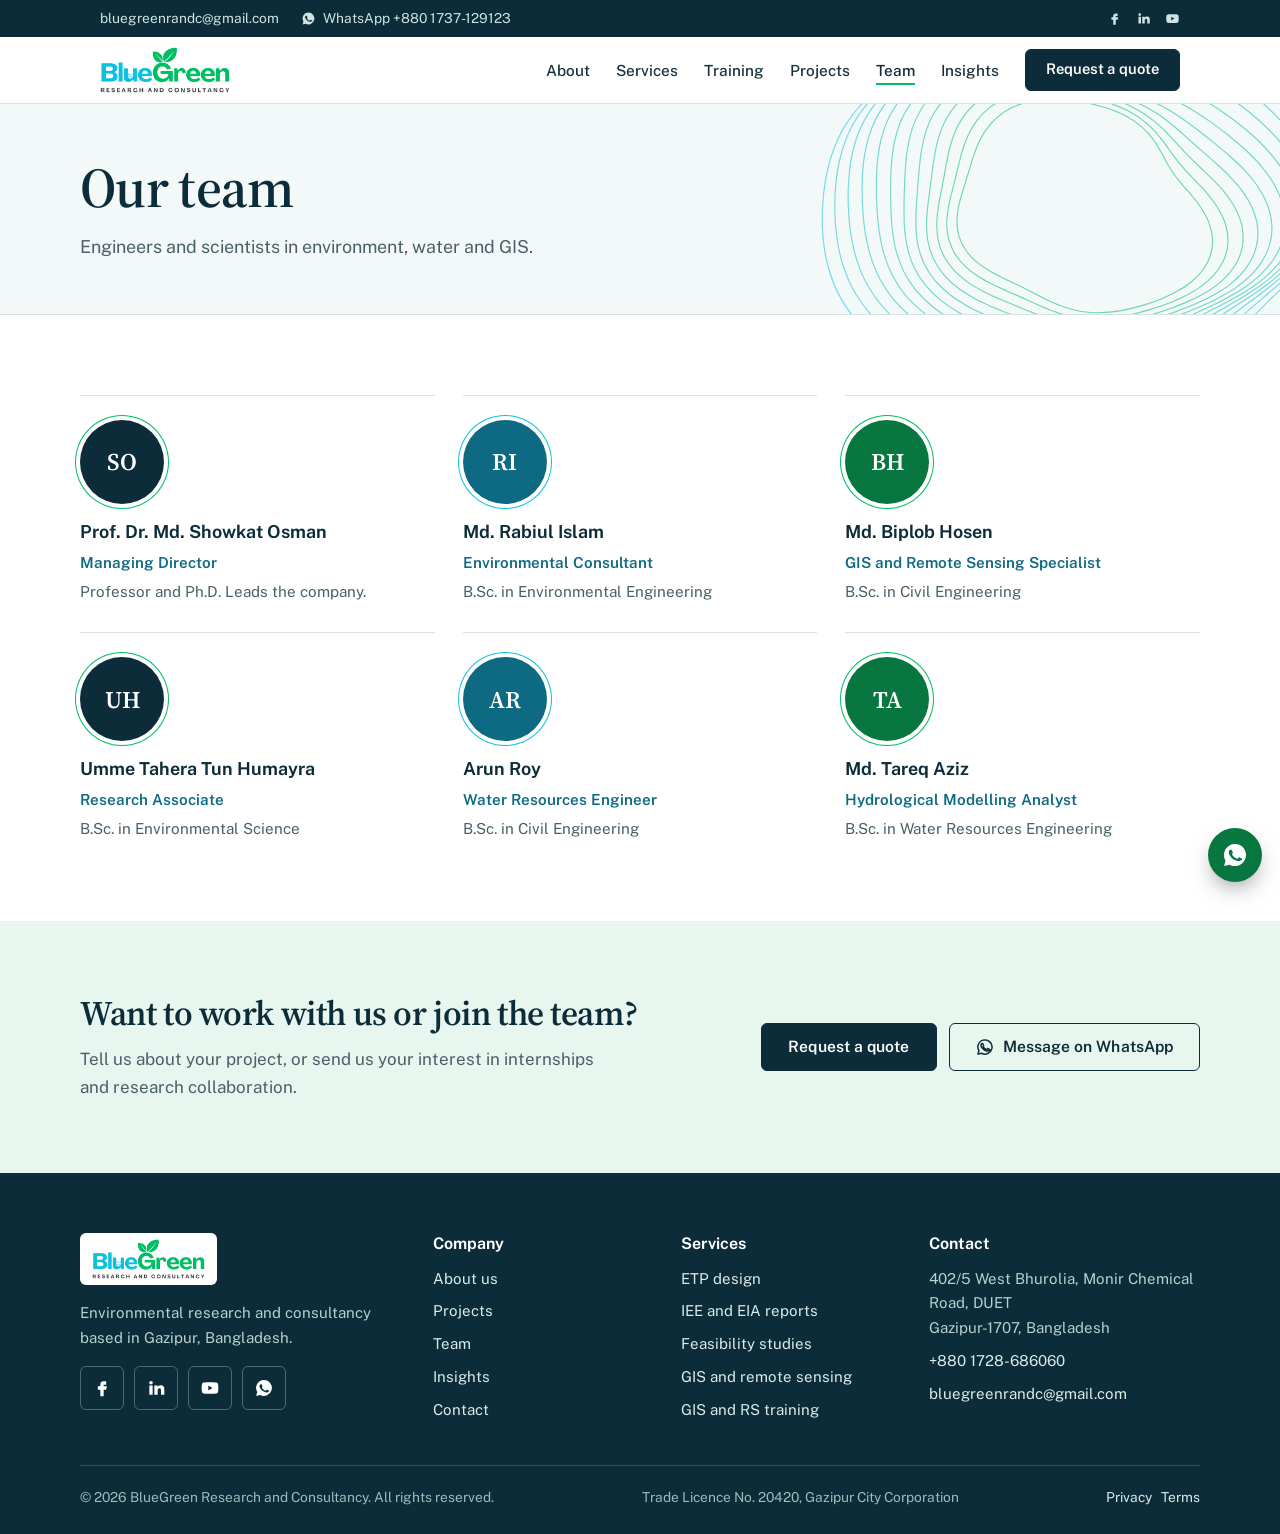
<file: team.html>
<!DOCTYPE html>
<html lang="en"><head><meta charset="utf-8">
<meta name="viewport" content="width=device-width, initial-scale=1">
<title>Team | BlueGreen Research and Consultancy</title>
<meta name="description" content="Meet the BlueGreen team: environmental engineering, environmental science, GIS, remote sensing and hydrological modelling specialists.">
<meta name="theme-color" content="#0b2c38">
<meta property="og:type" content="website"><meta property="og:site_name" content="BlueGreen Research and Consultancy">
<meta property="og:title" content="Team | BlueGreen Research and Consultancy"><meta property="og:description" content="Meet the BlueGreen team: environmental engineering, environmental science, GIS, remote sensing and hydrological modelling specialists.">

<link rel="icon" href="favicon.png" sizes="48x48"><link rel="icon" href="favicon-192.png" sizes="192x192" type="image/png"><link rel="apple-touch-icon" href="apple-touch-icon.png">
<link rel="preconnect" href="https://fonts.googleapis.com"><link rel="preconnect" href="https://fonts.gstatic.com" crossorigin>
<link href="https://fonts.googleapis.com/css2?family=Public+Sans:wght@400;500;600;700&family=Source+Serif+4:opsz,wght@8..60,500;8..60,600&display=swap" rel="stylesheet">
<link rel="stylesheet" href="style.css">
<script>document.documentElement.className+=" js"</script>
</head><body>
<a class="skip" href="#main">Skip to content</a>
<div class="topbar"><div class="wrap topbar-in">
<div class="tb-left"><a href="mailto:bluegreenrandc@gmail.com">bluegreenrandc@gmail.com</a><a href="https://wa.me/8801737129123?text=Hello%20BlueGreen%2C%20I%20would%20like%20to%20discuss%20a%20project." rel="noopener"><svg viewBox="0 0 24 24" aria-hidden="true"><path d="M12 2.5a9.5 9.5 0 0 0-8.1 14.4L2.6 21.5l4.7-1.2A9.5 9.5 0 1 0 12 2.5zm5.3 13.6c-.2.6-1.300 1.200-1.800 1.200-.5.100-1 .2-3.200-.7-2.700-1.100-4.400-3.800-4.600-4-.1-.2-1.100-1.400-1.100-2.700s.7-1.900.9-2.200c.2-.3.500-.3.700-.3h.5c.2 0 .4 0 .6.500l.8 1.900c.1.200.1.400 0 .6l-.4.600c-.2.200-.3.400-.1.700.2.300.8 1.300 1.700 2.100 1.100 1 2.100 1.300 2.400 1.500.3.100.5.100.6-.1l.9-1c.2-.3.400-.2.700-.1l1.800.9c.3.100.5.200.5.300.1.200.1.800-.1 1.300z"/></svg>WhatsApp +880 1737-129123</a></div>
<div class="tb-right"><a href="https://www.facebook.com/bluegreenrand" rel="noopener" aria-label="Facebook"><svg viewBox="0 0 24 24" aria-hidden="true"><path d="M14 8h3V4h-3a4 4 0 0 0-4 4v2H7v4h3v8h4v-8h3l1-4h-4V8z"/></svg></a><a href="https://www.linkedin.com/company/bluegreen-research-and-consuntancy/" rel="noopener" aria-label="LinkedIn"><svg viewBox="0 0 24 24" aria-hidden="true"><path d="M4 9h4v11H4zM6 3.5a2.2 2.2 0 1 1 0 4.4 2.2 2.2 0 0 1 0-4.4zM10 9h3.8v1.6c.6-1 1.9-1.9 3.8-1.9 4 0 4.4 2.6 4.4 6V20h-4v-4.8c0-1.3 0-2.9-1.8-2.9s-2.2 1.4-2.2 2.8V20h-4z"/></svg></a><a href="https://www.youtube.com/@BlueGreenResearchandConsultanc" rel="noopener" aria-label="YouTube"><svg viewBox="0 0 24 24" aria-hidden="true"><path d="M21.6 7.2a2.5 2.5 0 0 0-1.8-1.8C18.2 5 12 5 12 5s-6.2 0-7.8.4A2.5 2.5 0 0 0 2.4 7.2C2 8.8 2 12 2 12s0 3.2.4 4.8a2.5 2.5 0 0 0 1.8 1.8C5.8 19 12 19 12 19s6.2 0 7.8-.4a2.5 2.5 0 0 0 1.8-1.8c.4-1.6.4-4.8.4-4.8s0-3.2-.4-4.8zM10 15V9l5 3z"/></svg></a></div>
</div></div>
<header class="site-header"><nav class="wrap nav" aria-label="Main">
<a class="brand" href="index.html"><img src="logo.png" width="130" height="46" alt="BlueGreen Research and Consultancy - home"></a>
<button class="nav-toggle" type="button" aria-expanded="false" aria-controls="menu"><span></span><span></span><span></span><span class="sr">Menu</span></button>
<ul id="menu" class="menu"><li><a href="about.html">About</a></li><li><a href="services.html">Services</a></li><li><a href="training.html">Training</a></li><li><a href="projects.html">Projects</a></li><li><a href="team.html" aria-current="page">Team</a></li><li><a href="insights.html">Insights</a></li><li><a class="btn btn-sm" href="contact.html">Request a quote</a></li></ul>
</nav></header>
<main id="main">
<div class="page-head"><div class="wrap"><h1>Our team</h1><p class="lead">Engineers and scientists in environment, water and GIS.</p></div></div>

<section><div class="wrap"><div class="team"><div class="person"><div class="avatar" aria-hidden="true">SO</div><h3>Prof. Dr. Md. Showkat Osman</h3><p class="role">Managing Director</p><p>Professor and Ph.D. Leads the company.</p></div><div class="person"><div class="avatar" aria-hidden="true">RI</div><h3>Md. Rabiul Islam</h3><p class="role">Environmental Consultant</p><p>B.Sc. in Environmental Engineering</p></div><div class="person"><div class="avatar" aria-hidden="true">BH</div><h3>Md. Biplob Hosen</h3><p class="role">GIS and Remote Sensing Specialist</p><p>B.Sc. in Civil Engineering</p></div><div class="person"><div class="avatar" aria-hidden="true">UH</div><h3>Umme Tahera Tun Humayra</h3><p class="role">Research Associate</p><p>B.Sc. in Environmental Science</p></div><div class="person"><div class="avatar" aria-hidden="true">AR</div><h3>Arun Roy</h3><p class="role">Water Resources Engineer</p><p>B.Sc. in Civil Engineering</p></div><div class="person"><div class="avatar" aria-hidden="true">TA</div><h3>Md. Tareq Aziz</h3><p class="role">Hydrological Modelling Analyst</p><p>B.Sc. in Water Resources Engineering</p></div></div></div></section>
<section class="cta"><div class="wrap cta-in"><div><h2>Want to work with us or join the team?</h2><p>Tell us about your project, or send us your interest in internships and research collaboration.</p></div>
<div class="btn-row"><a class="btn" href="contact.html">Request a quote</a><a class="btn btn-line" href="https://wa.me/8801737129123?text=Hello%20BlueGreen%2C%20I%20would%20like%20to%20discuss%20a%20project." rel="noopener"><svg viewBox="0 0 24 24" aria-hidden="true"><path d="M12 2.5a9.5 9.5 0 0 0-8.1 14.4L2.6 21.5l4.7-1.2A9.5 9.5 0 1 0 12 2.5zm5.3 13.6c-.2.6-1.300 1.200-1.800 1.200-.5.100-1 .2-3.200-.7-2.700-1.100-4.400-3.800-4.600-4-.1-.2-1.100-1.400-1.100-2.700s.7-1.900.9-2.200c.2-.3.500-.3.700-.3h.5c.2 0 .4 0 .6.500l.8 1.900c.1.200.1.400 0 .6l-.4.600c-.2.200-.3.400-.1.700.2.300.8 1.300 1.700 2.100 1.100 1 2.100 1.300 2.400 1.500.3.100.5.100.6-.1l.9-1c.2-.3.400-.2.700-.1l1.800.9c.3.100.5.200.5.300.1.200.1.800-.1 1.300z"/></svg>Message on WhatsApp</a></div></div></section>
</main>
<footer><div class="wrap">
<div class="foot-grid">
<div><a class="brand-box" href="index.html"><img src="logo.png" width="113" height="40" alt="BlueGreen Research and Consultancy"></a>
<p>Environmental research and consultancy based in Gazipur, Bangladesh.</p>
<div class="socials"><a href="https://www.facebook.com/bluegreenrand" rel="noopener" aria-label="Facebook"><svg viewBox="0 0 24 24" aria-hidden="true"><path d="M14 8h3V4h-3a4 4 0 0 0-4 4v2H7v4h3v8h4v-8h3l1-4h-4V8z"/></svg></a><a href="https://www.linkedin.com/company/bluegreen-research-and-consuntancy/" rel="noopener" aria-label="LinkedIn"><svg viewBox="0 0 24 24" aria-hidden="true"><path d="M4 9h4v11H4zM6 3.5a2.2 2.2 0 1 1 0 4.4 2.2 2.2 0 0 1 0-4.4zM10 9h3.8v1.6c.6-1 1.9-1.9 3.8-1.9 4 0 4.4 2.6 4.4 6V20h-4v-4.8c0-1.3 0-2.9-1.8-2.9s-2.2 1.4-2.2 2.8V20h-4z"/></svg></a><a href="https://www.youtube.com/@BlueGreenResearchandConsultanc" rel="noopener" aria-label="YouTube"><svg viewBox="0 0 24 24" aria-hidden="true"><path d="M21.6 7.2a2.5 2.5 0 0 0-1.8-1.8C18.2 5 12 5 12 5s-6.2 0-7.8.4A2.5 2.5 0 0 0 2.4 7.2C2 8.8 2 12 2 12s0 3.2.4 4.8a2.5 2.5 0 0 0 1.8 1.8C5.8 19 12 19 12 19s6.2 0 7.8-.4a2.5 2.5 0 0 0 1.8-1.8c.4-1.6.4-4.8.4-4.8s0-3.2-.4-4.8zM10 15V9l5 3z"/></svg></a><a href="https://wa.me/8801737129123?text=Hello%20BlueGreen%2C%20I%20would%20like%20to%20discuss%20a%20project." rel="noopener" aria-label="WhatsApp"><svg viewBox="0 0 24 24" aria-hidden="true"><path d="M12 2.5a9.5 9.5 0 0 0-8.1 14.4L2.6 21.5l4.7-1.2A9.5 9.5 0 1 0 12 2.5zm5.3 13.6c-.2.6-1.300 1.200-1.800 1.200-.5.100-1 .2-3.200-.7-2.700-1.100-4.400-3.800-4.600-4-.1-.2-1.100-1.400-1.100-2.700s.7-1.900.9-2.200c.2-.3.500-.3.700-.3h.5c.2 0 .4 0 .6.500l.8 1.900c.1.200.1.400 0 .6l-.4.600c-.2.200-.3.400-.1.700.2.300.8 1.300 1.700 2.100 1.100 1 2.100 1.300 2.400 1.500.3.100.5.100.6-.1l.9-1c.2-.3.400-.2.700-.1l1.800.9c.3.100.5.200.5.300.1.200.1.800-.1 1.300z"/></svg></a></div></div>
<div><h3>Company</h3><ul><li><a href="about.html">About us</a></li><li><a href="projects.html">Projects</a></li><li><a href="team.html">Team</a></li><li><a href="insights.html">Insights</a></li><li><a href="contact.html">Contact</a></li></ul></div>
<div><h3>Services</h3><ul><li><a href="services.html#etp">ETP design</a></li><li><a href="services.html#iee-eia">IEE and EIA reports</a></li><li><a href="services.html#feasibility">Feasibility studies</a></li><li><a href="services.html#gis">GIS and remote sensing</a></li><li><a href="training.html">GIS and RS training</a></li></ul></div>
<div><h3>Contact</h3><ul><li>402/5 West Bhurolia, Monir Chemical Road, DUET<br>Gazipur-1707, Bangladesh</li><li><a href="tel:+8801728686060">+880 1728-686060</a></li><li><a href="mailto:bluegreenrandc@gmail.com">bluegreenrandc@gmail.com</a></li></ul></div>
</div>
<div class="foot-base"><span>&copy; <span id="year">2026</span> BlueGreen Research and Consultancy. All rights reserved.</span>
<span>Trade Licence No. 20420, Gazipur City Corporation</span>
<span><a href="privacy.html">Privacy</a> &nbsp; <a href="terms.html">Terms</a></span></div>
</div></footer>
<a class="wa" href="https://wa.me/8801737129123?text=Hello%20BlueGreen%2C%20I%20would%20like%20to%20discuss%20a%20project." rel="noopener" aria-label="Chat with us on WhatsApp"><svg viewBox="0 0 24 24" aria-hidden="true"><path d="M12 2.5a9.5 9.5 0 0 0-8.1 14.4L2.6 21.5l4.7-1.2A9.5 9.5 0 1 0 12 2.5zm5.3 13.6c-.2.6-1.300 1.200-1.800 1.200-.5.100-1 .2-3.200-.7-2.700-1.100-4.400-3.800-4.600-4-.1-.2-1.100-1.400-1.100-2.700s.7-1.900.9-2.200c.2-.3.500-.3.700-.3h.5c.2 0 .4 0 .6.500l.8 1.900c.1.200.1.400 0 .6l-.4.600c-.2.200-.3.400-.1.700.2.300.8 1.300 1.700 2.100 1.100 1 2.100 1.300 2.400 1.500.3.100.5.100.6-.1l.9-1c.2-.3.400-.2.700-.1l1.800.9c.3.100.5.200.5.300.1.200.1.800-.1 1.300z"/></svg></a>
<script src="script.js"></script>
</body></html>
</file>
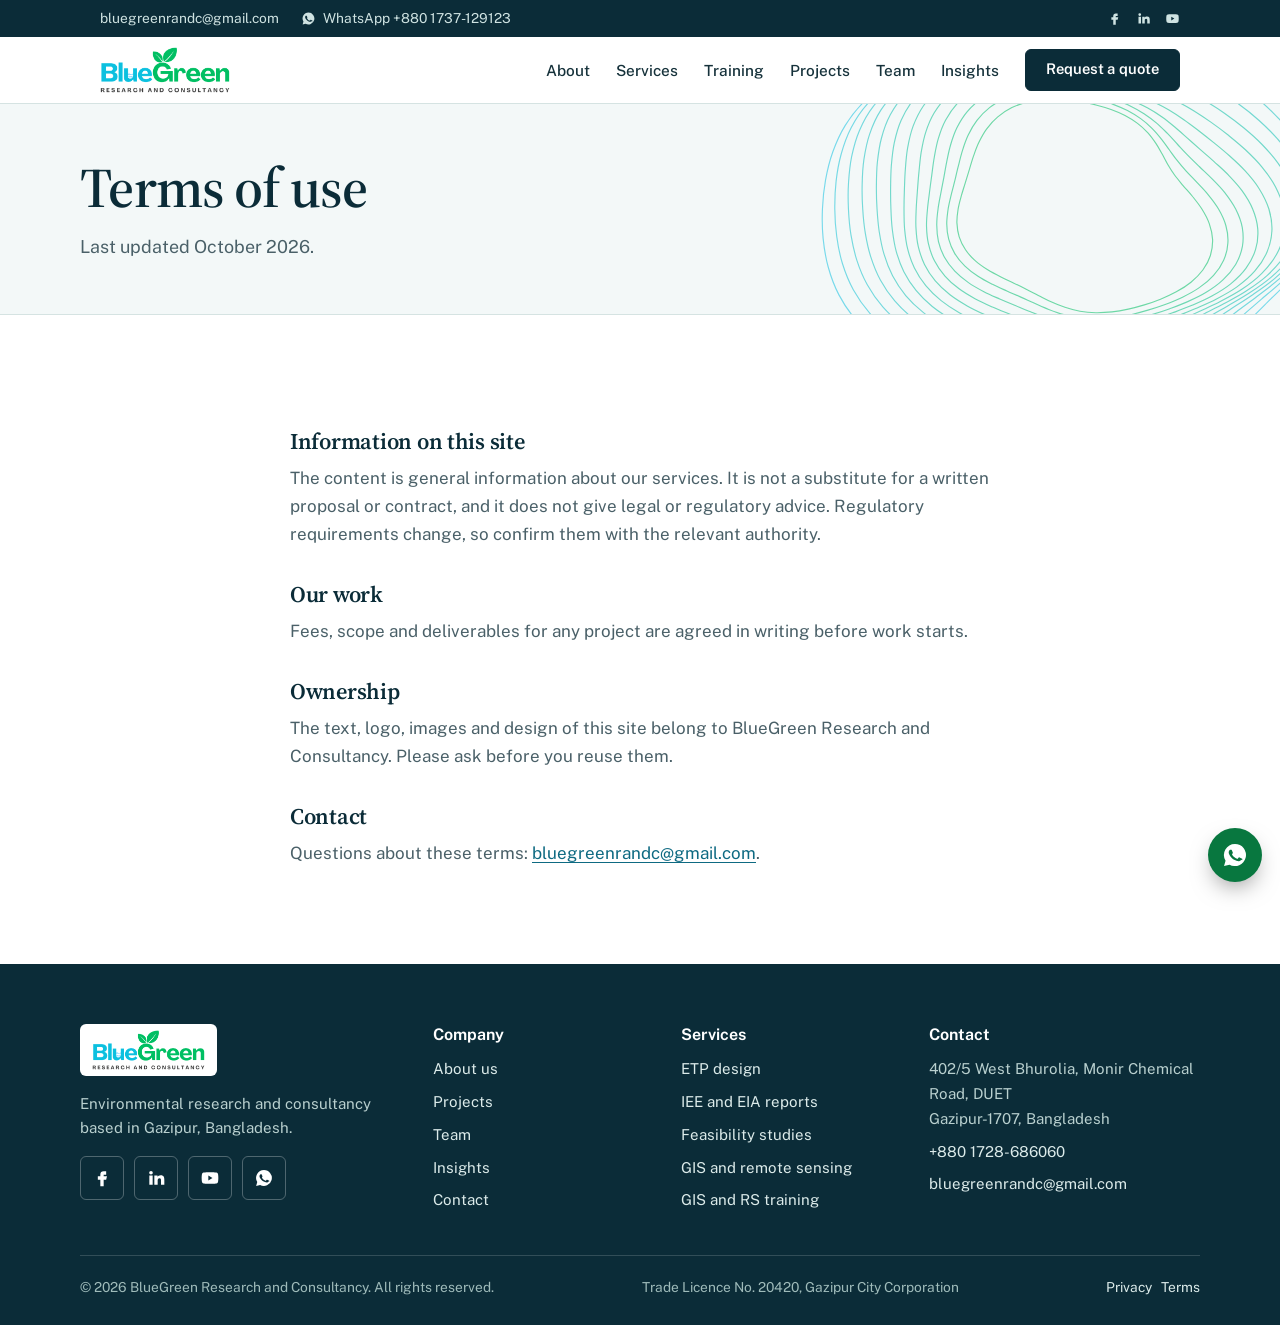
<file: terms.html>
<!DOCTYPE html>
<html lang="en"><head><meta charset="utf-8">
<meta name="viewport" content="width=device-width, initial-scale=1">
<title>Terms of use | BlueGreen Research and Consultancy</title>
<meta name="description" content="Terms for using the BlueGreen Research and Consultancy website.">
<meta name="theme-color" content="#0b2c38">
<meta property="og:type" content="website"><meta property="og:site_name" content="BlueGreen Research and Consultancy">
<meta property="og:title" content="Terms of use | BlueGreen Research and Consultancy"><meta property="og:description" content="Terms for using the BlueGreen Research and Consultancy website.">

<link rel="icon" href="favicon.png" sizes="48x48"><link rel="icon" href="favicon-192.png" sizes="192x192" type="image/png"><link rel="apple-touch-icon" href="apple-touch-icon.png">
<link rel="preconnect" href="https://fonts.googleapis.com"><link rel="preconnect" href="https://fonts.gstatic.com" crossorigin>
<link href="https://fonts.googleapis.com/css2?family=Public+Sans:wght@400;500;600;700&family=Source+Serif+4:opsz,wght@8..60,500;8..60,600&display=swap" rel="stylesheet">
<link rel="stylesheet" href="style.css">
<script>document.documentElement.className+=" js"</script>
</head><body>
<a class="skip" href="#main">Skip to content</a>
<div class="topbar"><div class="wrap topbar-in">
<div class="tb-left"><a href="mailto:bluegreenrandc@gmail.com">bluegreenrandc@gmail.com</a><a href="https://wa.me/8801737129123?text=Hello%20BlueGreen%2C%20I%20would%20like%20to%20discuss%20a%20project." rel="noopener"><svg viewBox="0 0 24 24" aria-hidden="true"><path d="M12 2.5a9.5 9.5 0 0 0-8.1 14.4L2.6 21.5l4.7-1.2A9.5 9.5 0 1 0 12 2.5zm5.3 13.6c-.2.6-1.300 1.200-1.800 1.200-.5.100-1 .2-3.200-.7-2.700-1.100-4.400-3.800-4.600-4-.1-.2-1.100-1.400-1.100-2.700s.7-1.900.9-2.200c.2-.3.500-.3.700-.3h.5c.2 0 .4 0 .6.500l.8 1.900c.1.200.1.400 0 .6l-.4.600c-.2.200-.3.400-.1.700.2.300.8 1.300 1.700 2.100 1.100 1 2.100 1.300 2.400 1.500.3.100.5.100.6-.1l.9-1c.2-.3.400-.2.700-.1l1.800.9c.3.100.5.200.5.300.1.200.1.800-.1 1.300z"/></svg>WhatsApp +880 1737-129123</a></div>
<div class="tb-right"><a href="https://www.facebook.com/bluegreenrand" rel="noopener" aria-label="Facebook"><svg viewBox="0 0 24 24" aria-hidden="true"><path d="M14 8h3V4h-3a4 4 0 0 0-4 4v2H7v4h3v8h4v-8h3l1-4h-4V8z"/></svg></a><a href="https://www.linkedin.com/company/bluegreen-research-and-consuntancy/" rel="noopener" aria-label="LinkedIn"><svg viewBox="0 0 24 24" aria-hidden="true"><path d="M4 9h4v11H4zM6 3.5a2.2 2.2 0 1 1 0 4.4 2.2 2.2 0 0 1 0-4.4zM10 9h3.8v1.6c.6-1 1.9-1.9 3.8-1.9 4 0 4.4 2.6 4.4 6V20h-4v-4.8c0-1.3 0-2.9-1.8-2.9s-2.2 1.4-2.2 2.8V20h-4z"/></svg></a><a href="https://www.youtube.com/@BlueGreenResearchandConsultanc" rel="noopener" aria-label="YouTube"><svg viewBox="0 0 24 24" aria-hidden="true"><path d="M21.6 7.2a2.5 2.5 0 0 0-1.8-1.8C18.2 5 12 5 12 5s-6.2 0-7.8.4A2.5 2.5 0 0 0 2.4 7.2C2 8.8 2 12 2 12s0 3.2.4 4.8a2.5 2.5 0 0 0 1.8 1.8C5.8 19 12 19 12 19s6.2 0 7.8-.4a2.5 2.5 0 0 0 1.8-1.8c.4-1.6.4-4.8.4-4.8s0-3.2-.4-4.8zM10 15V9l5 3z"/></svg></a></div>
</div></div>
<header class="site-header"><nav class="wrap nav" aria-label="Main">
<a class="brand" href="index.html"><img src="logo.png" width="130" height="46" alt="BlueGreen Research and Consultancy - home"></a>
<button class="nav-toggle" type="button" aria-expanded="false" aria-controls="menu"><span></span><span></span><span></span><span class="sr">Menu</span></button>
<ul id="menu" class="menu"><li><a href="about.html">About</a></li><li><a href="services.html">Services</a></li><li><a href="training.html">Training</a></li><li><a href="projects.html">Projects</a></li><li><a href="team.html">Team</a></li><li><a href="insights.html">Insights</a></li><li><a class="btn btn-sm" href="contact.html">Request a quote</a></li></ul>
</nav></header>
<main id="main">
<div class="page-head"><div class="wrap"><h1>Terms of use</h1><p class="lead">Last updated October 2026.</p></div></div>

<section><div class="wrap prose">
<h2>Information on this site</h2><p>The content is general information about our services. It is not a substitute for a written proposal or contract, and it does not give legal or regulatory advice. Regulatory requirements change, so confirm them with the relevant authority.</p>
<h2>Our work</h2><p>Fees, scope and deliverables for any project are agreed in writing before work starts.</p>
<h2>Ownership</h2><p>The text, logo, images and design of this site belong to BlueGreen Research and Consultancy. Please ask before you reuse them.</p>
<h2>Contact</h2><p>Questions about these terms: <a href="mailto:bluegreenrandc@gmail.com">bluegreenrandc@gmail.com</a>.</p>
</div></section>
</main>
<footer><div class="wrap">
<div class="foot-grid">
<div><a class="brand-box" href="index.html"><img src="logo.png" width="113" height="40" alt="BlueGreen Research and Consultancy"></a>
<p>Environmental research and consultancy based in Gazipur, Bangladesh.</p>
<div class="socials"><a href="https://www.facebook.com/bluegreenrand" rel="noopener" aria-label="Facebook"><svg viewBox="0 0 24 24" aria-hidden="true"><path d="M14 8h3V4h-3a4 4 0 0 0-4 4v2H7v4h3v8h4v-8h3l1-4h-4V8z"/></svg></a><a href="https://www.linkedin.com/company/bluegreen-research-and-consuntancy/" rel="noopener" aria-label="LinkedIn"><svg viewBox="0 0 24 24" aria-hidden="true"><path d="M4 9h4v11H4zM6 3.5a2.2 2.2 0 1 1 0 4.4 2.2 2.2 0 0 1 0-4.4zM10 9h3.8v1.6c.6-1 1.9-1.9 3.8-1.9 4 0 4.4 2.6 4.4 6V20h-4v-4.8c0-1.3 0-2.9-1.8-2.9s-2.2 1.4-2.2 2.8V20h-4z"/></svg></a><a href="https://www.youtube.com/@BlueGreenResearchandConsultanc" rel="noopener" aria-label="YouTube"><svg viewBox="0 0 24 24" aria-hidden="true"><path d="M21.6 7.2a2.5 2.5 0 0 0-1.8-1.8C18.2 5 12 5 12 5s-6.2 0-7.8.4A2.5 2.5 0 0 0 2.4 7.2C2 8.8 2 12 2 12s0 3.2.4 4.8a2.5 2.5 0 0 0 1.8 1.8C5.8 19 12 19 12 19s6.2 0 7.8-.4a2.5 2.5 0 0 0 1.8-1.8c.4-1.6.4-4.8.4-4.8s0-3.2-.4-4.8zM10 15V9l5 3z"/></svg></a><a href="https://wa.me/8801737129123?text=Hello%20BlueGreen%2C%20I%20would%20like%20to%20discuss%20a%20project." rel="noopener" aria-label="WhatsApp"><svg viewBox="0 0 24 24" aria-hidden="true"><path d="M12 2.5a9.5 9.5 0 0 0-8.1 14.4L2.6 21.5l4.7-1.2A9.5 9.5 0 1 0 12 2.5zm5.3 13.6c-.2.6-1.300 1.200-1.800 1.200-.5.100-1 .2-3.200-.7-2.700-1.100-4.400-3.800-4.600-4-.1-.2-1.100-1.400-1.100-2.700s.7-1.900.9-2.200c.2-.3.500-.3.700-.3h.5c.2 0 .4 0 .6.500l.8 1.900c.1.200.1.400 0 .6l-.4.600c-.2.200-.3.400-.1.700.2.300.8 1.300 1.700 2.100 1.100 1 2.100 1.300 2.400 1.500.3.100.5.100.6-.1l.9-1c.2-.3.400-.2.700-.1l1.800.9c.3.100.5.200.5.300.1.200.1.800-.1 1.300z"/></svg></a></div></div>
<div><h3>Company</h3><ul><li><a href="about.html">About us</a></li><li><a href="projects.html">Projects</a></li><li><a href="team.html">Team</a></li><li><a href="insights.html">Insights</a></li><li><a href="contact.html">Contact</a></li></ul></div>
<div><h3>Services</h3><ul><li><a href="services.html#etp">ETP design</a></li><li><a href="services.html#iee-eia">IEE and EIA reports</a></li><li><a href="services.html#feasibility">Feasibility studies</a></li><li><a href="services.html#gis">GIS and remote sensing</a></li><li><a href="training.html">GIS and RS training</a></li></ul></div>
<div><h3>Contact</h3><ul><li>402/5 West Bhurolia, Monir Chemical Road, DUET<br>Gazipur-1707, Bangladesh</li><li><a href="tel:+8801728686060">+880 1728-686060</a></li><li><a href="mailto:bluegreenrandc@gmail.com">bluegreenrandc@gmail.com</a></li></ul></div>
</div>
<div class="foot-base"><span>&copy; <span id="year">2026</span> BlueGreen Research and Consultancy. All rights reserved.</span>
<span>Trade Licence No. 20420, Gazipur City Corporation</span>
<span><a href="privacy.html">Privacy</a> &nbsp; <a href="terms.html">Terms</a></span></div>
</div></footer>
<a class="wa" href="https://wa.me/8801737129123?text=Hello%20BlueGreen%2C%20I%20would%20like%20to%20discuss%20a%20project." rel="noopener" aria-label="Chat with us on WhatsApp"><svg viewBox="0 0 24 24" aria-hidden="true"><path d="M12 2.5a9.5 9.5 0 0 0-8.1 14.4L2.6 21.5l4.7-1.2A9.5 9.5 0 1 0 12 2.5zm5.3 13.6c-.2.6-1.300 1.200-1.800 1.200-.5.100-1 .2-3.200-.7-2.700-1.100-4.400-3.800-4.600-4-.1-.2-1.100-1.400-1.100-2.700s.7-1.900.9-2.200c.2-.3.500-.3.700-.3h.5c.2 0 .4 0 .6.500l.8 1.900c.1.200.1.400 0 .6l-.4.600c-.2.200-.3.400-.1.700.2.300.8 1.300 1.700 2.100 1.100 1 2.100 1.300 2.400 1.500.3.100.5.100.6-.1l.9-1c.2-.3.400-.2.700-.1l1.800.9c.3.100.5.200.5.300.1.200.1.800-.1 1.300z"/></svg></a>
<script src="script.js"></script>
</body></html>
</file>
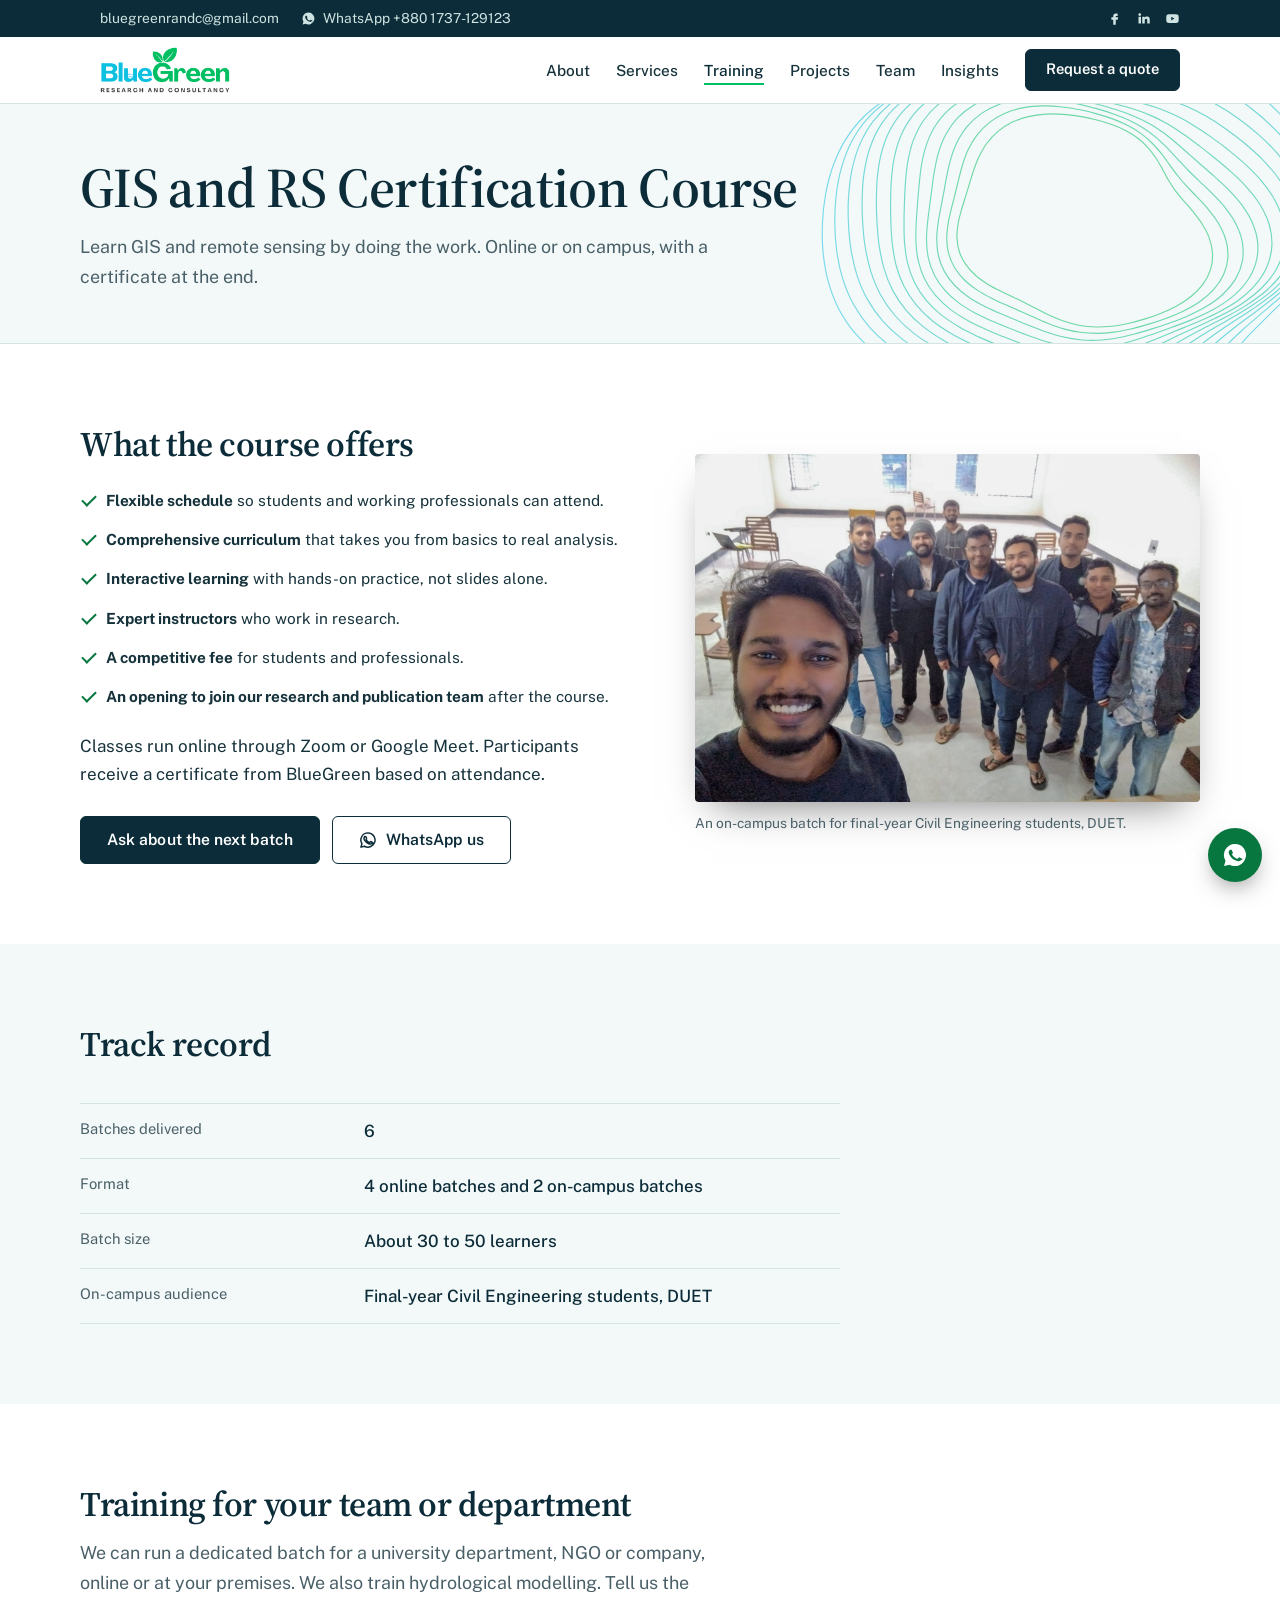
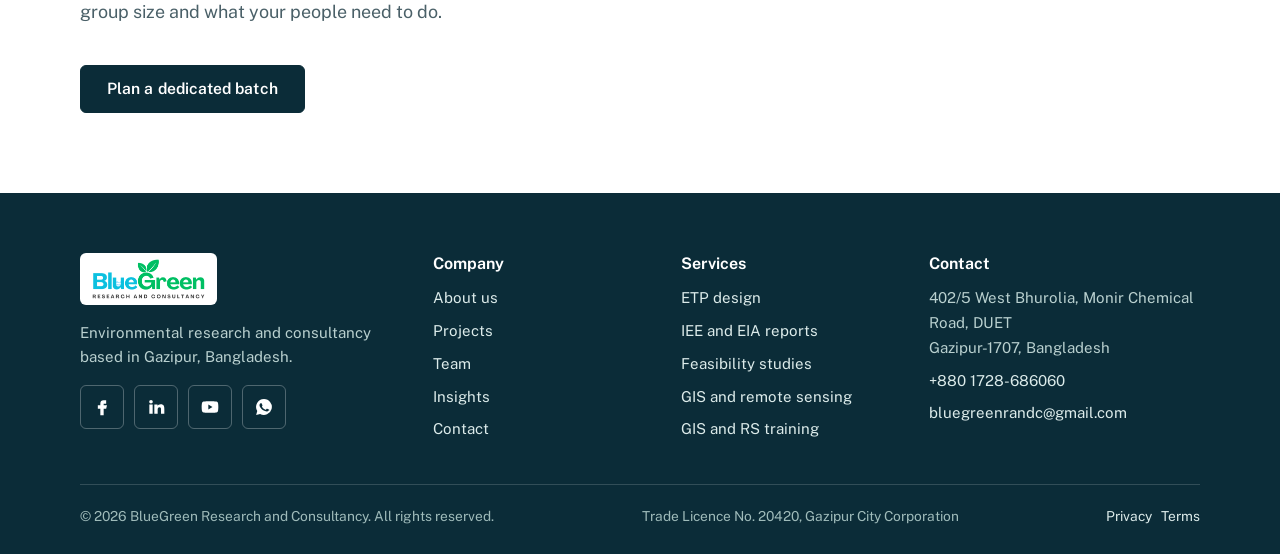
<file: training.html>
<!DOCTYPE html>
<html lang="en"><head><meta charset="utf-8">
<meta name="viewport" content="width=device-width, initial-scale=1">
<title>GIS and RS Certification Course | BlueGreen Research and Consultancy</title>
<meta name="description" content="BlueGreen&#x27;s GIS and Remote Sensing Certification Course: online or on campus, hands-on, with a certificate. Six batches delivered.">
<meta name="theme-color" content="#0b2c38">
<meta property="og:type" content="website"><meta property="og:site_name" content="BlueGreen Research and Consultancy">
<meta property="og:title" content="GIS and RS Certification Course | BlueGreen Research and Consultancy"><meta property="og:description" content="BlueGreen&#x27;s GIS and Remote Sensing Certification Course: online or on campus, hands-on, with a certificate. Six batches delivered.">

<link rel="icon" href="favicon.png" sizes="48x48"><link rel="icon" href="favicon-192.png" sizes="192x192" type="image/png"><link rel="apple-touch-icon" href="apple-touch-icon.png">
<link rel="preconnect" href="https://fonts.googleapis.com"><link rel="preconnect" href="https://fonts.gstatic.com" crossorigin>
<link href="https://fonts.googleapis.com/css2?family=Public+Sans:wght@400;500;600;700&family=Source+Serif+4:opsz,wght@8..60,500;8..60,600&display=swap" rel="stylesheet">
<link rel="stylesheet" href="style.css">
<script>document.documentElement.className+=" js"</script>
</head><body>
<a class="skip" href="#main">Skip to content</a>
<div class="topbar"><div class="wrap topbar-in">
<div class="tb-left"><a href="mailto:bluegreenrandc@gmail.com">bluegreenrandc@gmail.com</a><a href="https://wa.me/8801737129123?text=Hello%20BlueGreen%2C%20I%20would%20like%20to%20discuss%20a%20project." rel="noopener"><svg viewBox="0 0 24 24" aria-hidden="true"><path d="M12 2.5a9.5 9.5 0 0 0-8.1 14.4L2.6 21.5l4.7-1.2A9.5 9.5 0 1 0 12 2.5zm5.3 13.6c-.2.6-1.300 1.200-1.800 1.200-.5.100-1 .2-3.200-.7-2.700-1.100-4.400-3.800-4.600-4-.1-.2-1.100-1.400-1.100-2.700s.7-1.900.9-2.200c.2-.3.500-.3.700-.3h.5c.2 0 .4 0 .6.500l.8 1.900c.1.200.1.400 0 .6l-.4.600c-.2.200-.3.400-.1.700.2.300.8 1.300 1.700 2.100 1.100 1 2.100 1.300 2.400 1.500.3.100.5.100.6-.1l.9-1c.2-.3.400-.2.700-.1l1.800.9c.3.100.5.200.5.300.1.200.1.800-.1 1.300z"/></svg>WhatsApp +880 1737-129123</a></div>
<div class="tb-right"><a href="https://www.facebook.com/bluegreenrand" rel="noopener" aria-label="Facebook"><svg viewBox="0 0 24 24" aria-hidden="true"><path d="M14 8h3V4h-3a4 4 0 0 0-4 4v2H7v4h3v8h4v-8h3l1-4h-4V8z"/></svg></a><a href="https://www.linkedin.com/company/bluegreen-research-and-consuntancy/" rel="noopener" aria-label="LinkedIn"><svg viewBox="0 0 24 24" aria-hidden="true"><path d="M4 9h4v11H4zM6 3.5a2.2 2.2 0 1 1 0 4.4 2.2 2.2 0 0 1 0-4.4zM10 9h3.8v1.6c.6-1 1.9-1.9 3.8-1.9 4 0 4.4 2.6 4.4 6V20h-4v-4.8c0-1.3 0-2.9-1.8-2.9s-2.2 1.4-2.2 2.8V20h-4z"/></svg></a><a href="https://www.youtube.com/@BlueGreenResearchandConsultanc" rel="noopener" aria-label="YouTube"><svg viewBox="0 0 24 24" aria-hidden="true"><path d="M21.6 7.2a2.5 2.5 0 0 0-1.8-1.8C18.2 5 12 5 12 5s-6.2 0-7.8.4A2.5 2.5 0 0 0 2.4 7.2C2 8.8 2 12 2 12s0 3.2.4 4.8a2.5 2.5 0 0 0 1.8 1.8C5.8 19 12 19 12 19s6.2 0 7.8-.4a2.5 2.5 0 0 0 1.8-1.8c.4-1.6.4-4.8.4-4.8s0-3.2-.4-4.8zM10 15V9l5 3z"/></svg></a></div>
</div></div>
<header class="site-header"><nav class="wrap nav" aria-label="Main">
<a class="brand" href="index.html"><img src="logo.png" width="130" height="46" alt="BlueGreen Research and Consultancy - home"></a>
<button class="nav-toggle" type="button" aria-expanded="false" aria-controls="menu"><span></span><span></span><span></span><span class="sr">Menu</span></button>
<ul id="menu" class="menu"><li><a href="about.html">About</a></li><li><a href="services.html">Services</a></li><li><a href="training.html" aria-current="page">Training</a></li><li><a href="projects.html">Projects</a></li><li><a href="team.html">Team</a></li><li><a href="insights.html">Insights</a></li><li><a class="btn btn-sm" href="contact.html">Request a quote</a></li></ul>
</nav></header>
<main id="main">
<div class="page-head"><div class="wrap"><h1>GIS and RS Certification Course</h1><p class="lead">Learn GIS and remote sensing by doing the work. Online or on campus, with a certificate at the end.</p></div></div>

<section><div class="wrap split">
<div><h2>What the course offers</h2>
<ul class="ticks" style="margin-top:22px;gap:14px">
<li><b>Flexible schedule</b> so students and working professionals can attend.</li>
<li><b>Comprehensive curriculum</b> that takes you from basics to real analysis.</li>
<li><b>Interactive learning</b> with hands-on practice, not slides alone.</li>
<li><b>Expert instructors</b> who work in research.</li>
<li><b>A competitive fee</b> for students and professionals.</li>
<li><b>An opening to join our research and publication team</b> after the course.</li>
</ul>
<p style="margin-top:22px">Classes run online through Zoom or Google Meet. Participants receive a certificate from BlueGreen based on attendance.</p>
<div class="btn-row"><a class="btn" href="contact.html?topic=training">Ask about the next batch</a><a class="btn btn-line" href="https://wa.me/8801737129123?text=Hello%20BlueGreen%2C%20please%20tell%20me%20about%20the%20next%20GIS%20and%20RS%20training%20batch." rel="noopener"><svg viewBox="0 0 24 24" aria-hidden="true"><path d="M12 2.5a9.5 9.5 0 0 0-8.1 14.4L2.6 21.5l4.7-1.2A9.5 9.5 0 1 0 12 2.5zm5.3 13.6c-.2.6-1.300 1.200-1.800 1.200-.5.100-1 .2-3.200-.7-2.700-1.100-4.400-3.800-4.600-4-.1-.2-1.100-1.400-1.100-2.700s.7-1.900.9-2.200c.2-.3.500-.3.700-.3h.5c.2 0 .4 0 .6.500l.8 1.900c.1.200.1.400 0 .6l-.4.600c-.2.200-.3.400-.1.700.2.300.8 1.300 1.700 2.100 1.100 1 2.100 1.300 2.400 1.500.3.100.5.100.6-.1l.9-1c.2-.3.400-.2.700-.1l1.800.9c.3.100.5.200.5.300.1.200.1.800-.1 1.300z"/></svg>WhatsApp us</a></div>
</div>
<figure class="photo"><img src="images/training-civil-duet.jpg" width="1600" height="1102" loading="lazy" alt="Trainers and final-year Civil Engineering students after an on-campus GIS training session at DUET"><figcaption style="color:var(--muted)">An on-campus batch for final-year Civil Engineering students, DUET.</figcaption></figure>
</div></section>

<section class="mist"><div class="wrap">
<div class="sec-head"><h2>Track record</h2></div>
<dl class="ledger light" style="max-width:760px">
<div><dt>Batches delivered</dt><dd>6</dd></div>
<div><dt>Format</dt><dd>4 online batches and 2 on-campus batches</dd></div>
<div><dt>Batch size</dt><dd>About 30 to 50 learners</dd></div>
<div><dt>On-campus audience</dt><dd>Final-year Civil Engineering students, DUET</dd></div>
</dl></div></section>

<section><div class="wrap">
<div class="sec-head"><h2>Training for your team or department</h2><p class="lead">We can run a dedicated batch for a university department, NGO or company, online or at your premises. We also train hydrological modelling. Tell us the group size and what your people need to do.</p></div>
<a class="btn" href="contact.html?topic=training">Plan a dedicated batch</a>
</div></section>
</main>
<footer><div class="wrap">
<div class="foot-grid">
<div><a class="brand-box" href="index.html"><img src="logo.png" width="113" height="40" alt="BlueGreen Research and Consultancy"></a>
<p>Environmental research and consultancy based in Gazipur, Bangladesh.</p>
<div class="socials"><a href="https://www.facebook.com/bluegreenrand" rel="noopener" aria-label="Facebook"><svg viewBox="0 0 24 24" aria-hidden="true"><path d="M14 8h3V4h-3a4 4 0 0 0-4 4v2H7v4h3v8h4v-8h3l1-4h-4V8z"/></svg></a><a href="https://www.linkedin.com/company/bluegreen-research-and-consuntancy/" rel="noopener" aria-label="LinkedIn"><svg viewBox="0 0 24 24" aria-hidden="true"><path d="M4 9h4v11H4zM6 3.5a2.2 2.2 0 1 1 0 4.4 2.2 2.2 0 0 1 0-4.4zM10 9h3.8v1.6c.6-1 1.9-1.9 3.8-1.9 4 0 4.4 2.6 4.4 6V20h-4v-4.8c0-1.3 0-2.9-1.8-2.9s-2.2 1.4-2.2 2.8V20h-4z"/></svg></a><a href="https://www.youtube.com/@BlueGreenResearchandConsultanc" rel="noopener" aria-label="YouTube"><svg viewBox="0 0 24 24" aria-hidden="true"><path d="M21.6 7.2a2.5 2.5 0 0 0-1.8-1.8C18.2 5 12 5 12 5s-6.2 0-7.8.4A2.5 2.5 0 0 0 2.4 7.2C2 8.8 2 12 2 12s0 3.2.4 4.8a2.5 2.5 0 0 0 1.8 1.8C5.8 19 12 19 12 19s6.2 0 7.8-.4a2.5 2.5 0 0 0 1.8-1.8c.4-1.6.4-4.8.4-4.8s0-3.2-.4-4.8zM10 15V9l5 3z"/></svg></a><a href="https://wa.me/8801737129123?text=Hello%20BlueGreen%2C%20I%20would%20like%20to%20discuss%20a%20project." rel="noopener" aria-label="WhatsApp"><svg viewBox="0 0 24 24" aria-hidden="true"><path d="M12 2.5a9.5 9.5 0 0 0-8.1 14.4L2.6 21.5l4.7-1.2A9.5 9.5 0 1 0 12 2.5zm5.3 13.6c-.2.6-1.300 1.200-1.800 1.200-.5.100-1 .2-3.200-.7-2.700-1.100-4.400-3.800-4.600-4-.1-.2-1.100-1.400-1.100-2.700s.7-1.900.9-2.200c.2-.3.500-.3.700-.3h.5c.2 0 .4 0 .6.500l.8 1.900c.1.200.1.400 0 .6l-.4.600c-.2.200-.3.400-.1.700.2.300.8 1.300 1.700 2.100 1.100 1 2.100 1.300 2.400 1.500.3.100.5.100.6-.1l.9-1c.2-.3.400-.2.700-.1l1.800.9c.3.100.5.200.5.300.1.200.1.800-.1 1.300z"/></svg></a></div></div>
<div><h3>Company</h3><ul><li><a href="about.html">About us</a></li><li><a href="projects.html">Projects</a></li><li><a href="team.html">Team</a></li><li><a href="insights.html">Insights</a></li><li><a href="contact.html">Contact</a></li></ul></div>
<div><h3>Services</h3><ul><li><a href="services.html#etp">ETP design</a></li><li><a href="services.html#iee-eia">IEE and EIA reports</a></li><li><a href="services.html#feasibility">Feasibility studies</a></li><li><a href="services.html#gis">GIS and remote sensing</a></li><li><a href="training.html">GIS and RS training</a></li></ul></div>
<div><h3>Contact</h3><ul><li>402/5 West Bhurolia, Monir Chemical Road, DUET<br>Gazipur-1707, Bangladesh</li><li><a href="tel:+8801728686060">+880 1728-686060</a></li><li><a href="mailto:bluegreenrandc@gmail.com">bluegreenrandc@gmail.com</a></li></ul></div>
</div>
<div class="foot-base"><span>&copy; <span id="year">2026</span> BlueGreen Research and Consultancy. All rights reserved.</span>
<span>Trade Licence No. 20420, Gazipur City Corporation</span>
<span><a href="privacy.html">Privacy</a> &nbsp; <a href="terms.html">Terms</a></span></div>
</div></footer>
<a class="wa" href="https://wa.me/8801737129123?text=Hello%20BlueGreen%2C%20I%20would%20like%20to%20discuss%20a%20project." rel="noopener" aria-label="Chat with us on WhatsApp"><svg viewBox="0 0 24 24" aria-hidden="true"><path d="M12 2.5a9.5 9.5 0 0 0-8.1 14.4L2.6 21.5l4.7-1.2A9.5 9.5 0 1 0 12 2.5zm5.3 13.6c-.2.6-1.300 1.200-1.800 1.200-.5.100-1 .2-3.200-.7-2.700-1.100-4.400-3.800-4.600-4-.1-.2-1.100-1.400-1.100-2.700s.7-1.900.9-2.200c.2-.3.500-.3.700-.3h.5c.2 0 .4 0 .6.500l.8 1.900c.1.200.1.400 0 .6l-.4.600c-.2.200-.3.400-.1.700.2.300.8 1.300 1.700 2.100 1.100 1 2.100 1.300 2.400 1.500.3.100.5.100.6-.1l.9-1c.2-.3.400-.2.700-.1l1.800.9c.3.100.5.200.5.300.1.200.1.800-.1 1.300z"/></svg></a>
<script src="script.js"></script>
</body></html>
</file>
<file: style.css>
/* BlueGreen Research and Consultancy – site styles
   Palette: river ink + tide blue, with the logo's leaf green and cyan as accents. */
:root{
  --ink:#0b2c38; --ink-2:#12404f; --tide:#0e6a82; --cyan:#12c0e0; --leaf:#00be63; --leaf-deep:#08773f;
  --paper:#fff; --mist:#f3f8f8; --silt:#d5e3e2; --text:#16323b; --muted:#4a6068;
  --tint-leaf:#e7f6ee; --tint-cyan:#e4f4f9;
  --w:1120px;
  --serif:"Source Serif 4",Georgia,"Times New Roman",serif;
  --sans:"Public Sans","Segoe UI",system-ui,-apple-system,Arial,sans-serif;
}
*{box-sizing:border-box}
html{scroll-behavior:smooth;-webkit-text-size-adjust:100%}
body{margin:0;font:400 17px/1.65 var(--sans);color:var(--text);background:var(--paper);-webkit-font-smoothing:antialiased}
img{max-width:100%;height:auto}
a{color:var(--tide);text-underline-offset:3px}
a:hover{color:var(--ink)}
:focus-visible{outline:3px solid var(--tide);outline-offset:3px;border-radius:3px}
.dark :focus-visible,.topbar :focus-visible,footer :focus-visible{outline-color:var(--cyan)}
.sr{position:absolute;width:1px;height:1px;overflow:hidden;clip:rect(0 0 0 0);white-space:nowrap}
.skip{position:absolute;left:12px;top:-60px;background:var(--ink);color:#fff;padding:10px 16px;border-radius:6px;z-index:50}
.skip:focus{top:12px}

h1,h2{font-family:var(--serif);color:var(--ink);font-weight:600;letter-spacing:-.012em;margin:0}
h1{font-size:clamp(2.2rem,4.6vw,3.5rem);line-height:1.08}
h2{font-size:clamp(1.65rem,2.7vw,2.2rem);line-height:1.2}
h3{font:650 1.12rem/1.35 var(--sans);color:var(--ink);margin:0 0 6px}
p{margin:0 0 1em}
.lead{font-size:1.12rem;color:var(--muted);max-width:60ch}
.wrap{max-width:var(--w);margin:0 auto}
section{padding:80px 20px}
.mist{background:var(--mist)}
.sec-head{margin-bottom:38px}
.sec-head p{margin:12px 0 0}

/* ---------- top bar & header ---------- */
.topbar{background:var(--ink);color:#cfe3e2;font-size:.86rem}
.topbar-in{display:flex;justify-content:space-between;gap:12px;align-items:center;padding:7px 20px;flex-wrap:wrap}
.topbar a{color:#cfe3e2;text-decoration:none;display:inline-flex;align-items:center;gap:7px}
.topbar a:hover{color:#fff}
.tb-left{display:flex;gap:22px;flex-wrap:wrap}
.tb-right{display:flex;gap:14px}
.topbar svg{width:15px;height:15px;fill:currentColor}
.site-header{position:sticky;top:0;z-index:30;background:rgba(255,255,255,.96);backdrop-filter:saturate(1.4) blur(8px);border-bottom:1px solid var(--silt)}
.nav{display:flex;align-items:center;gap:28px;padding:10px 20px}
.brand{display:flex;margin-right:auto}
.brand img{height:46px;width:auto;display:block}
.menu{display:flex;align-items:center;gap:26px;list-style:none;margin:0;padding:0}
.menu a:not(.btn){color:var(--text);text-decoration:none;font-weight:500;font-size:.96rem;padding:6px 0;background:linear-gradient(var(--leaf),var(--leaf)) 0 100%/0 2px no-repeat;transition:background-size .25s ease,color .2s}
.menu a:not(.btn):hover{color:var(--ink);background-size:100% 2px}
.menu a[aria-current]:not(.btn){color:var(--ink);background-size:100% 2px}
.nav-toggle{display:none;width:44px;height:44px;border:1px solid var(--silt);border-radius:6px;background:#fff;cursor:pointer;padding:0;position:relative}
.nav-toggle span:not(.sr){position:absolute;left:11px;right:11px;height:2px;background:var(--ink);border-radius:2px;transition:transform .25s,opacity .2s,top .25s}
.nav-toggle span:nth-child(1){top:15px}.nav-toggle span:nth-child(2){top:21px}.nav-toggle span:nth-child(3){top:27px}
.nav-toggle[aria-expanded=true] span:nth-child(1){top:21px;transform:rotate(45deg)}
.nav-toggle[aria-expanded=true] span:nth-child(2){opacity:0}
.nav-toggle[aria-expanded=true] span:nth-child(3){top:21px;transform:rotate(-45deg)}

/* ---------- buttons ---------- */
.btn{--bg:var(--ink);--fg:#fff;--sweep:var(--leaf-deep);--bd:var(--ink);
  display:inline-flex;align-items:center;justify-content:center;gap:9px;min-height:48px;padding:0 26px;border-radius:6px;
  font:600 .98rem/1 var(--sans);letter-spacing:.005em;text-decoration:none;cursor:pointer;
  background:var(--bg);color:var(--fg);border:1.5px solid var(--bd);position:relative;overflow:hidden;isolation:isolate;
  transition:color .25s,border-color .25s,box-shadow .25s,transform .15s}
.btn::before{content:"";position:absolute;inset:0;background:var(--sweep);transform:translateX(-101%);transition:transform .32s cubic-bezier(.3,.7,.2,1);z-index:-1}
.btn:hover{color:var(--fg);border-color:var(--sweep);box-shadow:0 10px 22px -10px rgba(11,44,56,.55)}
.btn:hover::before{transform:none}
.btn:active{transform:translateY(1px)}
.btn svg{width:18px;height:18px;fill:none;stroke:currentColor;stroke-width:2;stroke-linecap:round;stroke-linejoin:round;flex:none}
.btn-line{--bg:transparent;--fg:var(--ink);--sweep:var(--ink);--bd:var(--ink)}
.btn-line:hover{color:#fff}
.btn-leaf{--bg:var(--leaf);--fg:#04281a;--sweep:#fff;--bd:var(--leaf)}
.btn-leaf:hover{color:var(--ink)}
.btn-ghost-light{--bg:transparent;--fg:#fff;--sweep:#fff;--bd:rgba(255,255,255,.55)}
.btn-ghost-light:hover{color:var(--ink)}
.btn-sm{min-height:42px;padding:0 20px;font-size:.92rem}
.btn-row{display:flex;flex-wrap:wrap;gap:12px;margin-top:28px}

/* ---------- hero ---------- */
.hero{padding:44px 20px 56px;background:linear-gradient(180deg,#fff 0%,var(--mist) 100%);overflow:hidden}
.hero-grid{display:grid;grid-template-columns:1.02fr .98fr;gap:40px;align-items:center}
.hero h1{max-width:15em}
.hero .lead{margin:22px 0 0}
.hero-note{margin-top:30px;padding-top:18px;border-top:1px solid var(--silt);color:var(--muted);font-size:.93rem;max-width:46ch}
.hero-note b{color:var(--ink);font-weight:650}
.emblem{position:relative;aspect-ratio:640/560;width:100%;max-width:600px;margin-left:auto}
.emblem svg{position:absolute;inset:0;width:100%;height:100%;overflow:visible}
.emblem .contours{fill:none;stroke-width:1.5;opacity:.7}
.emblem .rip{fill:none;stroke:var(--cyan);stroke-width:1.6}
.emblem img{position:absolute;left:50%;top:50%;width:50%;transform:translate(-50%,-50%);filter:drop-shadow(0 6px 18px rgba(255,255,255,.9))}
.js .contours path{stroke-dasharray:1;stroke-dashoffset:1;animation:draw 2.6s cubic-bezier(.45,0,.2,1) forwards;animation-delay:calc(var(--i)*80ms)}
.js .emblem img{opacity:0;animation:logo-in .9s ease-out 1.1s forwards}
.rip{transform-box:fill-box;transform-origin:center;opacity:0;animation:ripple 8s ease-out infinite;animation-delay:calc(2.2s + var(--r)*2.6s)}
.contours{transform-origin:320px 280px;animation:breathe 16s ease-in-out 3s infinite alternate}
@keyframes draw{to{stroke-dashoffset:0}}
@keyframes logo-in{from{opacity:0;transform:translate(-50%,-47%) scale(.96)}to{opacity:1;transform:translate(-50%,-50%) scale(1)}}
@keyframes ripple{0%{transform:scale(.9);opacity:0}14%{opacity:.6}100%{transform:scale(2.45);opacity:0}}
@keyframes breathe{from{transform:scale(1)}to{transform:scale(1.035) rotate(1.2deg)}}

/* ---------- inner page header ---------- */
.page-head{padding:54px 20px 52px;background:var(--mist) url(images/contours.svg) no-repeat right -60px center/520px;border-bottom:1px solid var(--silt)}
.page-head p{margin:14px 0 0}

/* ---------- ruled lists ---------- */
.svc-grid{display:grid;grid-template-columns:1fr 1fr;gap:0 56px}
.svc{display:grid;grid-template-columns:34px 1fr;gap:16px;padding:26px 0;border-top:1px solid var(--silt)}
.svc svg,.row .ico{width:30px;height:30px;fill:none;stroke:var(--tide);stroke-width:1.6;stroke-linecap:round;stroke-linejoin:round}
.svc p{margin:0;color:var(--muted);font-size:.97rem}
.more{margin-top:22px;font-weight:600}
.rows{border-top:2px solid var(--ink)}
.row{display:grid;grid-template-columns:minmax(220px,.8fr) 2fr;gap:12px 40px;padding:32px 0;border-bottom:1px solid var(--silt)}
.row h3{display:flex;gap:12px;align-items:flex-start;font-size:1.18rem}
.row .ico{flex:none;margin-top:2px}
.row p{color:var(--muted);max-width:62ch}
.ticks{list-style:none;margin:14px 0 0;padding:0;display:grid;gap:8px}
.ticks li{position:relative;padding-left:26px;font-size:.96rem}
.ticks li::before{content:"";position:absolute;left:2px;top:.45em;width:12px;height:6px;border-left:2px solid var(--leaf-deep);border-bottom:2px solid var(--leaf-deep);transform:rotate(-45deg)}
.group-title{margin:56px 0 18px;font-size:1.5rem}
.group-title:first-child{margin-top:0}

/* who we work with */
.four{display:grid;grid-template-columns:repeat(4,1fr);gap:28px}
.four>div{padding-top:18px;border-top:4px solid var(--leaf)}
.four>div:nth-child(2){border-color:var(--cyan)}
.four>div:nth-child(3){border-color:var(--tide)}
.four>div:nth-child(4){border-color:var(--ink)}
.four p{color:var(--muted);font-size:.96rem;margin:0}

/* process */
.steps{list-style:none;counter-reset:s;margin:0;padding:0;display:grid;grid-template-columns:repeat(6,1fr);gap:22px}
.steps li{counter-increment:s;position:relative;padding-top:30px;border-top:2px solid var(--silt)}
.steps li::before{content:counter(s);position:absolute;top:-15px;left:0;width:28px;height:28px;border-radius:50%;background:var(--ink);color:#fff;font:600 .85rem/28px var(--sans);text-align:center}
.steps li:last-child::before{background:var(--leaf-deep)}
.steps h3{font-size:1rem}
.steps p{font-size:.92rem;color:var(--muted);margin:0}

/* dark band with photo + ledger */
.dark{background:var(--ink);color:#dcebea}
.dark h2{color:#fff}
.dark .lead,.dark p{color:#b9d0cf}
.split{display:grid;grid-template-columns:1.05fr .95fr;gap:56px;align-items:center}
.photo{margin:0}
.photo img{display:block;width:100%;border-radius:4px;box-shadow:0 18px 40px -18px rgba(0,0,0,.55)}
.photo figcaption{font-size:.86rem;color:#9fbbba;margin-top:10px}
.ledger{margin:26px 0 0;display:grid}
.ledger div{display:grid;grid-template-columns:minmax(120px,.9fr) 1.6fr;gap:16px;padding:13px 0;border-top:1px solid rgba(255,255,255,.18)}
.ledger div:last-child{border-bottom:1px solid rgba(255,255,255,.18)}
.ledger dt{color:#9fbbba;font-size:.92rem}
.ledger dd{margin:0;color:#fff;font-weight:500}
.ledger.light div{border-color:var(--silt)}
.ledger.light dt{color:var(--muted)}
.ledger.light dd{color:var(--ink)}
.dark .btn-row .btn-line{--fg:#fff;--bd:rgba(255,255,255,.55);--sweep:#fff}
.dark .btn-row .btn-line:hover{color:var(--ink)}

/* project / news rows */
.strip{display:grid;grid-template-columns:1fr 1.2fr;gap:0;border:1px solid var(--silt);border-radius:6px;overflow:hidden;background:#fff}
.strip img{width:100%;height:100%;min-height:240px;object-fit:cover;display:block}
.strip>div{padding:34px 36px}
.chip{display:inline-block;font:600 .82rem/1 var(--sans);padding:6px 12px;border-radius:99px;background:var(--tint-cyan);color:#0a566b;margin-bottom:14px}
.chip.done{background:var(--tint-leaf);color:#075f33}
.proj{display:grid;grid-template-columns:200px 1fr;gap:12px 40px;padding:30px 0;border-bottom:1px solid var(--silt)}
.proj:first-child{border-top:2px solid var(--ink)}
.proj p{color:var(--muted);max-width:64ch}
.proj .chip{margin:0}
.proj dl{display:grid;grid-template-columns:auto 1fr;gap:4px 18px;margin:14px 0 0;font-size:.93rem}
.proj dt{color:var(--muted)}.proj dd{margin:0;color:var(--ink)}
.linklist{list-style:none;margin:0;padding:0;border-top:1px solid var(--silt)}
.linklist li{border-bottom:1px solid var(--silt)}
.linklist a{display:flex;justify-content:space-between;gap:20px;padding:18px 0;color:var(--ink);text-decoration:none;font:600 1.05rem/1.4 var(--serif)}
.linklist a:hover{color:var(--tide)}
.linklist span{font:400 .93rem var(--sans);color:var(--muted);max-width:44ch}

/* team */
.team{display:grid;grid-template-columns:repeat(3,1fr);gap:28px}
.person{padding:24px 0 0;border-top:1px solid var(--silt)}
.avatar{width:84px;height:84px;border-radius:50%;display:grid;place-items:center;background:var(--ink);color:#fff;font:600 1.5rem var(--serif);margin-bottom:16px;box-shadow:0 0 0 4px #fff,0 0 0 5px var(--leaf)}
.person:nth-child(3n+2) .avatar{background:var(--tide);box-shadow:0 0 0 4px #fff,0 0 0 5px var(--cyan)}
.person:nth-child(3n) .avatar{background:var(--leaf-deep);box-shadow:0 0 0 4px #fff,0 0 0 5px var(--leaf)}
.person .role{color:var(--tide);font-weight:600;font-size:.95rem;margin:0 0 4px}
.person p:last-child{color:var(--muted);font-size:.95rem;margin:0}

/* three-column text */
.three{display:grid;grid-template-columns:repeat(3,1fr);gap:36px}
.three h3{font-family:var(--serif);font-size:1.25rem;font-weight:600}
.three p{color:var(--muted);margin:0}

/* insights */
.post{border-top:1px solid var(--silt)}
.post:last-of-type{border-bottom:1px solid var(--silt)}
.post summary{list-style:none;cursor:pointer;display:flex;justify-content:space-between;align-items:center;gap:20px;padding:22px 0;font:600 1.18rem/1.35 var(--serif);color:var(--ink)}
.post summary::-webkit-details-marker{display:none}
.post summary::after{content:"";flex:none;width:12px;height:12px;border-right:2px solid var(--tide);border-bottom:2px solid var(--tide);transform:rotate(45deg) translateY(-3px);transition:transform .25s}
.post[open] summary::after{transform:rotate(-135deg) translate(-2px,-2px)}
.post .body{padding:0 0 26px;max-width:66ch;animation:open .35s ease}
.post .body p{color:var(--muted)}
@keyframes open{from{opacity:0;transform:translateY(-6px)}to{opacity:1;transform:none}}

/* cta */
.cta{background:var(--tint-leaf);padding:72px 20px}
.cta-in{display:flex;justify-content:space-between;align-items:center;gap:30px;flex-wrap:wrap}
.cta p{margin:10px 0 0;color:var(--muted);max-width:52ch}
.cta .btn-row{margin:0}

/* contact */
.contact{display:grid;grid-template-columns:1fr 1.1fr;gap:56px;align-items:start}
.contact address{font-style:normal}
.contact .item{padding:16px 0;border-top:1px solid var(--silt)}
.contact .item:last-of-type{border-bottom:1px solid var(--silt)}
.contact .item b{display:block;color:var(--ink);font-weight:650;font-size:.95rem;margin-bottom:2px}
.socials{display:flex;gap:10px;margin-top:6px}
.socials a{width:44px;height:44px;border:1px solid var(--silt);border-radius:6px;display:grid;place-items:center;color:var(--ink);transition:background .2s,color .2s,border-color .2s}
.socials a:hover{background:var(--ink);color:#fff;border-color:var(--ink)}
.socials svg{width:20px;height:20px;fill:currentColor}
.map{margin-top:26px;border:1px solid var(--silt);border-radius:6px;overflow:hidden;line-height:0}
.map iframe{width:100%;height:280px;border:0}
form{display:grid;gap:16px;background:var(--mist);padding:30px;border-radius:6px;border:1px solid var(--silt)}
.field{display:grid;gap:6px}
.two{display:grid;grid-template-columns:1fr 1fr;gap:16px}
label{font-weight:600;font-size:.9rem;color:var(--ink)}
label small{font-weight:400;color:var(--muted)}
input,select,textarea{width:100%;padding:12px 14px;border:1px solid #b9cfcd;border-radius:6px;background:#fff;color:var(--text);font:inherit;font-size:.98rem}
input:focus,select:focus,textarea:focus{outline:3px solid rgba(14,106,130,.28);border-color:var(--tide)}
textarea{min-height:140px;resize:vertical}
.hp{position:absolute;left:-9999px}
.form-status{min-height:1.4em;font-size:.95rem;margin:0}
.form-status.ok{color:var(--leaf-deep)}.form-status.err{color:#a3261f}

/* legal text */
.prose{max-width:70ch}
.prose h2{font-size:1.4rem;margin:34px 0 8px}
.prose p,.prose li{color:var(--muted)}

/* footer */
footer{background:var(--ink);color:#b9d0cf;padding:60px 20px 26px;font-size:.94rem}
footer a{color:#dcebea;text-decoration:none}
footer a:hover{color:var(--cyan);text-decoration:underline}
.foot-grid{display:grid;grid-template-columns:1.5fr 1fr 1fr 1.3fr;gap:40px}
footer h3{color:#fff;font-size:1rem;margin-bottom:12px}
footer ul{list-style:none;margin:0;padding:0;display:grid;gap:8px}
footer .brand-box{display:inline-flex;background:#fff;border-radius:6px;padding:6px 12px;margin-bottom:16px}
footer .brand-box img{height:40px;width:auto;display:block}
footer .socials a{background:transparent;border-color:rgba(255,255,255,.28);color:#fff}
footer .socials a:hover{background:#fff;color:var(--ink);border-color:#fff}
.foot-base{margin-top:42px;padding-top:20px;border-top:1px solid rgba(255,255,255,.16);display:flex;flex-wrap:wrap;gap:10px 28px;justify-content:space-between;font-size:.86rem;color:#9fbbba}
.foot-base span+span{display:inline}

/* floating whatsapp */
.wa{position:fixed;right:18px;bottom:18px;z-index:40;width:54px;height:54px;border-radius:50%;background:var(--leaf-deep);color:#fff;display:grid;place-items:center;box-shadow:0 10px 24px -8px rgba(0,0,0,.5);transition:transform .2s,background .2s}
.wa:hover{background:var(--ink);transform:translateY(-2px);color:#fff}
.wa svg{width:28px;height:28px;fill:#fff}

/* ---------- responsive ---------- */
@media (max-width:1000px){
  .steps{grid-template-columns:repeat(3,1fr);row-gap:40px}
  .foot-grid{grid-template-columns:1fr 1fr}
  .four{grid-template-columns:1fr 1fr}
}
@media (max-width:960px){
  .nav-toggle{display:block}
  .menu{position:absolute;left:0;right:0;top:100%;background:#fff;border-bottom:1px solid var(--silt);flex-direction:column;align-items:stretch;gap:0;padding:6px 20px 18px;
    box-shadow:0 20px 30px -20px rgba(11,44,56,.35);opacity:0;visibility:hidden;transform:translateY(-8px);transition:opacity .2s,transform .25s,visibility .25s}
  .menu.open{opacity:1;visibility:visible;transform:none}
  .menu li{border-bottom:1px solid var(--silt)}
  .menu li:last-child{border:0;padding-top:14px}
  .menu a:not(.btn){display:block;padding:14px 0;background:none}
  .menu a[aria-current]:not(.btn){color:var(--tide)}
  .nav{position:relative}
}
@media (max-width:860px){
  section{padding:60px 20px}
  .hero{padding:28px 20px 56px}
  .hero-grid,.split,.contact,.strip{grid-template-columns:1fr}
  .emblem{max-width:400px;margin:0 auto;order:-1}
  .svc-grid{grid-template-columns:1fr;gap:0}
  .row,.proj{grid-template-columns:1fr}
  .three,.team{grid-template-columns:1fr}
  .strip img{min-height:200px;max-height:260px}
  .page-head{background-size:380px;background-position:right -120px bottom -40px}
  .tb-left a:nth-child(2){display:none}
}
@media (max-width:560px){
  .steps{grid-template-columns:1fr 1fr}
  .four,.foot-grid,.two{grid-template-columns:1fr}
  .btn-row .btn{width:100%}
  .strip>div{padding:26px 22px}
  form{padding:22px}
  .brand img{height:40px}
  .ledger div{grid-template-columns:1fr;gap:2px}
}
@media (prefers-reduced-motion:reduce){
  *,*::before,*::after{animation-duration:.01ms!important;animation-iteration-count:1!important;transition-duration:.01ms!important;scroll-behavior:auto!important}
  .js .contours path{stroke-dashoffset:0}
  .js .emblem img{opacity:1}
  .rip{display:none}
}

/* photos */
.wide{margin:0 0 8px}
.wide img{width:100%;height:340px;object-fit:cover;display:block;border-radius:4px}
.wide figcaption{font-size:.88rem;color:var(--muted);margin-top:8px}
.mosaic{display:grid;grid-template-columns:1.4fr 1fr 1fr;grid-template-rows:230px 230px;gap:12px}
.mosaic figure{margin:0;overflow:hidden;border-radius:4px;background:var(--silt)}
.mosaic img{width:100%;height:100%;object-fit:cover;display:block;transition:transform .6s ease}
.mosaic figure:hover img{transform:scale(1.04)}
.mosaic .big{grid-row:span 2}
.mosaic .wd{grid-column:span 2}
.avatar-img{width:84px;height:84px;border-radius:50%;object-fit:cover;object-position:50% 25%;display:block;margin-bottom:16px;box-shadow:0 0 0 4px #fff,0 0 0 5px var(--leaf)}
@media (max-width:860px){.mosaic{grid-template-columns:1fr 1fr;grid-template-rows:200px 160px 160px}.mosaic .big{grid-column:span 2;grid-row:auto}.mosaic .wd{grid-column:span 2}.wide img{height:240px}}
</file>
